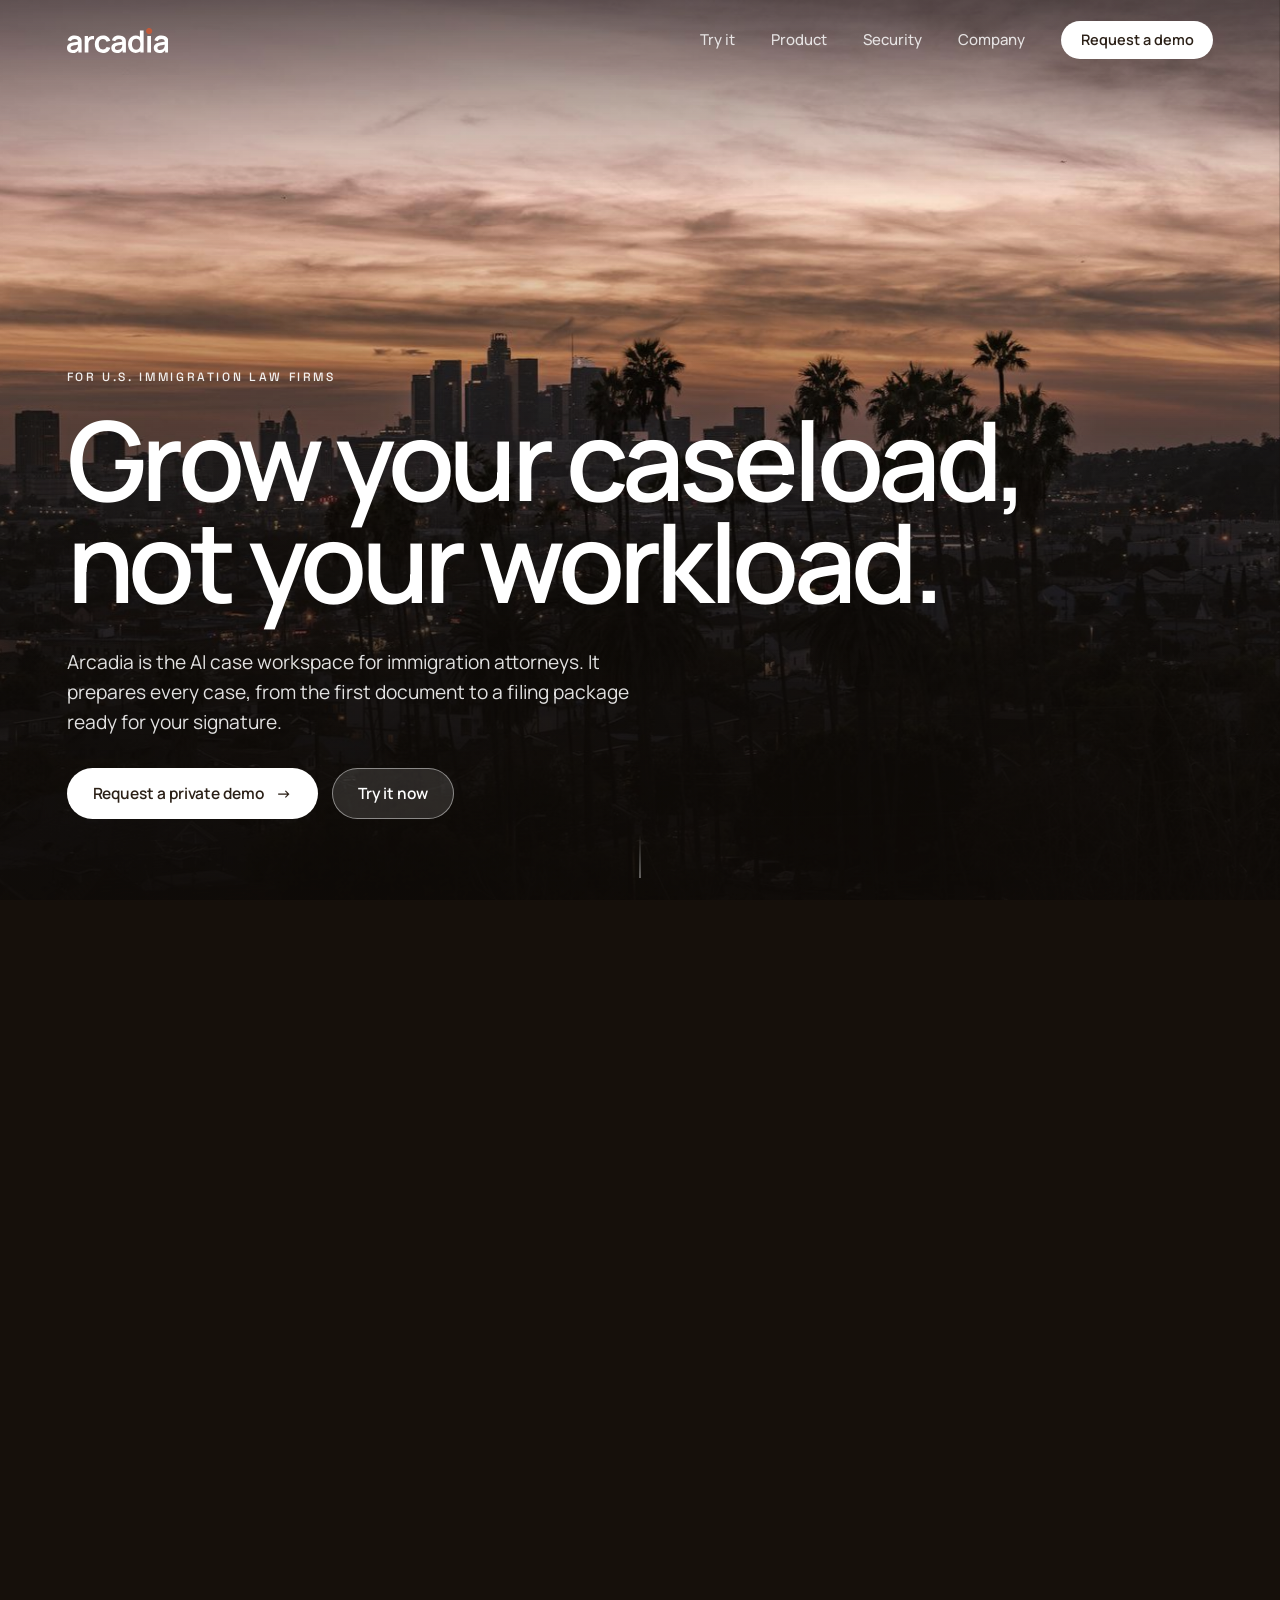
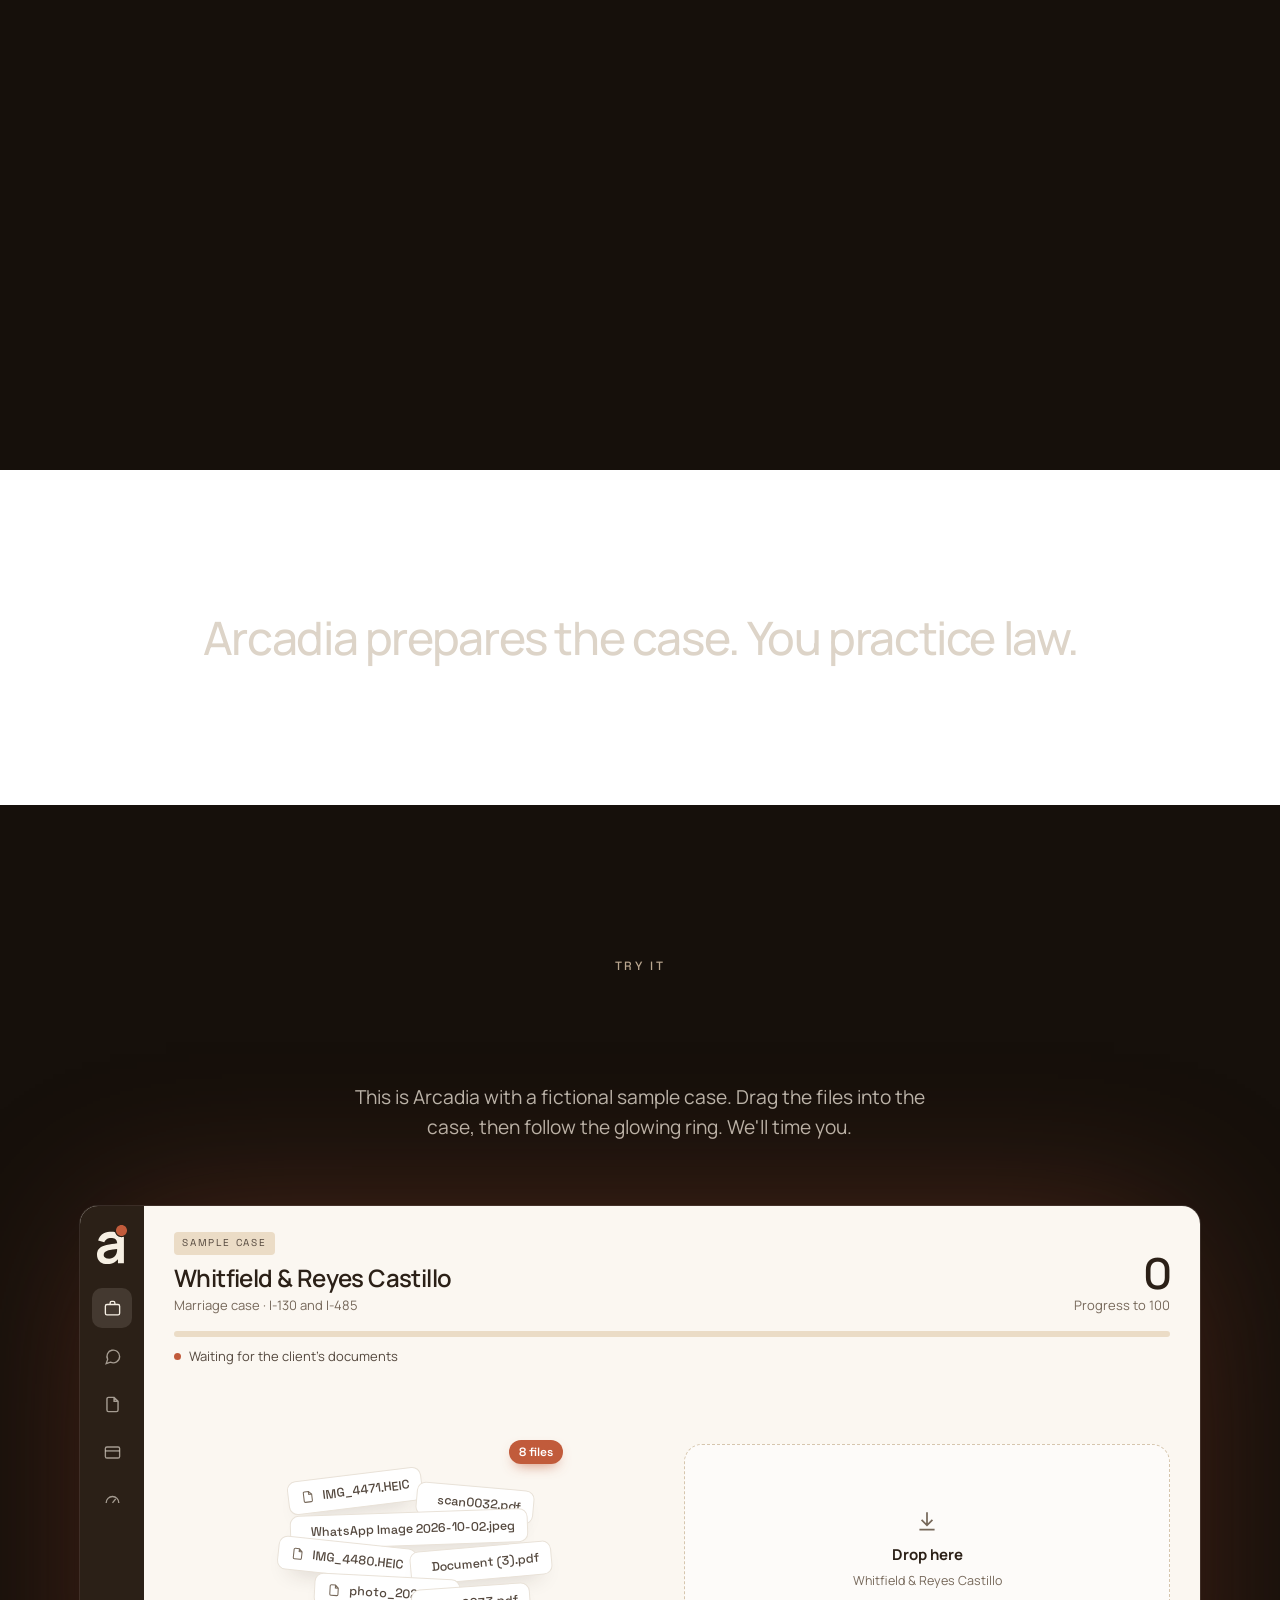
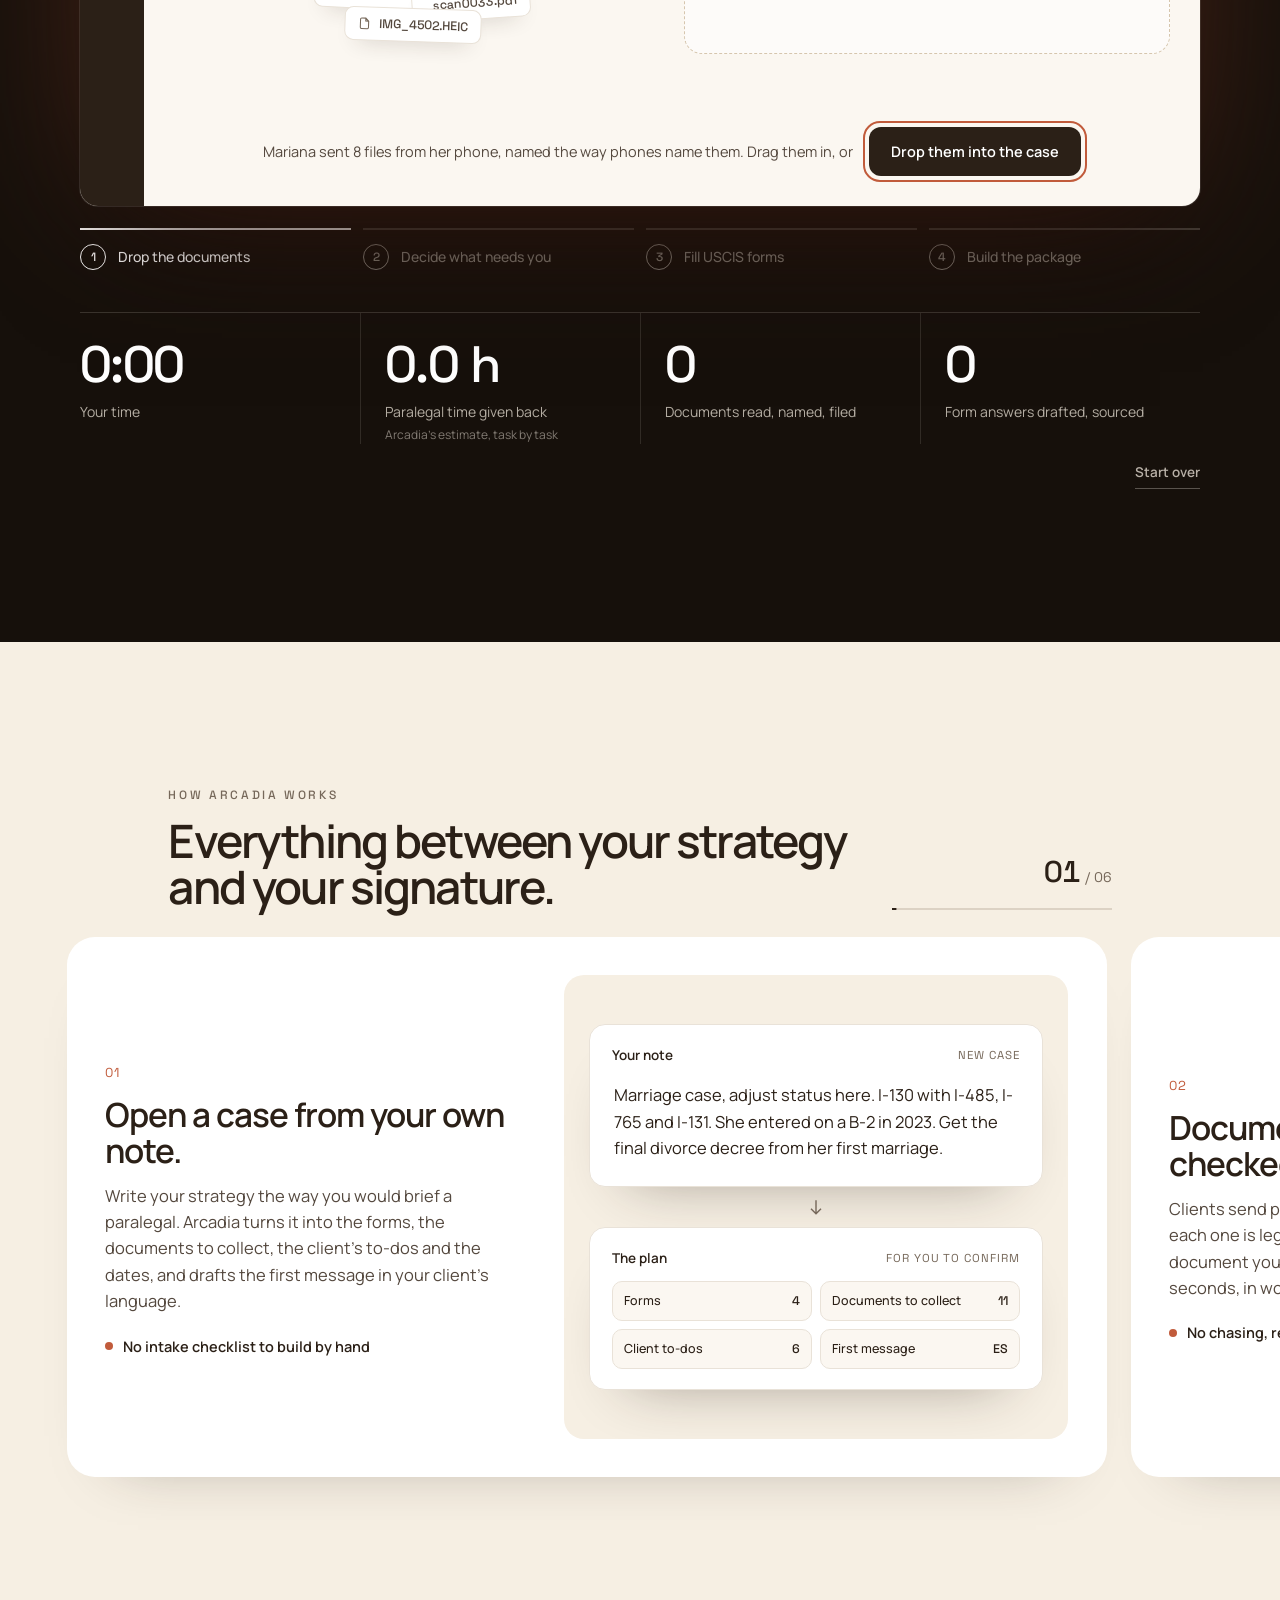
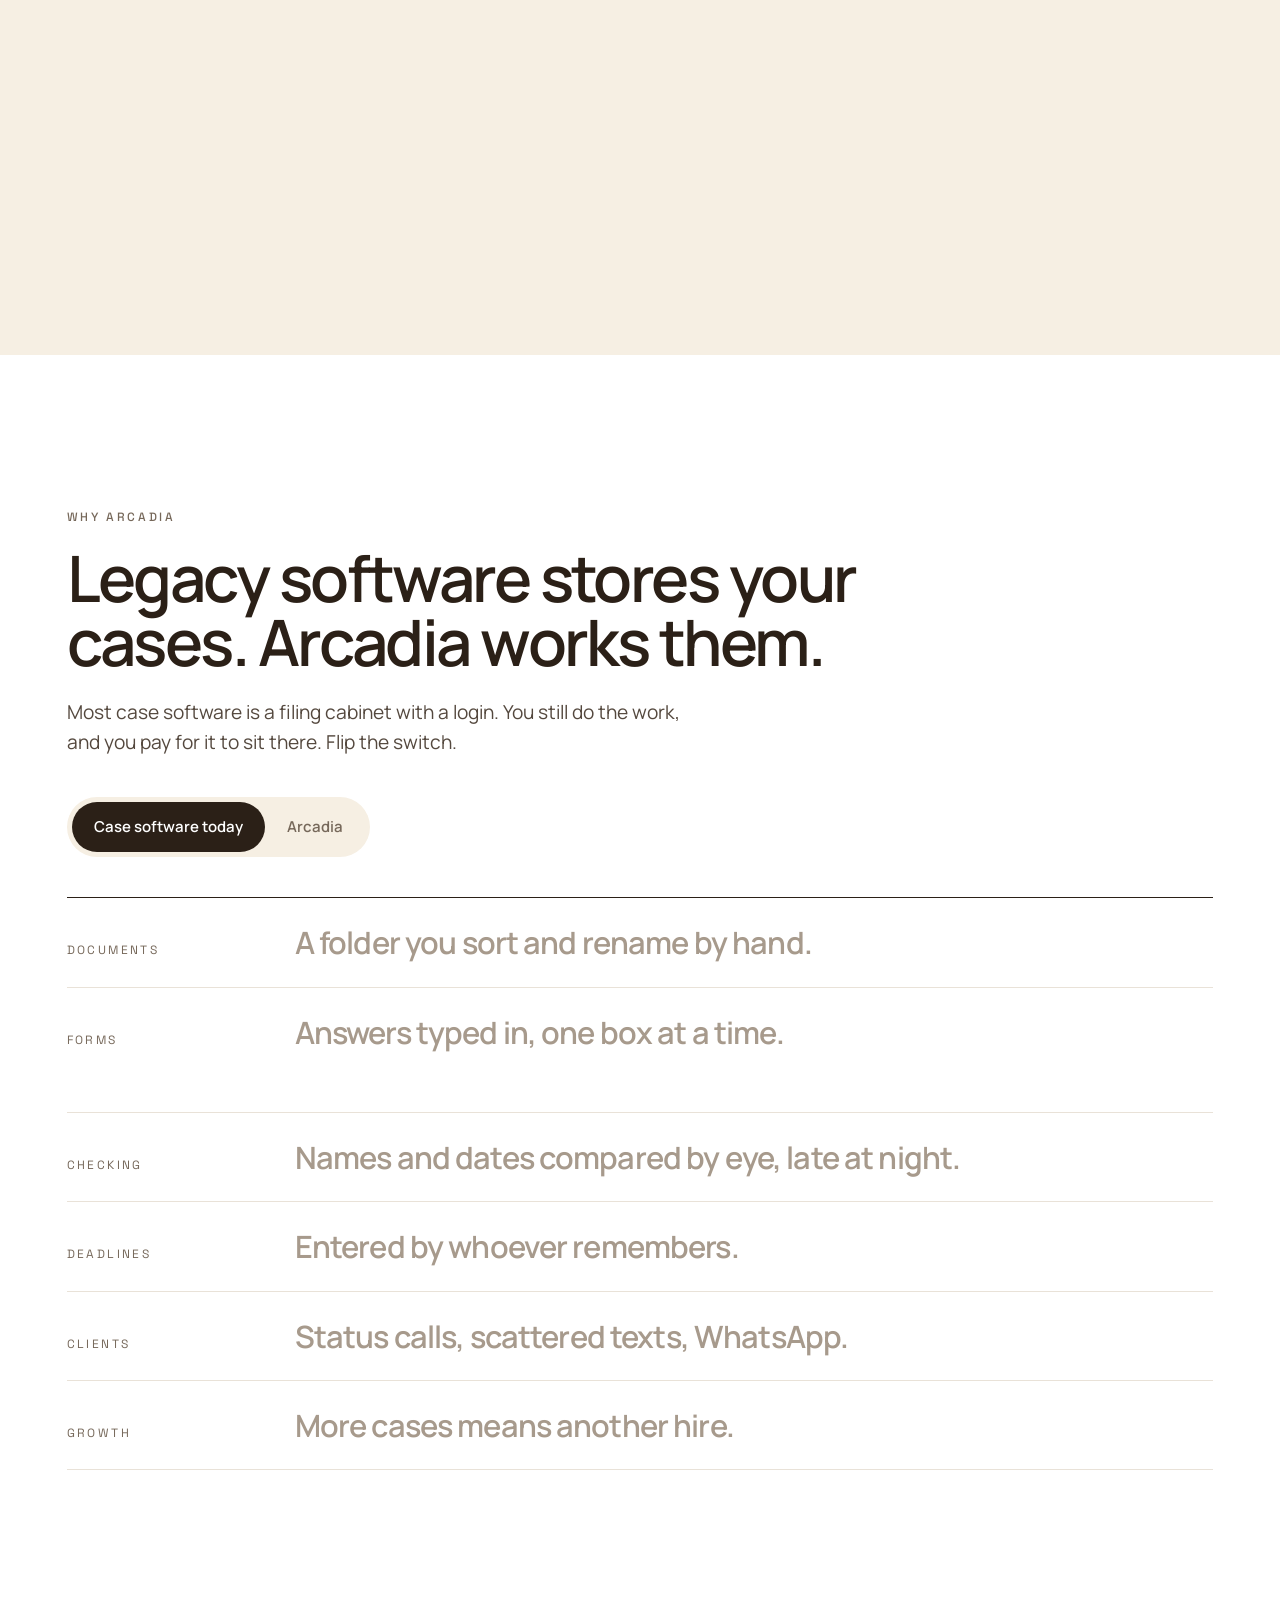
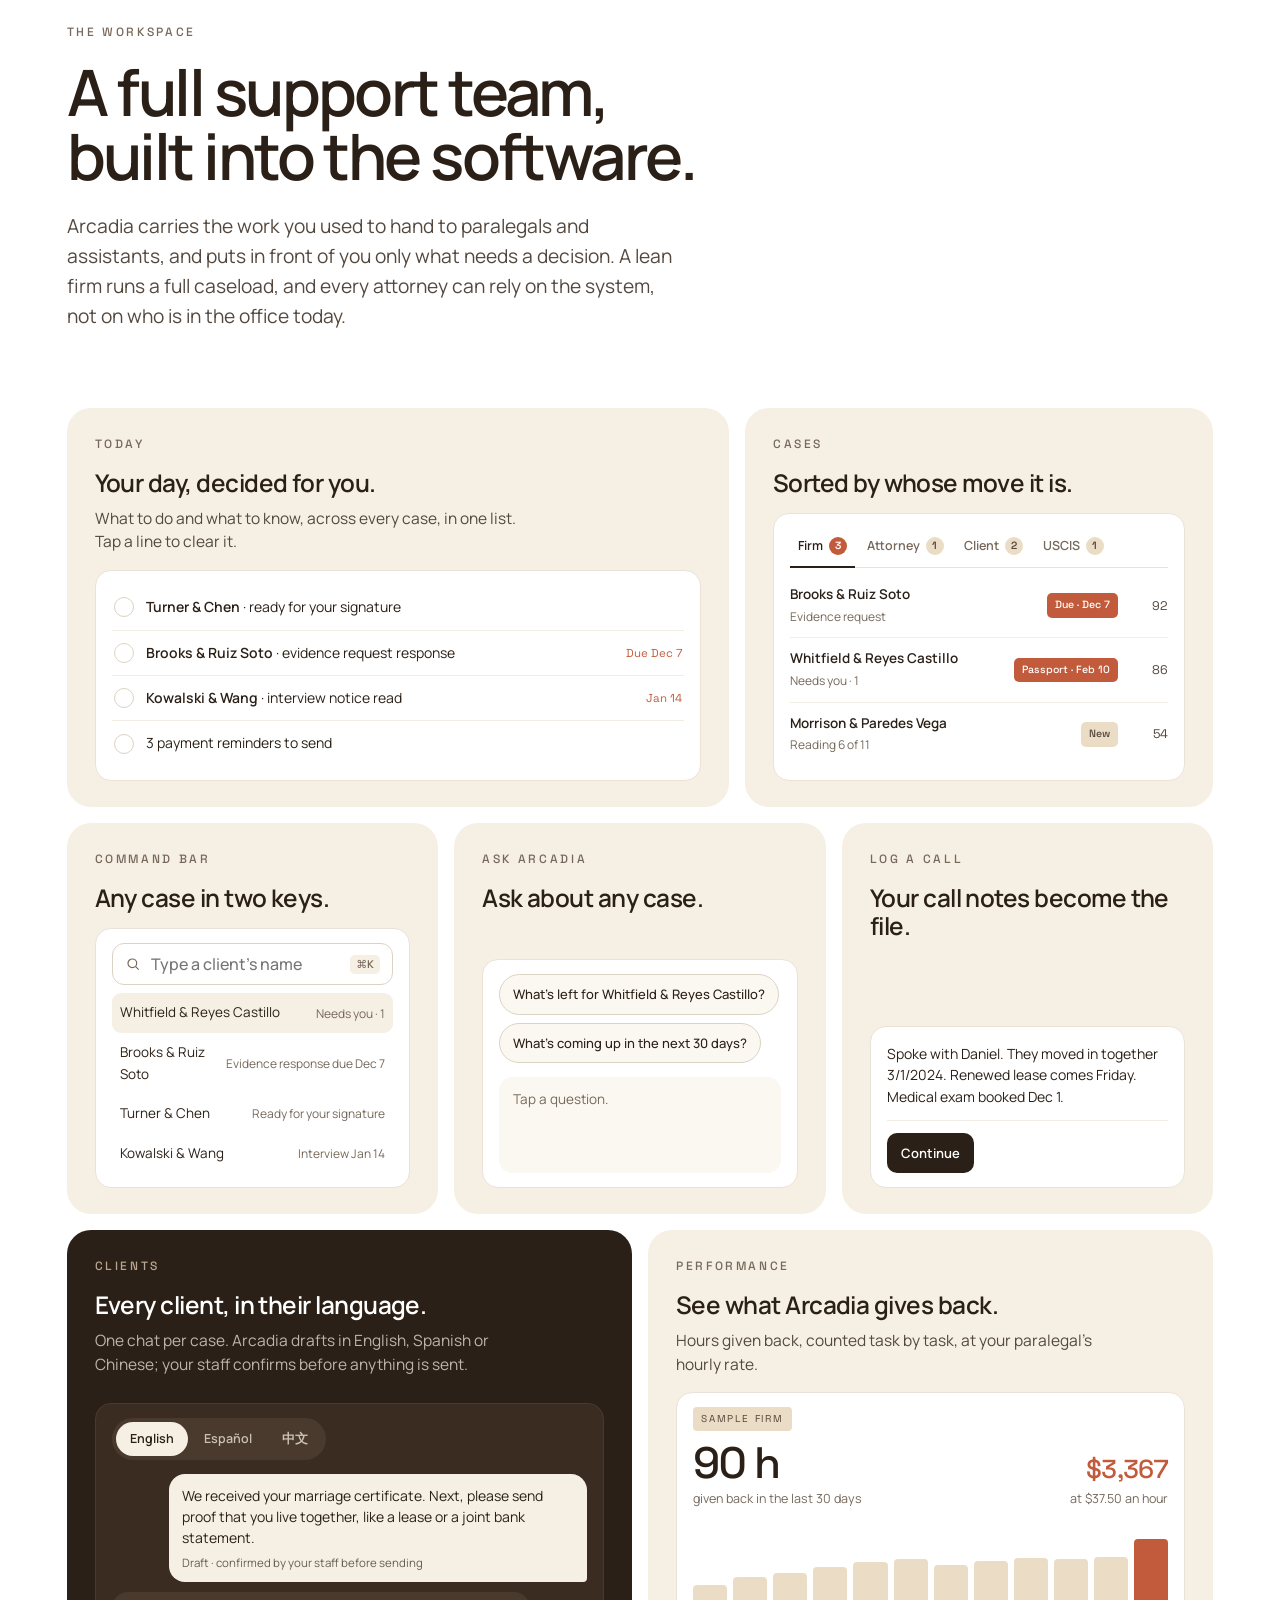
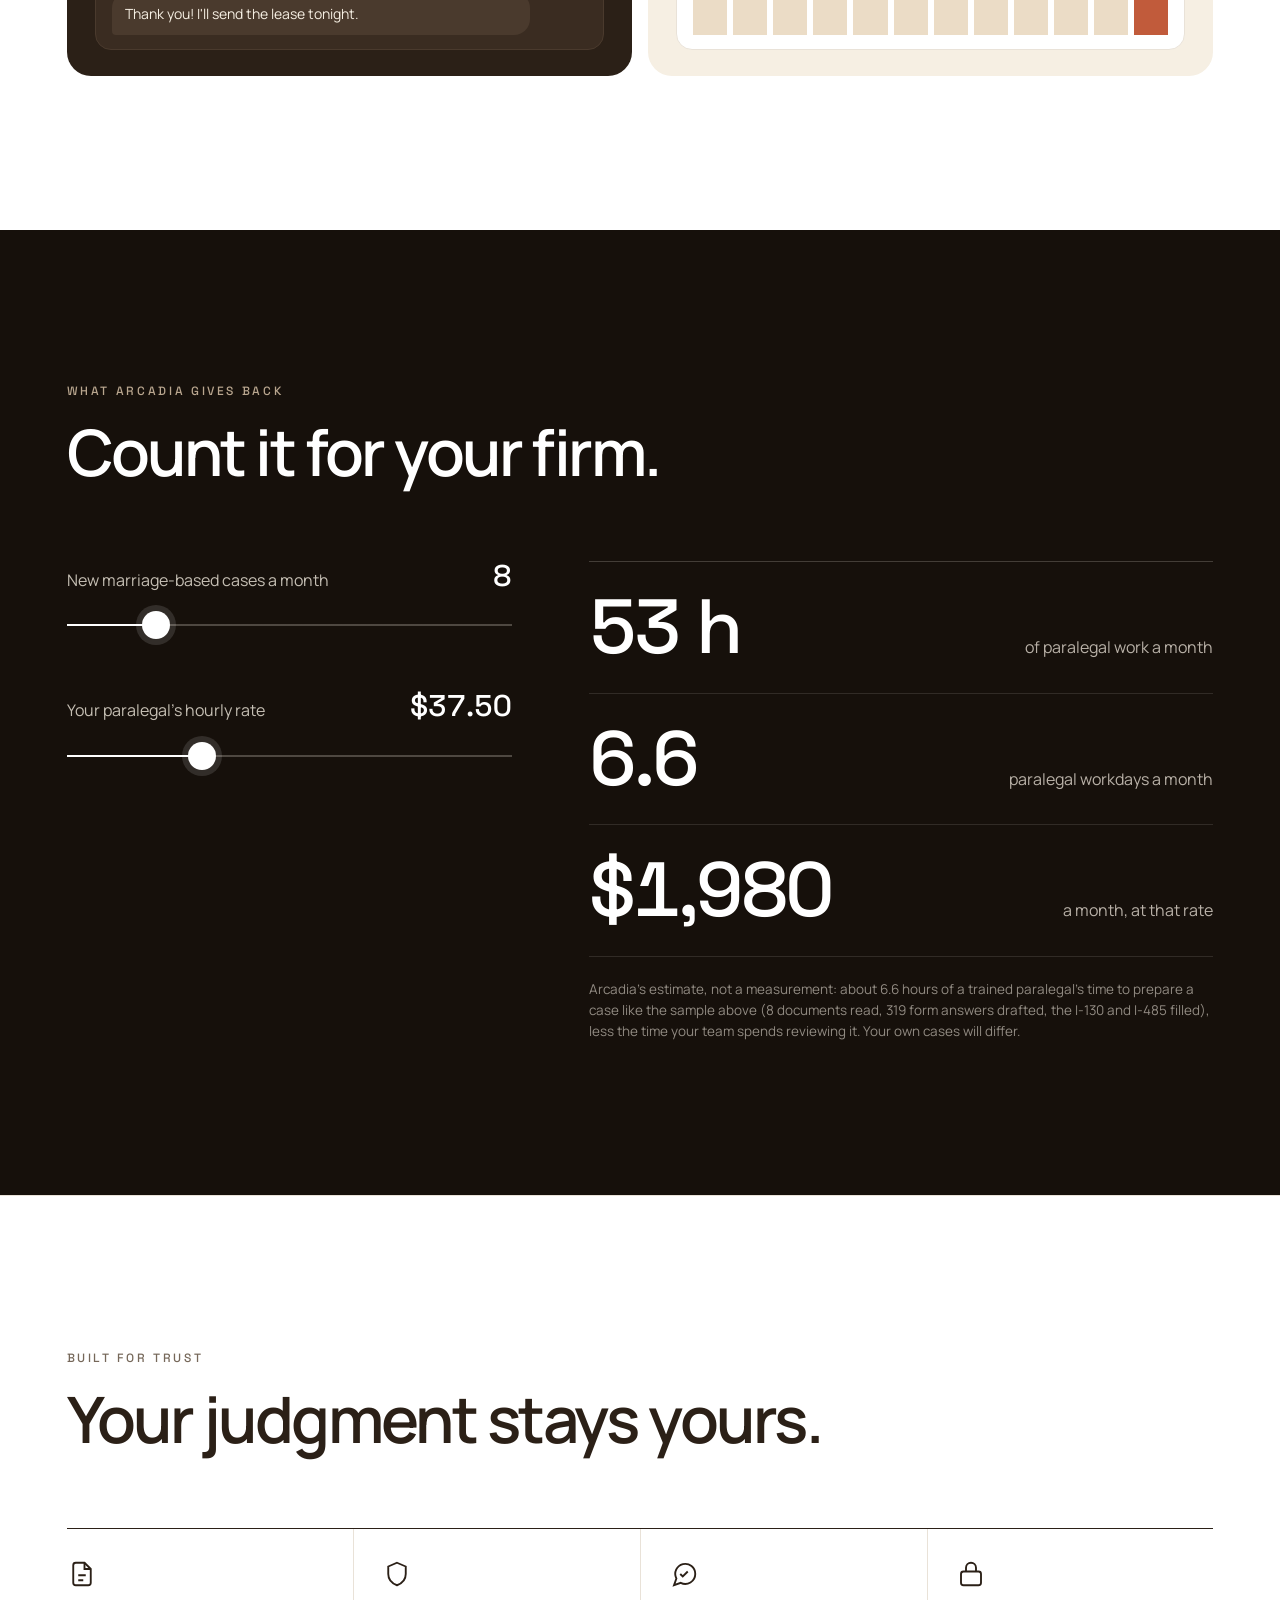
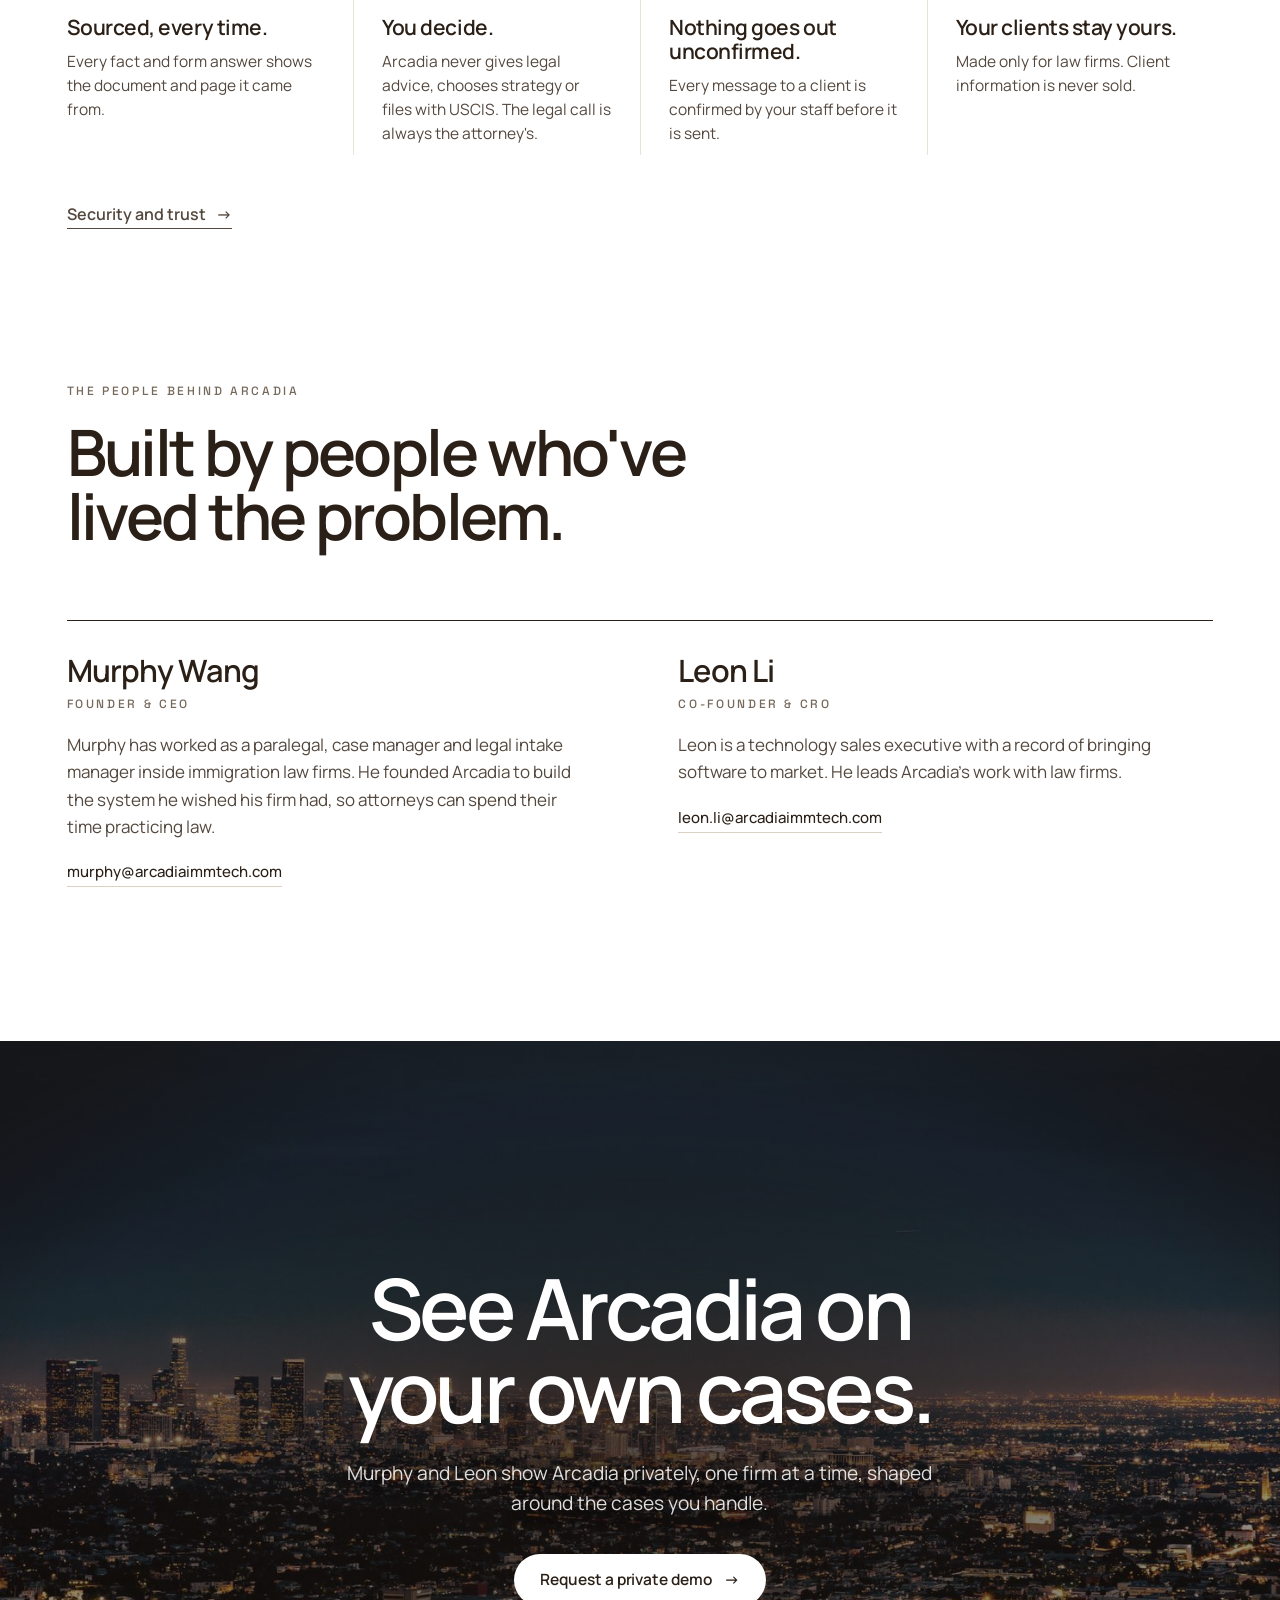
<file: index.html>
<!doctype html>
<html lang="en" class="no-js">
<head>
  <meta charset="utf-8">
  <title>Arcadia · The AI case workspace for immigration law firms</title>
  <meta name="description" content="Arcadia is the AI case workspace for U.S. immigration law firms. It prepares every case, from the first document to a filing package ready for the attorney's signature.">
  <meta name="viewport" content="width=device-width, initial-scale=1, viewport-fit=cover">
  <meta name="theme-color" content="#16100b">
  <meta name="format-detection" content="telephone=no">
  <link rel="icon" href="assets/favicon.png" type="image/png" sizes="64x64">
  <link rel="icon" href="assets/favicon.svg" type="image/svg+xml">
  <link rel="apple-touch-icon" href="assets/apple-touch-icon.png">
  <link rel="preload" href="assets/fonts/Manrope-Variable.ttf" as="font" type="font/ttf" crossorigin>
  <link rel="preload" href="assets/img/photo/la-dusk-2400.jpg" as="image" imagesrcset="assets/img/photo/la-dusk-960.jpg 960w, assets/img/photo/la-dusk-1600.jpg 1600w, assets/img/photo/la-dusk-2400.jpg 2400w" imagesizes="100vw">
  <link rel="stylesheet" href="assets/styles.css">
  <link rel="stylesheet" href="assets/home.css">
  <script>document.documentElement.className = "js";</script>
  <meta property="og:title" content="Arcadia · The AI case workspace for immigration law firms">
  <meta property="og:description" content="Grow your caseload, not your workload.">
  <meta property="og:type" content="website">
  <meta property="og:url" content="https://arcadiaimmtech.com/">
  <meta property="og:image" content="https://arcadiaimmtech.com/assets/og.jpg">
  <meta name="twitter:card" content="summary_large_image">
</head>
<body data-hero="dark" data-page="index">
  <a class="skip" href="#main">Skip to content</a>
  <svg width="0" height="0" style="position:absolute" aria-hidden="true">
    <symbol id="i-file" viewBox="0 0 24 24"><path fill="none" stroke="currentColor" stroke-width="1.8" d="M14 3H7a2 2 0 0 0-2 2v14a2 2 0 0 0 2 2h10a2 2 0 0 0 2-2V8zM14 3v5h5"/></symbol>
    <symbol id="i-doc" viewBox="0 0 24 24"><path fill="none" stroke="currentColor" stroke-width="1.8" d="M14 3H7a2 2 0 0 0-2 2v14a2 2 0 0 0 2 2h10a2 2 0 0 0 2-2V8zM14 3v5h5M9 13h6M9 17h4"/></symbol>
  </svg>

  <header class="site">
    <div class="wrap bar">
      <a class="brand" href="index.html" aria-label="Arcadia, home"><svg viewBox="0 0 405.59 100" aria-hidden="true"><use href="assets/brand/sprite.svg#wordmark"/></svg></a>
      <a class="btn cta-m" href="demo.html">Request a demo</a>
      <nav class="main" id="site-nav" aria-label="Main">
        <a href="#try">Try it</a>
        <a href="product.html">Product</a>
        <a href="security.html">Security</a>
        <a href="company.html">Company</a>
        <a class="btn" href="demo.html">Request a demo</a>
      </nav>
      <button class="menu" type="button" aria-controls="site-nav" aria-expanded="false"><span class="sr-only">Menu</span><i></i><i></i></button>
    </div>
  </header>

  <main id="main">

    <!-- The opening: the city at dusk stays in place while the product rises over it. -->
    <section class="intro" id="intro" aria-labelledby="hero-title">
      <div class="pin">
        <div class="intro-photo"><img src="assets/img/photo/la-dusk-2400.jpg" srcset="assets/img/photo/la-dusk-960.jpg 960w, assets/img/photo/la-dusk-1600.jpg 1600w, assets/img/photo/la-dusk-2400.jpg 2400w" sizes="100vw" alt="" width="2400" height="1440" fetchpriority="high"></div>
        <div class="intro-shade"></div>
        <div class="intro-dim"></div>
        <div class="intro-copy">
          <div class="wrap">
            <p class="label up">For U.S. immigration law firms</p>
            <h1 class="up u2" id="hero-title">Grow your caseload,<br class="br-d"> not your workload.</h1>
            <p class="sub up u3">Arcadia is the AI case workspace for immigration attorneys. It prepares every case, from the first document to a filing package ready for your signature.</p>
            <div class="actions up u3">
              <a class="btn btn-light" href="demo.html">Request a private demo <span class="arr" aria-hidden="true">&rarr;</span></a>
              <a class="btn btn-glass" href="#try">Try it now</a>
            </div>
          </div>
        </div>
        <div class="intro-product" aria-hidden="true">
          <div class="win"><img src="assets/img/product/workspace.jpg" alt="" width="1800" height="1125" decoding="async"></div>
          <p class="intro-cap"><b>Every case, prepared before you open it.</b><span>Arcadia, with a fictional sample case</span></p>
        </div>
        <span class="scrollcue" aria-hidden="true"></span>
      </div>
    </section>

    <section class="statement" aria-label="What Arcadia does">
      <div class="wrap">
        <p class="words">Arcadia prepares the case. You practice law.</p>
      </div>
    </section>

    <!-- Try it: a working miniature with a fictional sample case, timed. -->
    <section class="stage-sec" id="try" aria-labelledby="try-title">
      <div class="wrap">
        <div class="stage-head">
          <p class="label rv">Try it</p>
          <h2 class="rv d1" id="try-title">Prepare a case in four clicks.</h2>
          <p class="lede rv d2">This is Arcadia with a fictional sample case. Drag the files into the case, then follow the glowing ring. We'll time you.</p>
        </div>

        <div class="app app2 rv" id="taste" role="region" aria-label="A working miniature of Arcadia with a fictional sample case">
          <div class="rail" aria-hidden="true">
            <span class="mono"><svg viewBox="0 0 76.69 100"><use href="assets/brand/sprite.svg#monogram"/></svg></span>
            <span class="on"><svg viewBox="0 0 24 24" fill="none" stroke="currentColor" stroke-width="1.7"><rect x="3" y="7" width="18" height="13" rx="2"/><path d="M9 7V5a2 2 0 0 1 2-2h2a2 2 0 0 1 2 2v2"/></svg></span>
            <span><svg viewBox="0 0 24 24" fill="none" stroke="currentColor" stroke-width="1.7"><path d="M21 12a8 8 0 0 1-11.6 7.1L4 21l1.9-5.4A8 8 0 1 1 21 12z"/></svg></span>
            <span><svg viewBox="0 0 24 24"><use href="#i-file"/></svg></span>
            <span><svg viewBox="0 0 24 24" fill="none" stroke="currentColor" stroke-width="1.7"><rect x="3" y="5" width="18" height="14" rx="2"/><path d="M3 10h18"/></svg></span>
            <span><svg viewBox="0 0 24 24" fill="none" stroke="currentColor" stroke-width="1.7"><path d="M4 15a8 8 0 1 1 16 0"/><path d="M12 15l4-5"/></svg></span>
          </div>

          <div class="am">
            <div class="ah">
              <div><span class="chip-tag">Sample case</span><h3 class="sr-only">The sample case</h3><h4>Whitfield &amp; Reyes Castillo</h4><small>Marriage case · I-130 and I-485</small></div>
              <div class="score"><b id="pct">0</b><small>Progress to 100</small></div>
            </div>
            <div class="meter"><i id="meter"></i></div>
            <div class="status" aria-live="polite"><span class="d"></span><span id="status">Waiting for the client's documents</span></div>

            <div class="stage">
              <div class="pane on" data-pane="drop">
                <div class="drop2">
                  <div class="pile" id="pile" tabindex="0" role="button" aria-label="Eight files from the client's phone. Drag them into the case, or press Enter.">
                    <span class="file" style="--x:-62px;--y:-58px;--r:-7deg"><svg><use href="#i-file"/></svg>IMG_4471.HEIC</span>
                    <span class="file" style="--x:58px;--y:-46px;--r:5deg"><svg><use href="#i-file"/></svg>scan0032.pdf</span>
                    <span class="file" style="--x:-8px;--y:-20px;--r:-2deg"><svg><use href="#i-file"/></svg>WhatsApp Image 2026-10-02.jpeg</span>
                    <span class="file" style="--x:-70px;--y:10px;--r:6deg"><svg><use href="#i-file"/></svg>IMG_4480.HEIC</span>
                    <span class="file" style="--x:64px;--y:14px;--r:-5deg"><svg><use href="#i-file"/></svg>Document (3).pdf</span>
                    <span class="file" style="--x:-30px;--y:44px;--r:3deg"><svg><use href="#i-file"/></svg>photo_2026.jpg</span>
                    <span class="file" style="--x:54px;--y:54px;--r:-4deg"><svg><use href="#i-file"/></svg>scan0033.pdf</span>
                    <span class="file" style="--x:-4px;--y:76px;--r:2deg"><svg><use href="#i-file"/></svg>IMG_4502.HEIC</span>
                    <span class="pile-n">8 files</span>
                  </div>
                  <div class="target" id="target">
                    <svg viewBox="0 0 24 24" fill="none" stroke="currentColor" stroke-width="1.6" aria-hidden="true"><path d="M12 4v11M7 11l5 5 5-5M5 20h14"/></svg>
                    <b>Drop here</b>
                    <small>Whitfield &amp; Reyes Castillo</small>
                  </div>
                  <p class="drop-hint">Mariana sent 8 files from her phone, named the way phones name them. Drag them in, or <button class="hot" type="button" data-act="drop">Drop them into the case</button></p>
                </div>
              </div>
              <div class="pane" data-pane="read">
                <div class="reads">
                  <div class="rr"><span class="ic"><svg><use href="#i-doc"/></svg></span><div><b>Passport · Mariana Reyes Castillo</b><small>was IMG_4471.HEIC · 2 pages</small></div><span class="st"></span></div>
                  <div class="rr"><span class="ic"><svg><use href="#i-doc"/></svg></span><div><b>Birth certificate</b><small>was scan0032.pdf · 1 page</small></div><span class="st"></span></div>
                  <div class="rr"><span class="ic"><svg><use href="#i-doc"/></svg></span><div><b>Marriage certificate</b><small>was WhatsApp Image 2026-10-02.jpeg</small></div><span class="st"></span></div>
                  <div class="rr"><span class="ic"><svg><use href="#i-doc"/></svg></span><div><b>Form I-94 · arrival record</b><small>was IMG_4480.HEIC · 1 page</small></div><span class="st"></span></div>
                  <div class="rr"><span class="ic"><svg><use href="#i-doc"/></svg></span><div><b>Divorce judgment</b><small>was Document (3).pdf · 2 pages</small></div><span class="st"></span></div>
                  <div class="rr"><span class="ic"><svg><use href="#i-doc"/></svg></span><div><b>Joint lease</b><small>was photo_2026.jpg · 1 page</small></div><span class="st"></span></div>
                  <div class="rr"><span class="ic"><svg><use href="#i-doc"/></svg></span><div><b>Joint bank statement</b><small>was scan0033.pdf · 3 pages</small></div><span class="st"></span></div>
                  <div class="rr"><span class="ic"><svg><use href="#i-doc"/></svg></span><div><b>Passport photos</b><small>was IMG_4502.HEIC · 2 photos</small></div><span class="st"></span></div>
                </div>
                <div class="rsum" id="rsum"><span class="d"></span>Every name, date and address compared across 8 documents. One thing needs you.</div>
              </div>

              <div class="pane" data-pane="review">
                <div class="review">
                  <div class="doc">
                    <div class="dh"><span id="docName">Divorce judgment</span><small id="docPage">page 2 of 2</small></div>
                    <div class="sheet" id="sheetDiv" aria-hidden="true">
                      <div class="ttl">JUDGMENT OF DISSOLUTION</div>
                      <i style="width:70%"></i><i style="width:52%"></i><i style="width:64%"></i>
                      <div class="hl"><span>Date entered</span><span>08/02/2025</span></div>
                      <i style="width:76%"></i><i style="width:44%"></i><i style="width:68%"></i><i style="width:58%"></i><i style="width:36%"></i>
                      <span class="wm">SAMPLE – NOT A REAL DOCUMENT</span>
                    </div>
                    <div class="sheet" id="sheetMar" aria-hidden="true" hidden>
                      <div class="ttl">CERTIFICATE OF MARRIAGE</div>
                      <i style="width:60%"></i><i style="width:74%"></i>
                      <div class="hl"><span>Date of marriage</span><span>06/14/2025</span></div>
                      <i style="width:48%"></i><i style="width:70%"></i><i style="width:62%"></i><i style="width:40%"></i><i style="width:66%"></i><i style="width:52%"></i>
                      <span class="wm">SAMPLE – NOT A REAL DOCUMENT</span>
                    </div>
                  </div>
                  <div class="need" id="need">
                    <span class="label" style="font-size:10.5px">Needs you · 1</span>
                    <div class="nt"><span class="d"></span><b>Prior marriage ends after the marriage date</b></div>
                    <p>The divorce judgment (p.2) shows the prior marriage ending on Aug 2, 2025, after the marriage date of Jun 14, 2025 on the marriage certificate (p.1).</p>
                    <div class="srcs">
                      <button class="src on" type="button" data-src="div" aria-pressed="true"><svg><use href="#i-file"/></svg>Divorce judgment · p.2</button>
                      <button class="src" type="button" data-src="mar" aria-pressed="false"><svg><use href="#i-file"/></svg>Marriage certificate · p.1</button>
                    </div>
                    <div class="acts">
                      <button class="hot" type="button" data-act="ok">Mark OK</button>
                      <button class="sec-btn" type="button" data-act="ask">Ask the client</button>
                    </div>
                    <div class="ask">
                      <div class="to"><span>To Mariana · in Spanish</span><span class="chip-tag">Draft translation</span></div>
                      <div class="bub" lang="es">Hola Mariana: ¿nos puede enviar la sentencia de divorcio final, con la fecha en que se registró? Gracias.<small lang="en">Hi Mariana: could you send the final divorce decree, with the date it was entered? Thank you.</small></div>
                      <div class="bub them hide" id="reply"><span lang="es">Aquí está la sentencia final.</span><small>Here is the final decree.</small><div class="att"><span class="ok"></span>Final divorce decree · 3 pages · legible, complete, the right document</div></div>
                      <button class="hot" type="button" data-act="send" style="align-self:flex-start">Confirm and send</button>
                    </div>
                    <div class="rec"><span class="ok"></span><span id="recText">Marked OK by you · attorney reviewed · just now</span></div>
                  </div>
                </div>
              </div>

              <div class="pane" data-pane="forms">
                <div class="fhead">
                  <p>On USCIS's own PDF forms, current edition. Signature boxes stay empty for ink.</p>
                  <button class="hot" type="button" data-act="fill" id="fillBtn">Fill USCIS forms</button>
                </div>
                <div class="forms">
                  <div class="form" id="f130">
                    <div class="fh"><b>Form I-130</b><span><span id="c130">0</span> answers</span></div>
                    <div class="fr"><small>Beneficiary · family name</small><span class="v" data-v="REYES CASTILLO"></span><span class="src">Passport · p.1</span></div>
                    <div class="fr"><small>Beneficiary · given name</small><span class="v" data-v="MARIANA ISABEL"></span><span class="src">Passport · p.1</span></div>
                    <div class="fr"><small>Date of marriage</small><span class="v" data-v="06/14/2025"></span><span class="src">Marriage cert. · p.1</span></div>
                    <div class="fr"><small>Petitioner · family name</small><span class="v" data-v="WHITFIELD"></span><span class="src">U.S. passport · p.1</span></div>
                  </div>
                  <div class="form" id="f485">
                    <div class="fh"><b>Form I-485</b><span><span id="c485">0</span> answers</span></div>
                    <div class="fr"><small>Family name</small><span class="v" data-v="REYES CASTILLO"></span><span class="src">Passport · p.1</span></div>
                    <div class="fr"><small>Date of birth</small><span class="v" data-v="04/18/1995"></span><span class="src">Birth cert. · p.1</span></div>
                    <div class="fr"><small>Date of last arrival</small><span class="v" data-v="09/04/2023"></span><span class="src">Form I-94 · p.1</span></div>
                    <div class="fr"><small>Status at last arrival</small><span class="v" data-v="B-2 VISITOR"></span><span class="src">Form I-94 · p.1</span></div>
                  </div>
                </div>
                <div class="ready" id="ready"><span class="ok"></span>Ready for your review and signature<small>319 answers, each one click from its page</small></div>
              </div>

              <div class="pane" data-pane="package">
                <div class="pkgwrap" id="pkgwrap">
                  <div class="pkg">
                    <div class="stack" aria-hidden="true">
                      <div class="sh" style="--k:0"><b>Cover letter</b><i style="width:80%"></i><i style="width:64%"></i><i style="width:72%"></i><span class="tb">1</span></div>
                      <div class="sh" style="--k:1"><b>Form G-28</b><i style="width:70%"></i><i style="width:54%"></i><span class="tb">2</span></div>
                      <div class="sh" style="--k:2"><b>Filing fees</b><i style="width:60%"></i><i style="width:40%"></i><span class="tb">3</span></div>
                      <div class="sh" style="--k:3"><b>Form I-130</b><i style="width:76%"></i><i style="width:58%"></i><span class="tb">4</span></div>
                      <div class="sh" style="--k:4"><b>Form I-485</b><i style="width:72%"></i><i style="width:66%"></i><span class="tb">5</span></div>
                      <div class="sh" style="--k:5"><b>Evidence · tabs A to H</b><i style="width:68%"></i><i style="width:50%"></i><span class="tb">6</span></div>
                    </div>
                    <div>
                      <ul class="plist" id="plist">
                        <li><span class="n">01</span><span>Cover letter</span><small>drafted</small></li>
                        <li><span class="n">02</span><span>Form G-28</span><small>from the firm</small></li>
                        <li><span class="n">03</span><span>Filing fees</span><small>counted</small></li>
                        <li><span class="n">04</span><span>Form I-130</span><small>160 answers</small></li>
                        <li><span class="n">05</span><span>Form I-485</span><small>159 answers</small></li>
                        <li><span class="n">06</span><span>Evidence, tabbed A to H</span><small>8 documents</small></li>
                      </ul>
                      <div class="pbadges" id="pbadges">
                        <span class="pb"><span class="ok"></span>6 places to sign, marked</span>
                        <span class="pb"><span class="ok"></span>In USCIS's order</span>
                        <span class="pb"><span class="ok"></span>Tracked until the receipt</span>
                      </div>
                    </div>
                  </div>
                  <div class="pkg-go" id="pkgGo"><button class="hot" type="button" data-act="build">Build the filing package</button></div>
                </div>
              </div>
            </div>
          </div>

          <div class="done-o" id="doneO">
            <div class="done-c">
              <div class="big-ok" aria-hidden="true"></div>
              <h3>Ready for your signature.</h3>
              <p>Your time: <b id="doneT">11 seconds</b>. A paralegal's: about <b id="doneH">6.6</b> hours.</p>
              <p class="fine">Arcadia's estimate, task by task. Sample case, fictional people.</p>
              <div class="row">
                <a class="btn btn-dark" href="demo.html">See it on your cases <span class="arr" aria-hidden="true">&rarr;</span></a>
                <button class="btn btn-line" type="button" data-act="again">Start over</button>
              </div>
            </div>
          </div>
        </div>

        <ol class="steps" id="steps" aria-label="The four clicks">
          <li class="on"><span class="n">1</span>Drop the documents</li>
          <li><span class="n">2</span>Decide what needs you</li>
          <li><span class="n">3</span>Fill USCIS forms</li>
          <li><span class="n">4</span>Build the package</li>
        </ol>

        <div class="specs" aria-label="The sample case so far">
          <div><b id="tm">0:00</b><span>Your time</span></div>
          <div><b><span id="hrs">0.0</span> h</b><span>Paralegal time given back<em>Arcadia's estimate, task by task</em></span></div>
          <div><b id="tDocs">0</b><span>Documents read, named, filed</span></div>
          <div><b id="tAns">0</b><span>Form answers drafted, sourced</span></div>
        </div>
        <div class="again"><button type="button" data-act="again">Start over</button></div>
      </div>
    </section>

    <!-- How Arcadia works: six panels that move sideways as the page scrolls. -->
    <section class="story" id="how" aria-labelledby="how-title">
      <div class="story-pin">
        <div class="wrap story-head">
          <div>
            <p class="label">How Arcadia works</p>
            <h2 id="how-title">Everything between your strategy and your signature.</h2>
          </div>
          <div class="story-count" aria-hidden="true"><b id="storyN">01</b> / 06<div class="story-bar"><i id="storyBar"></i></div></div>
        </div>
        <div class="story-track" id="storyTrack">
          <article class="panel">
            <div><span class="n">01</span><h3>Open a case from your own note.</h3><p>Write your strategy the way you would brief a paralegal. Arcadia turns it into the forms, the documents to collect, the client's to-dos and the dates, and drafts the first message in your client's language.</p><span class="gain">No intake checklist to build by hand</span></div>
            <div class="vis" aria-hidden="true">
              <div style="width:100%">
                <div class="card">
                  <div class="ct">Your note<small>NEW CASE</small></div>
                  <p class="note-hand">Marriage case, adjust status here. I-130 with I-485, I-765 and I-131. She entered on a B-2 in 2023. Get the final divorce decree from her first marriage.</p>
                </div>
                <div class="arrow-d"><svg width="20" height="20" viewBox="0 0 24 24" fill="none" stroke="currentColor" stroke-width="1.7"><path d="M12 4v16M6 14l6 6 6-6"/></svg></div>
                <div class="card">
                  <div class="ct">The plan<small>FOR YOU TO CONFIRM</small></div>
                  <div class="grid2">
                    <span class="pill">Forms<b>4</b></span>
                    <span class="pill">Documents to collect<b>11</b></span>
                    <span class="pill">Client to-dos<b>6</b></span>
                    <span class="pill">First message<b>ES</b></span>
                  </div>
                </div>
              </div>
            </div>
          </article>
          <article class="panel">
            <div><span class="n">02</span><h3>Documents arrive named, checked and filed.</h3><p>Clients send photos from their phone. Arcadia checks each one is legible, complete, current and the document you asked for. A blurry page goes back in seconds, in words your firm set in advance.</p><span class="gain">No chasing, renaming or re-uploading</span></div>
            <div class="vis" aria-hidden="true">
              <div class="row2">
                <div class="phone">
                  <div style="font-size:12px;color:var(--ink-3);margin-bottom:10px">Chat with your firm</div>
                  <div class="photo-ph"></div>
                  <div style="font-size:12px;color:var(--ink-3);margin-top:8px;text-align:right">IMG_2291.jpg · sent</div>
                </div>
                <div class="card" style="flex:1">
                  <div class="ct">Upload check<small>IN SECONDS</small></div>
                  <div class="vline"><span class="ok"></span><span class="k">Legible</span><span class="v">Yes</span></div>
                  <div class="vline"><span class="ok"></span><span class="k">Complete</span><span class="v">All pages</span></div>
                  <div class="vline"><span class="ok"></span><span class="k">Document</span><span class="v">Birth certificate</span></div>
                  <div class="vline"><span class="ok"></span><span class="k">Person</span><span class="v">Mariana Reyes Castillo</span></div>
                  <div class="vline"><span class="ok"></span><span class="k">Filed to</span><span class="v">Whitfield &amp; Reyes Castillo</span></div>
                </div>
              </div>
            </div>
          </article>
          <article class="panel">
            <div><span class="n">03</span><h3>Every page read. Every fact cross-checked.</h3><p>Names, dates and addresses are compared across every document by tested code. When two papers disagree, it comes to you as one line with both pages a click away, before USCIS sees it.</p><span class="gain">The mismatch found on day one, not at the interview</span></div>
            <div class="vis" aria-hidden="true">
              <div class="card">
                <div class="ct">Cross-check<small>8 DOCUMENTS</small></div>
                <table class="cmp">
                  <tr><th>Fact</th><th>Passport</th><th>Marriage cert.</th><th>Questionnaire</th></tr>
                  <tr><td>Date of birth</td><td>04/18/1995</td><td>04/18/1995</td><td>04/18/1995</td></tr>
                  <tr><td>Place of birth</td><td>Guadalajara</td><td>Guadalajara</td><td>Guadalajara</td></tr>
                  <tr class="diff"><td>Family name</td><td>REYES CASTILLO</td><td class="bad">REYES CASTILO</td><td>REYES CASTILLO</td></tr>
                  <tr><td>Address</td><td>—</td><td>412 Alder St</td><td>412 Alder St</td></tr>
                </table>
                <div class="vline" style="margin-top:8px"><span class="x"></span><span>Name spelled differently on the marriage certificate (p.1). Confirm with the attorney.</span></div>
              </div>
            </div>
          </article>
          <article class="panel">
            <div><span class="n">04</span><h3>USCIS forms, drafted and sourced.</h3><p>The I-130 and I-485 are filled on USCIS's own PDF forms, current edition, from the documents, the questionnaire and your call notes. Only settled answers go in; signatures stay yours, in ink.</p><span class="gain">Hundreds of boxes you no longer type</span></div>
            <div class="vis" aria-hidden="true">
              <div class="card">
                <div class="ct">Form I-485<small>USCIS EDITION · DRAFT FOR REVIEW</small></div>
                <div class="vline"><span class="k">Family name</span><span class="v">REYES CASTILLO</span><span class="src">Passport · p.1</span></div>
                <div class="vline"><span class="k">Date of birth</span><span class="v">04/18/1995</span><span class="src">Birth cert. · p.1</span></div>
                <div class="vline"><span class="k">Last arrival</span><span class="v">09/04/2023</span><span class="src">Form I-94 · p.1</span></div>
                <div class="vline"><span class="k">Visa number</span><span class="v">from your call</span><span class="src">Call notes · Nov 4</span></div>
                <div class="vline"><span class="k">Signature</span><span class="v" style="color:var(--ink-3)">left empty for ink</span></div>
              </div>
            </div>
          </article>
          <article class="panel">
            <div><span class="n">05</span><h3>A package ready to sign and mail.</h3><p>Cover letter, G-28, fees, forms in USCIS's order and tabbed evidence, assembled for you. Arcadia marks every place to sign and checks each signed page came back.</p><span class="gain">Days, not weeks, to a complete filing</span></div>
            <div class="vis" aria-hidden="true">
              <div class="card">
                <div class="ct">Filing package<small>IN USCIS'S ORDER</small></div>
                <div class="vline"><span class="ok"></span><span>Cover letter</span></div>
                <div class="vline"><span class="ok"></span><span>Form G-28 and filing fees</span></div>
                <div class="vline"><span class="ok"></span><span>Forms I-130, I-485, I-765, I-131</span></div>
                <div class="vline"><span class="ok"></span><span>Evidence, tabbed A to H</span></div>
                <div class="vline"><span class="x"></span><span>2 signed pages to check back in</span><span class="src">Signature map</span></div>
              </div>
            </div>
          </article>
          <article class="panel">
            <div><span class="n">06</span><h3>Watched after filing.</h3><p>The parcel is tracked until the receipt notice. Every notice is read, every date goes on Today with your firm's lead time, and the next step is put in front of you when it's due.</p><span class="gain">No deadline living in someone's head</span></div>
            <div class="vis" aria-hidden="true">
              <div class="card">
                <div class="ct">After filing<small>WATCHED FOR YOU</small></div>
                <ul class="track">
                  <li class="done">Mailed<small>Nov 12</small></li>
                  <li class="done">Delivered to USCIS<small>Nov 14</small></li>
                  <li class="done">Receipt notices read<small>Nov 26</small></li>
                  <li class="now">Biometrics appointment, on Today<small>Dec 18</small></li>
                  <li>Interview notice<small>watched</small></li>
                </ul>
              </div>
            </div>
          </article>
        </div>
      </div>
    </section>

    <!-- Why Arcadia: flip legacy software to Arcadia. -->
    <section class="why2" id="why" aria-labelledby="why-title">
      <div class="wrap">
        <p class="label rv">Why Arcadia</p>
        <h2 class="rv d1" id="why-title">Legacy software stores your cases. Arcadia works them.</h2>
        <p class="lede rv d2">Most case software is a filing cabinet with a login. You still do the work, and you pay for it to sit there. Flip the switch.</p>
        <div class="switch rv d2" id="switch" role="group" aria-label="Compare">
          <span class="knob" aria-hidden="true"></span>
          <button type="button" data-side="old" aria-pressed="true">Case software today</button>
          <button type="button" data-side="new" aria-pressed="false">Arcadia</button>
        </div>
        <div class="flip" id="flip" data-side="old" aria-live="polite">
          <div class="frow" style="--i:0"><span class="t">Documents</span><div class="fv"><span class="old">A folder you sort and rename by hand.</span><span class="new">Every file read, named and filed to the right case.</span></div></div>
          <div class="frow" style="--i:1"><span class="t">Forms</span><div class="fv"><span class="old">Answers typed in, one box at a time.</span><span class="new">The I-130 and I-485 drafted on USCIS's own forms, every answer sourced.</span></div></div>
          <div class="frow" style="--i:2"><span class="t">Checking</span><div class="fv"><span class="old">Names and dates compared by eye, late at night.</span><span class="new">Every name, date and address compared by tested code.</span></div></div>
          <div class="frow" style="--i:3"><span class="t">Deadlines</span><div class="fv"><span class="old">Entered by whoever remembers.</span><span class="new">Read from every notice and put on Today.</span></div></div>
          <div class="frow" style="--i:4"><span class="t">Clients</span><div class="fv"><span class="old">Status calls, scattered texts, WhatsApp.</span><span class="new">One chat per case, in English, Spanish or Chinese.</span></div></div>
          <div class="frow" style="--i:5"><span class="t">Growth</span><div class="fv"><span class="old">More cases means another hire.</span><span class="new">More cases with the team you have.</span></div></div>
        </div>
      </div>
    </section>

    <!-- The workspace: tiles that respond -->
    <section class="ws" id="workspace" style="padding-top:0" aria-labelledby="ws-title">
      <div class="wrap">
        <div class="ws-head">
          <p class="label rv">The workspace</p>
          <h2 class="rv d1" id="ws-title">A full support team,<br class="br-d"> built into the software.</h2>
          <p class="lede rv d2">Arcadia carries the work you used to hand to paralegals and assistants, and puts in front of you only what needs a decision. A lean firm runs a full caseload, and every attorney can rely on the system, not on who is in the office today.</p>
        </div>

        <div class="bento">
          <article class="tile w7 rv">
            <p class="label">Today</p>
            <h3>Your day, decided for you.</h3>
            <p class="d">What to do and what to know, across every case, in one list. Tap a line to clear it.</p>
            <div class="mini" id="today">
              <button class="todo" type="button" aria-pressed="false"><span class="cb"></span><span class="t"><b>Turner &amp; Chen</b> · ready for your signature</span></button>
              <button class="todo" type="button" aria-pressed="false"><span class="cb"></span><span class="t"><b>Brooks &amp; Ruiz Soto</b> · evidence request response</span><span class="w">Due Dec 7</span></button>
              <button class="todo" type="button" aria-pressed="false"><span class="cb"></span><span class="t"><b>Kowalski &amp; Wang</b> · interview notice read</span><span class="w">Jan 14</span></button>
              <button class="todo" type="button" aria-pressed="false"><span class="cb"></span><span class="t">3 payment reminders to send</span></button>
            </div>
          </article>

          <article class="tile w5 rv d1">
            <p class="label">Cases</p>
            <h3>Sorted by whose move it is.</h3>
            <div class="mini">
              <div class="tabs" id="ctabs" role="tablist">
                <button class="on" type="button" role="tab" aria-selected="true" data-l="0">Firm <span class="ct">3</span></button>
                <button type="button" role="tab" aria-selected="false" data-l="1">Attorney <span class="ct">1</span></button>
                <button type="button" role="tab" aria-selected="false" data-l="2">Client <span class="ct">2</span></button>
                <button type="button" role="tab" aria-selected="false" data-l="3">USCIS <span class="ct">1</span></button>
              </div>
              <div class="clist on">
                <div class="crow"><div><b>Brooks &amp; Ruiz Soto</b><small>Evidence request</small></div><span class="due">Due · Dec 7</span><span class="p">92</span></div>
                <div class="crow"><div><b>Whitfield &amp; Reyes Castillo</b><small>Needs you · 1</small></div><span class="due">Passport · Feb 10</span><span class="p">86</span></div>
                <div class="crow"><div><b>Morrison &amp; Paredes Vega</b><small>Reading 6 of 11</small></div><span class="due calm">New</span><span class="p">54</span></div>
              </div>
              <div class="clist">
                <div class="crow"><div><b>Turner &amp; Chen</b><small>Ready for your signature</small></div><span class="due calm">Today</span><span class="p">100</span></div>
              </div>
              <div class="clist">
                <div class="crow"><div><b>Novak &amp; Ibarra</b><small>2 documents requested</small></div><span class="due calm">Asked Nov 6</span><span class="p">62</span></div>
                <div class="crow"><div><b>Haddad &amp; Moreno</b><small>Questionnaire sent</small></div><span class="due calm">Asked Nov 9</span><span class="p">40</span></div>
              </div>
              <div class="clist">
                <div class="crow"><div><b>Kowalski &amp; Wang</b><small>Interview scheduled</small></div><span class="due calm">Jan 14</span><span class="p">100</span></div>
              </div>
            </div>
          </article>

          <article class="tile rv">
            <p class="label">Command bar</p>
            <h3>Any case in two keys.</h3>
            <div class="mini">
              <label class="kbar"><svg viewBox="0 0 24 24" fill="none" stroke="currentColor" stroke-width="1.8" aria-hidden="true"><circle cx="11" cy="11" r="6.5"/><path d="M16 16l4.5 4.5"/></svg><span class="sr-only">Find a case</span><input id="kin" type="text" placeholder="Type a client's name" autocomplete="off" spellcheck="false" aria-controls="kres"><kbd>⌘K</kbd></label>
              <ul class="kres" id="kres" role="listbox" aria-label="Matching cases"></ul>
            </div>
          </article>

          <article class="tile rv d1">
            <p class="label">Ask Arcadia</p>
            <h3>Ask about any case.</h3>
            <div class="mini q" id="askq">
              <button class="qb" type="button" data-a="0">What's left for Whitfield &amp; Reyes Castillo?</button>
              <button class="qb" type="button" data-a="1">What's coming up in the next 30 days?</button>
              <div class="ans" id="ans" aria-live="polite"><span class="muted">Tap a question.</span></div>
            </div>
          </article>

          <article class="tile rv d2">
            <p class="label">Log a call</p>
            <h3>Your call notes become the file.</h3>
            <div class="mini" id="call">
              <p class="callnote">Spoke with Daniel. They moved in together 3/1/2024. Renewed lease comes Friday. Medical exam booked Dec 1.</p>
              <button class="cbtn" type="button">Continue</button>
              <div class="callout" aria-live="polite">
                <span class="pill"><span class="tg2">Form</span>I-130 · address since 03/01/2024</span>
                <span class="pill"><span class="tg2">To-do</span>Collect the renewed lease<b>Fri</b></span>
                <span class="pill"><span class="tg2">Date</span>Medical exam<b>Dec 1</b></span>
              </div>
            </div>
          </article>

          <article class="tile w6 ink rv">
            <p class="label">Clients</p>
            <h3>Every client, in their language.</h3>
            <p class="d">One chat per case. Arcadia drafts in English, Spanish or Chinese; your staff confirms before anything is sent.</p>
            <div class="mini">
              <div class="seg" id="lang"><button class="on" type="button" aria-pressed="true" data-g="en">English</button><button type="button" aria-pressed="false" data-g="es">Español</button><button type="button" aria-pressed="false" data-g="zh">中文</button></div>
              <div class="chat" aria-live="polite">
                <div class="m f" id="langMsg">We received your marriage certificate. Next, please send proof that you live together, like a lease or a joint bank statement.<small>Draft · confirmed by your staff before sending</small></div>
                <div class="m">Thank you! I'll send the lease tonight.</div>
              </div>
            </div>
          </article>

          <article class="tile w6 rv d1">
            <p class="label">Performance</p>
            <h3>See what Arcadia gives back.</h3>
            <p class="d">Hours given back, counted task by task, at your paralegal's hourly rate.</p>
            <div class="mini" id="perf">
              <div class="perf">
                <div><span class="chip-tag">Sample firm</span><br><b style="display:inline-block;margin-top:10px"><span id="perfH">90</span> h</b><small>given back in the last 30 days</small></div>
                <div class="m2"><b>$3,367</b><small>at $37.50 an hour</small></div>
              </div>
              <div class="bars" id="bars" aria-hidden="true"><i data-h="42"></i><i data-h="48"></i><i data-h="52"></i><i data-h="57"></i><i data-h="61"></i><i data-h="63"></i><i data-h="58"></i><i data-h="62"></i><i data-h="64"></i><i data-h="63"></i><i data-h="65"></i><i data-h="80"></i></div>
            </div>
          </article>
        </div>
      </div>
    </section>

    <!-- Count it for your firm -->
    <section class="calc" id="back" aria-labelledby="calc-title">
      <div class="wrap">
        <p class="label rv">What Arcadia gives back</p>
        <h2 class="rv d1" id="calc-title">Count it for your firm.</h2>
        <div class="calc-grid">
          <div class="rv">
            <div class="ctl">
              <div class="ctl-top"><label for="cCases">New marriage-based cases a month</label><output id="cCasesOut" for="cCases">8</output></div>
              <input id="cCases" type="range" min="1" max="40" step="1" value="8">
            </div>
            <div class="ctl">
              <div class="ctl-top"><label for="cRate">Your paralegal's hourly rate</label><output id="cRateOut" for="cRate">$37.50</output></div>
              <input id="cRate" type="range" min="20" max="80" step="2.5" value="37.5">
            </div>
          </div>
          <div class="rv d1" aria-live="polite">
            <div class="outs">
              <div class="out first"><b><span id="oHours">53</span> h</b><span>of paralegal work a month</span></div>
              <div class="out"><b id="oDays">6.6</b><span>paralegal workdays a month</span></div>
              <div class="out"><b id="oMoney">$1,980</b><span>a month, at that rate</span></div>
            </div>
            <p class="fine">Arcadia's estimate, not a measurement: about 6.6 hours of a trained paralegal's time to prepare a case like the sample above (8 documents read, 319 form answers drafted, the I-130 and I-485 filled), less the time your team spends reviewing it. Your own cases will differ.</p>
          </div>
        </div>
      </div>
    </section>

    <!-- Built for trust -->
    <section class="sec line" id="trust" aria-labelledby="trust-title">
      <div class="wrap">
        <p class="label rv">Built for trust</p>
        <h2 class="rv d1" id="trust-title" style="margin:20px 0 clamp(48px,6vw,80px)">Your judgment stays yours.</h2>
        <div class="quad">
          <div class="rv"><svg viewBox="0 0 24 24" fill="none" stroke="currentColor" stroke-width="1.5" aria-hidden="true"><path d="M14 3H7a2 2 0 0 0-2 2v14a2 2 0 0 0 2 2h10a2 2 0 0 0 2-2V8z"/><path d="M14 3v5h5M9 13h6M9 17h4"/></svg><h3>Sourced, every time.</h3><p>Every fact and form answer shows the document and page it came from.</p></div>
          <div class="rv d1"><svg viewBox="0 0 24 24" fill="none" stroke="currentColor" stroke-width="1.5" aria-hidden="true"><path d="M12 3l7 3v6c0 4.5-3 7.5-7 9-4-1.5-7-4.5-7-9V6z"/></svg><h3>You decide.</h3><p>Arcadia never gives legal advice, chooses strategy or files with USCIS. The legal call is always the attorney's.</p></div>
          <div class="rv d2"><svg viewBox="0 0 24 24" fill="none" stroke="currentColor" stroke-width="1.5" aria-hidden="true"><path d="M21 12a8 8 0 0 1-11.6 7.1L4 21l1.9-5.4A8 8 0 1 1 21 12z"/><path d="M9 12l2 2 4-4"/></svg><h3>Nothing goes out unconfirmed.</h3><p>Every message to a client is confirmed by your staff before it is sent.</p></div>
          <div class="rv d3"><svg viewBox="0 0 24 24" fill="none" stroke="currentColor" stroke-width="1.5" aria-hidden="true"><rect x="4" y="10" width="16" height="11" rx="2"/><path d="M8 10V7a4 4 0 0 1 8 0v3"/></svg><h3>Your clients stay yours.</h3><p>Made only for law firms. Client information is never sold.</p></div>
        </div>
        <p style="margin-top:44px" class="rv"><a class="link" href="security.html">Security and trust <span aria-hidden="true">&rarr;</span></a></p>
      </div>
    </section>

    <!-- The founders -->
    <section class="sec" id="people" style="padding-top:0" aria-labelledby="people-title">
      <div class="wrap">
        <p class="label rv">The people behind Arcadia</p>
        <h2 class="rv d1" id="people-title" style="margin-top:20px">Built by people who've<br class="br-d"> lived the problem.</h2>
        <div class="people">
          <div class="person rv">
            <h3>Murphy Wang</h3>
            <p class="label role">Founder &amp; CEO</p>
            <p class="bio">Murphy has worked as a paralegal, case manager and legal intake manager inside immigration law firms. He founded Arcadia to build the system he wished his firm had, so attorneys can spend their time practicing law.</p>
            <a class="mail" href="mailto:murphy@arcadiaimmtech.com">murphy@arcadiaimmtech.com</a>
          </div>
          <div class="person rv d1">
            <h3>Leon Li</h3>
            <p class="label role">Co-founder &amp; CRO</p>
            <p class="bio">Leon is a technology sales executive with a record of bringing software to market. He leads Arcadia's work with law firms.</p>
            <a class="mail" href="mailto:leon.li@arcadiaimmtech.com">leon.li@arcadiaimmtech.com</a>
          </div>
        </div>
      </div>
    </section>

    <!-- The closing: a city at night -->
    <section class="closing" aria-labelledby="close-title">
      <div class="bg" data-drift><img src="assets/img/photo/la-night-1600.jpg" srcset="assets/img/photo/la-night-960.jpg 960w, assets/img/photo/la-night-1600.jpg 1600w, assets/img/photo/la-night-2400.jpg 2400w" sizes="100vw" alt="" width="1600" height="1067" loading="lazy" decoding="async"></div>
      <div class="wrap center">
        <h2 class="rv" id="close-title">See Arcadia on<br class="br-d"> your own cases.</h2>
        <p class="lede rv d1">Murphy and Leon show Arcadia privately, one firm at a time, shaped around the cases you handle.</p>
        <div class="row rv d2"><a class="btn btn-light" href="demo.html">Request a private demo <span class="arr" aria-hidden="true">&rarr;</span></a></div>
      </div>
    </section>

  </main>

  <footer class="site-foot">
    <div class="wrap">
      <div class="foot">
        <div><a class="brand-f" href="index.html" aria-label="Arcadia, home"><svg viewBox="0 0 405.59 100" aria-hidden="true"><use href="assets/brand/sprite.svg#wordmark"/></svg></a><p class="motto">The AI case workspace for immigration law firms.</p></div>
        <nav aria-label="Product"><h2>Product</h2><a href="index.html#try">Try it</a><a href="product.html">Overview</a><a href="index.html#how">How it works</a><a href="security.html">Security and trust</a></nav>
        <nav aria-label="Company"><h2>Company</h2><a href="company.html">About Arcadia</a><a href="company.html#founders">Founders</a><a href="demo.html#faq">Questions</a></nav>
        <nav aria-label="Contact"><h2>Contact</h2><a href="demo.html">Request a demo</a><a href="mailto:murphy@arcadiaimmtech.com">murphy@arcadiaimmtech.com</a><a href="mailto:leon.li@arcadiaimmtech.com">leon.li@arcadiaimmtech.com</a></nav>
      </div>
      <div class="legal">
        <p>Arcadia is not a law firm and does not provide legal advice. It works for licensed immigration attorneys, who make every legal decision.</p>
        <p>&copy; 2026 Arcadia Immigration Technology, Inc. &middot; <a href="privacy.html">Privacy</a></p>
      </div>
    </div>
  </footer>

  <script src="assets/site.js"></script>
  <script src="assets/home.js"></script>
</body>
</html>
</file>
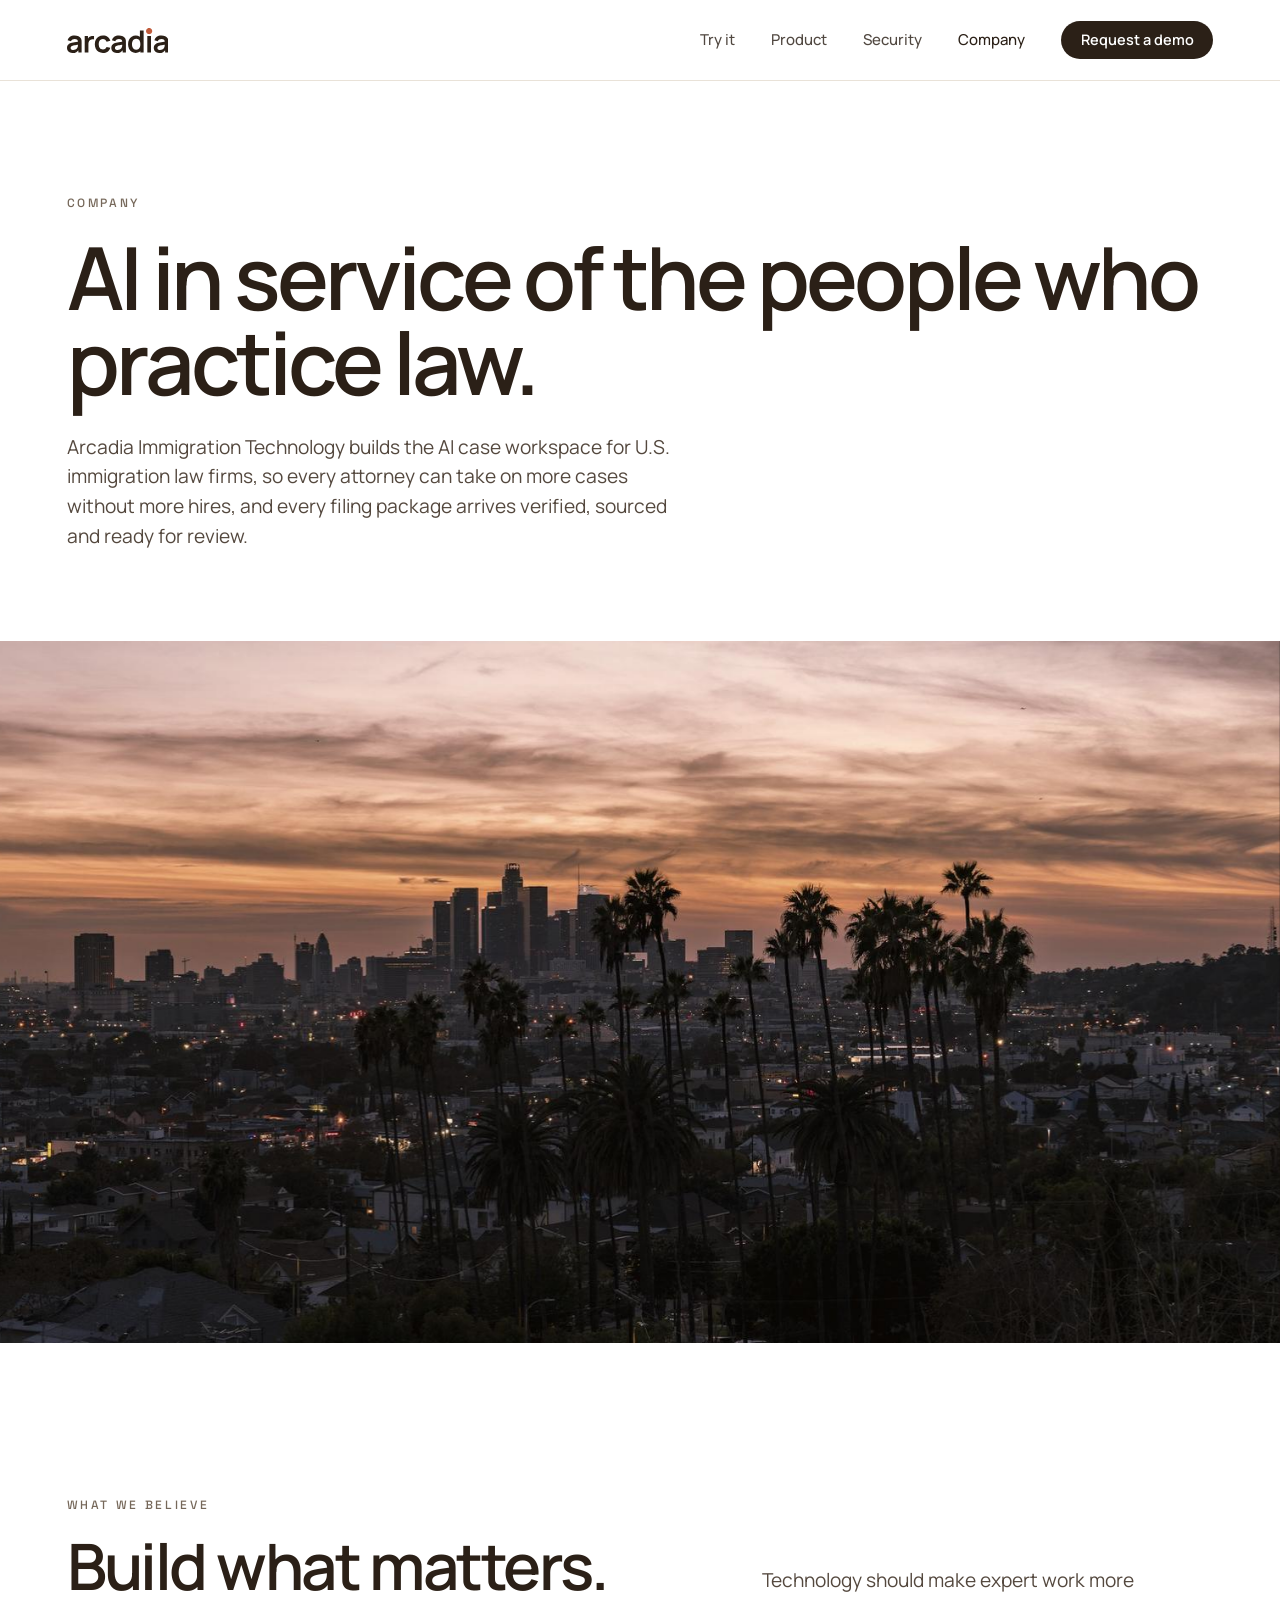
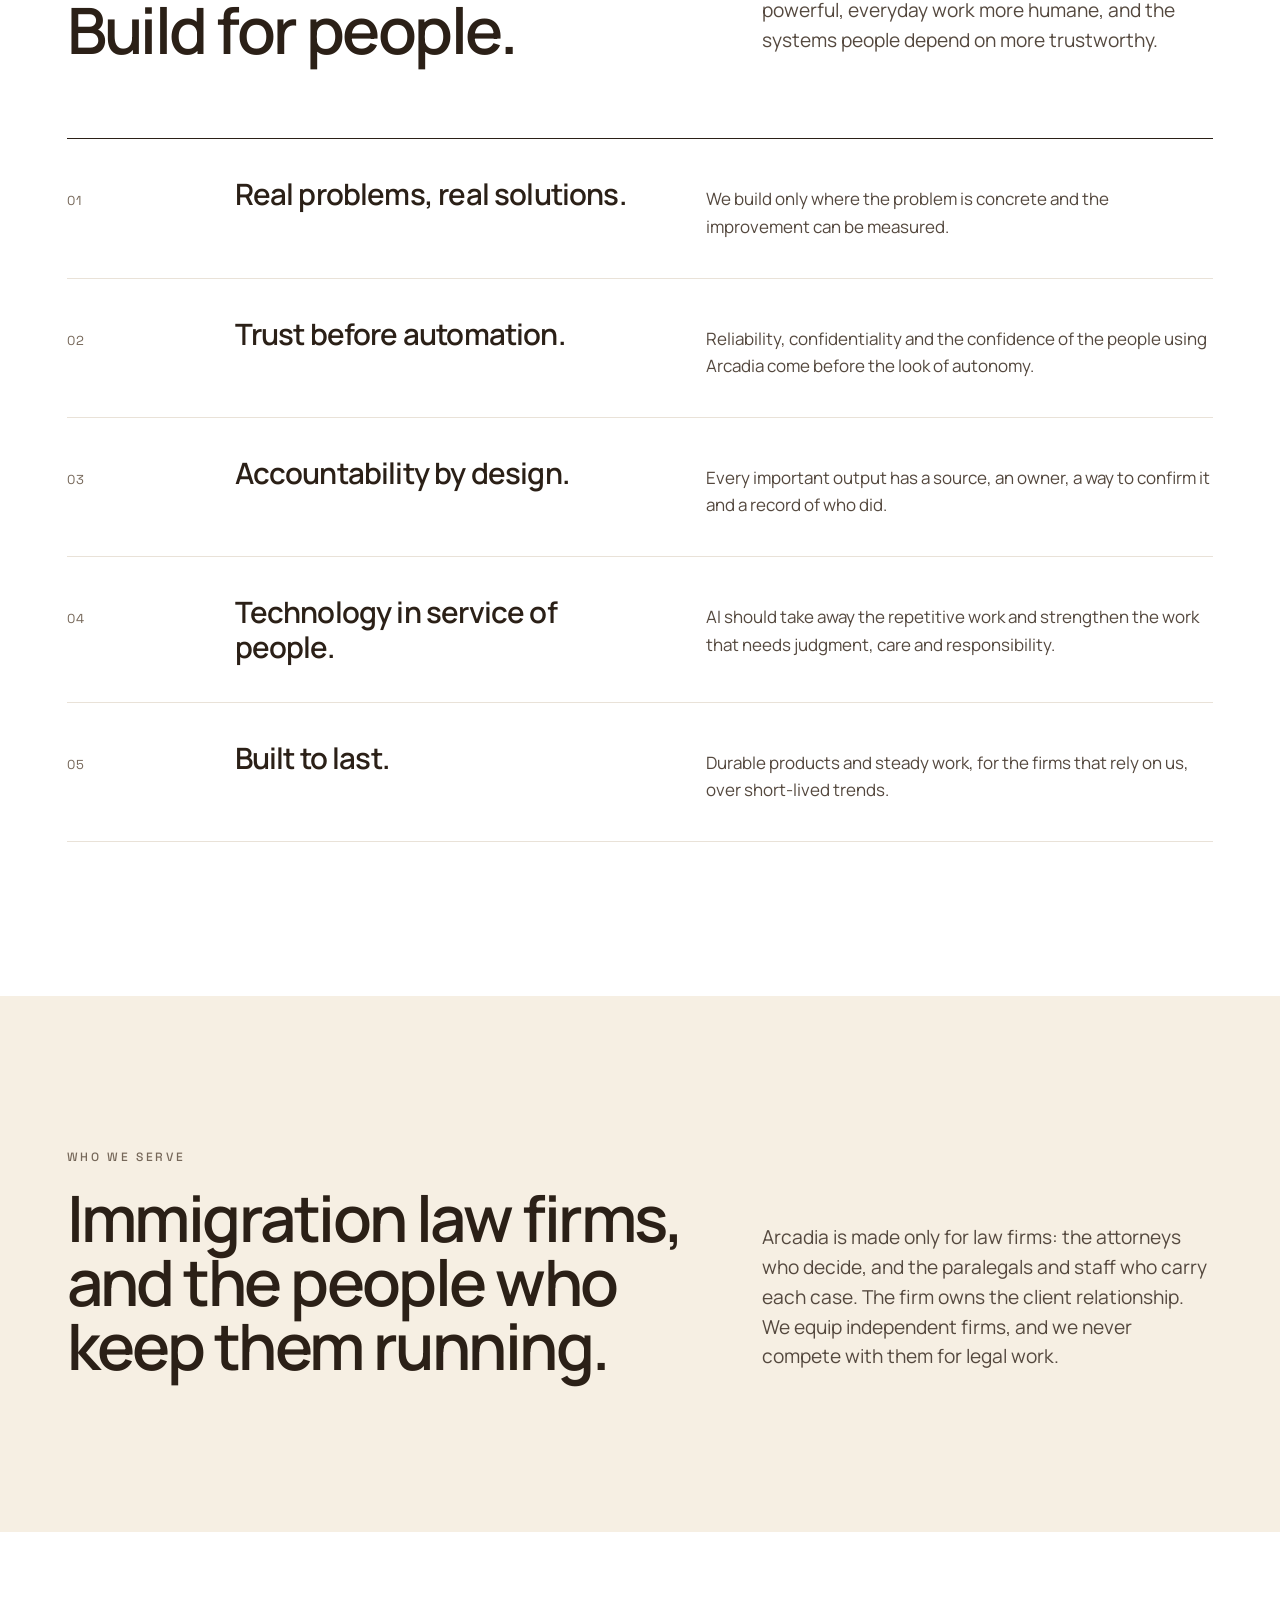
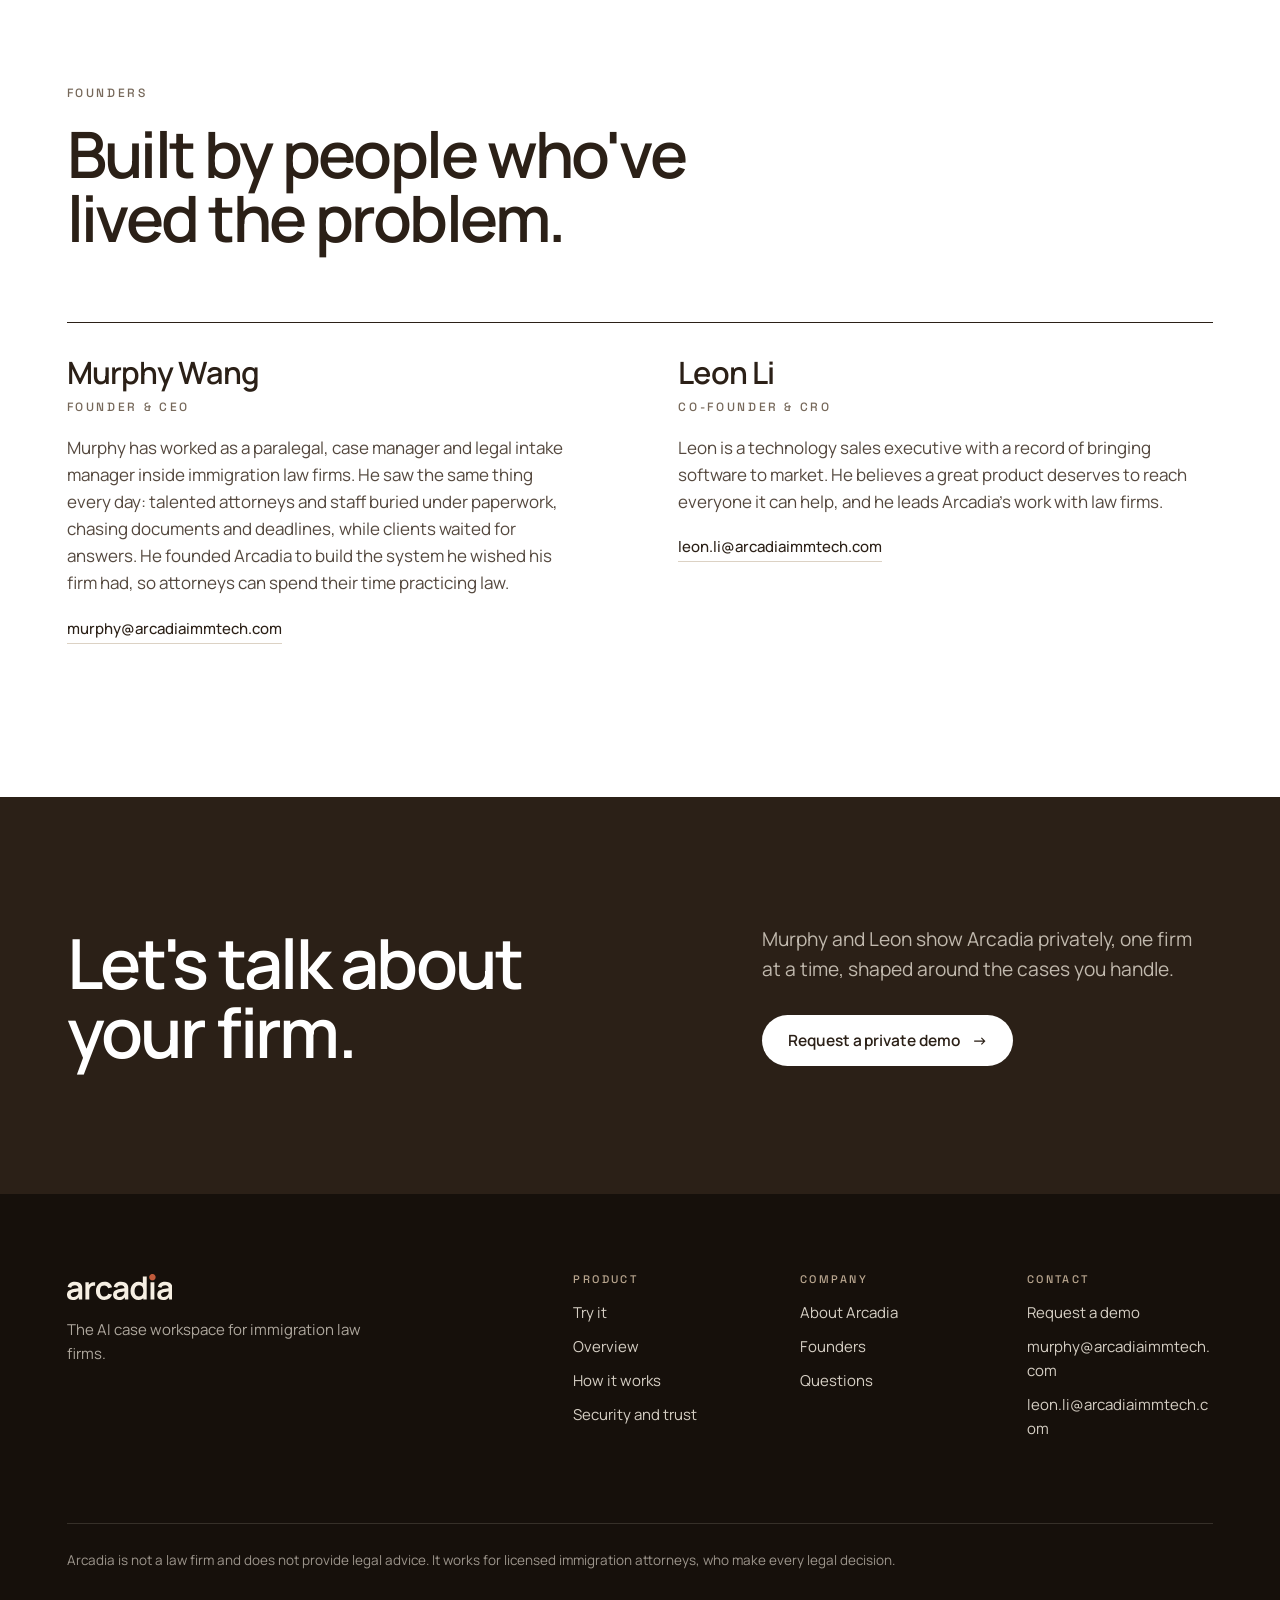
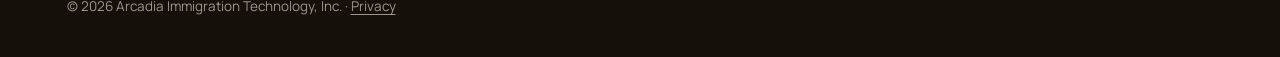
<file: company.html>
<!doctype html>
<html lang="en" class="no-js">
<head>
  <meta charset="utf-8">
  <title>Company · Arcadia</title>
  <meta name="description" content="Arcadia Immigration Technology builds the AI case workspace for U.S. immigration law firms. Founded by Murphy Wang and Leon Li.">
  <meta name="viewport" content="width=device-width, initial-scale=1, viewport-fit=cover">
  <meta name="theme-color" content="#ffffff">
  <meta name="format-detection" content="telephone=no">
  <link rel="icon" href="assets/favicon.png" type="image/png" sizes="64x64">
  <link rel="icon" href="assets/favicon.svg" type="image/svg+xml">
  <link rel="apple-touch-icon" href="assets/apple-touch-icon.png">
  <link rel="preload" href="assets/fonts/Manrope-Variable.ttf" as="font" type="font/ttf" crossorigin>
  <link rel="stylesheet" href="assets/styles.css">
  <script>document.documentElement.className = "js";</script>
  <meta property="og:title" content="Company · Arcadia">
  <meta property="og:description" content="AI in service of the people who practice law.">
  <meta property="og:type" content="website">
  <meta property="og:url" content="https://arcadiaimmtech.com/company.html">
  <meta property="og:image" content="https://arcadiaimmtech.com/assets/og.jpg">
  <meta name="twitter:card" content="summary_large_image">
</head>
<body data-page="company">
  <a class="skip" href="#main">Skip to content</a>

  <header class="site">
    <div class="wrap bar">
      <a class="brand" href="index.html" aria-label="Arcadia, home"><svg viewBox="0 0 405.59 100" aria-hidden="true"><use href="assets/brand/sprite.svg#wordmark"/></svg></a>
      <a class="btn cta-m" href="demo.html">Request a demo</a>
      <nav class="main" id="site-nav" aria-label="Main">
        <a href="index.html#try">Try it</a>
        <a href="product.html">Product</a>
        <a href="security.html">Security</a>
        <a href="company.html" aria-current="page">Company</a>
        <a class="btn" href="demo.html">Request a demo</a>
      </nav>
      <button class="menu" type="button" aria-controls="site-nav" aria-expanded="false"><span class="sr-only">Menu</span><i></i><i></i></button>
    </div>
  </header>

  <main id="main">
    <section class="page-hero" aria-labelledby="company-title">
      <div class="wrap">
        <p class="label up">Company</p>
        <h1 class="h1 up u2" id="company-title">AI in service of the people who practice law.</h1>
        <p class="lede up u3">Arcadia Immigration Technology builds the AI case workspace for U.S. immigration law firms, so every attorney can take on more cases without more hires, and every filing package arrives verified, sourced and ready for review.</p>
      </div>
    </section>

    <div class="band-photo" aria-hidden="true"><img data-drift src="assets/img/photo/la-dusk-2400.jpg" srcset="assets/img/photo/la-dusk-960.jpg 960w, assets/img/photo/la-dusk-1600.jpg 1600w, assets/img/photo/la-dusk-2400.jpg 2400w" sizes="100vw" alt="" width="2400" height="1440" loading="lazy" decoding="async"></div>

    <section class="sec" aria-labelledby="believe-title">
      <div class="wrap">
        <div class="sec-head">
          <div><p class="label rv">What we believe</p><h2 class="rv d1" id="believe-title">Build what matters.<br class="br-d"> Build for people.</h2></div>
          <p class="lede rv d2">Technology should make expert work more powerful, everyday work more humane, and the systems people depend on more trustworthy.</p>
        </div>
        <div class="rows">
          <div class="r rv"><span class="n">01</span><h3>Real problems, real solutions.</h3><p>We build only where the problem is concrete and the improvement can be measured.</p></div>
          <div class="r rv"><span class="n">02</span><h3>Trust before automation.</h3><p>Reliability, confidentiality and the confidence of the people using Arcadia come before the look of autonomy.</p></div>
          <div class="r rv"><span class="n">03</span><h3>Accountability by design.</h3><p>Every important output has a source, an owner, a way to confirm it and a record of who did.</p></div>
          <div class="r rv"><span class="n">04</span><h3>Technology in service of people.</h3><p>AI should take away the repetitive work and strengthen the work that needs judgment, care and responsibility.</p></div>
          <div class="r rv"><span class="n">05</span><h3>Built to last.</h3><p>Durable products and steady work, for the firms that rely on us, over short-lived trends.</p></div>
        </div>
      </div>
    </section>

    <section class="sec band-ivory" aria-labelledby="serve-title">
      <div class="wrap">
        <div class="sec-head" style="margin-bottom:0">
          <div><p class="label rv">Who we serve</p><h2 class="rv d1" id="serve-title">Immigration law firms, and the people who keep them running.</h2></div>
          <p class="lede rv d2">Arcadia is made only for law firms: the attorneys who decide, and the paralegals and staff who carry each case. The firm owns the client relationship. We equip independent firms, and we never compete with them for legal work.</p>
        </div>
      </div>
    </section>

    <section class="sec" id="founders" aria-labelledby="founders-title">
      <div class="wrap">
        <p class="label rv">Founders</p>
        <h2 class="rv d1" id="founders-title" style="margin-top:20px">Built by people who've<br class="br-d"> lived the problem.</h2>
        <div class="people">
          <div class="person rv">
            <h3>Murphy Wang</h3>
            <p class="label role">Founder &amp; CEO</p>
            <p class="bio">Murphy has worked as a paralegal, case manager and legal intake manager inside immigration law firms. He saw the same thing every day: talented attorneys and staff buried under paperwork, chasing documents and deadlines, while clients waited for answers. He founded Arcadia to build the system he wished his firm had, so attorneys can spend their time practicing law.</p>
            <a class="mail" href="mailto:murphy@arcadiaimmtech.com">murphy@arcadiaimmtech.com</a>
          </div>
          <div class="person rv d1">
            <h3>Leon Li</h3>
            <p class="label role">Co-founder &amp; CRO</p>
            <p class="bio">Leon is a technology sales executive with a record of bringing software to market. He believes a great product deserves to reach everyone it can help, and he leads Arcadia's work with law firms.</p>
            <a class="mail" href="mailto:leon.li@arcadiaimmtech.com">leon.li@arcadiaimmtech.com</a>
          </div>
        </div>
      </div>
    </section>

    <section class="cta-band" aria-labelledby="cta-title">
      <div class="wrap inner">
        <h2 id="cta-title" class="rv">Let's talk about<br class="br-d"> your firm.</h2>
        <div class="rv d1">
          <p class="lede">Murphy and Leon show Arcadia privately, one firm at a time, shaped around the cases you handle.</p>
          <a class="btn btn-light" href="demo.html">Request a private demo <span class="arr" aria-hidden="true">&rarr;</span></a>
        </div>
      </div>
    </section>
  </main>

  <footer class="site-foot">
    <div class="wrap">
      <div class="foot">
        <div><a class="brand-f" href="index.html" aria-label="Arcadia, home"><svg viewBox="0 0 405.59 100" aria-hidden="true"><use href="assets/brand/sprite.svg#wordmark"/></svg></a><p class="motto">The AI case workspace for immigration law firms.</p></div>
        <nav aria-label="Product"><h2>Product</h2><a href="index.html#try">Try it</a><a href="product.html">Overview</a><a href="index.html#how">How it works</a><a href="security.html">Security and trust</a></nav>
        <nav aria-label="Company"><h2>Company</h2><a href="company.html">About Arcadia</a><a href="company.html#founders">Founders</a><a href="demo.html#faq">Questions</a></nav>
        <nav aria-label="Contact"><h2>Contact</h2><a href="demo.html">Request a demo</a><a href="mailto:murphy@arcadiaimmtech.com">murphy@arcadiaimmtech.com</a><a href="mailto:leon.li@arcadiaimmtech.com">leon.li@arcadiaimmtech.com</a></nav>
      </div>
      <div class="legal">
        <p>Arcadia is not a law firm and does not provide legal advice. It works for licensed immigration attorneys, who make every legal decision.</p>
        <p>&copy; 2026 Arcadia Immigration Technology, Inc. &middot; <a href="privacy.html">Privacy</a></p>
      </div>
    </div>
  </footer>

  <script src="assets/site.js"></script>
</body>
</html>
</file>
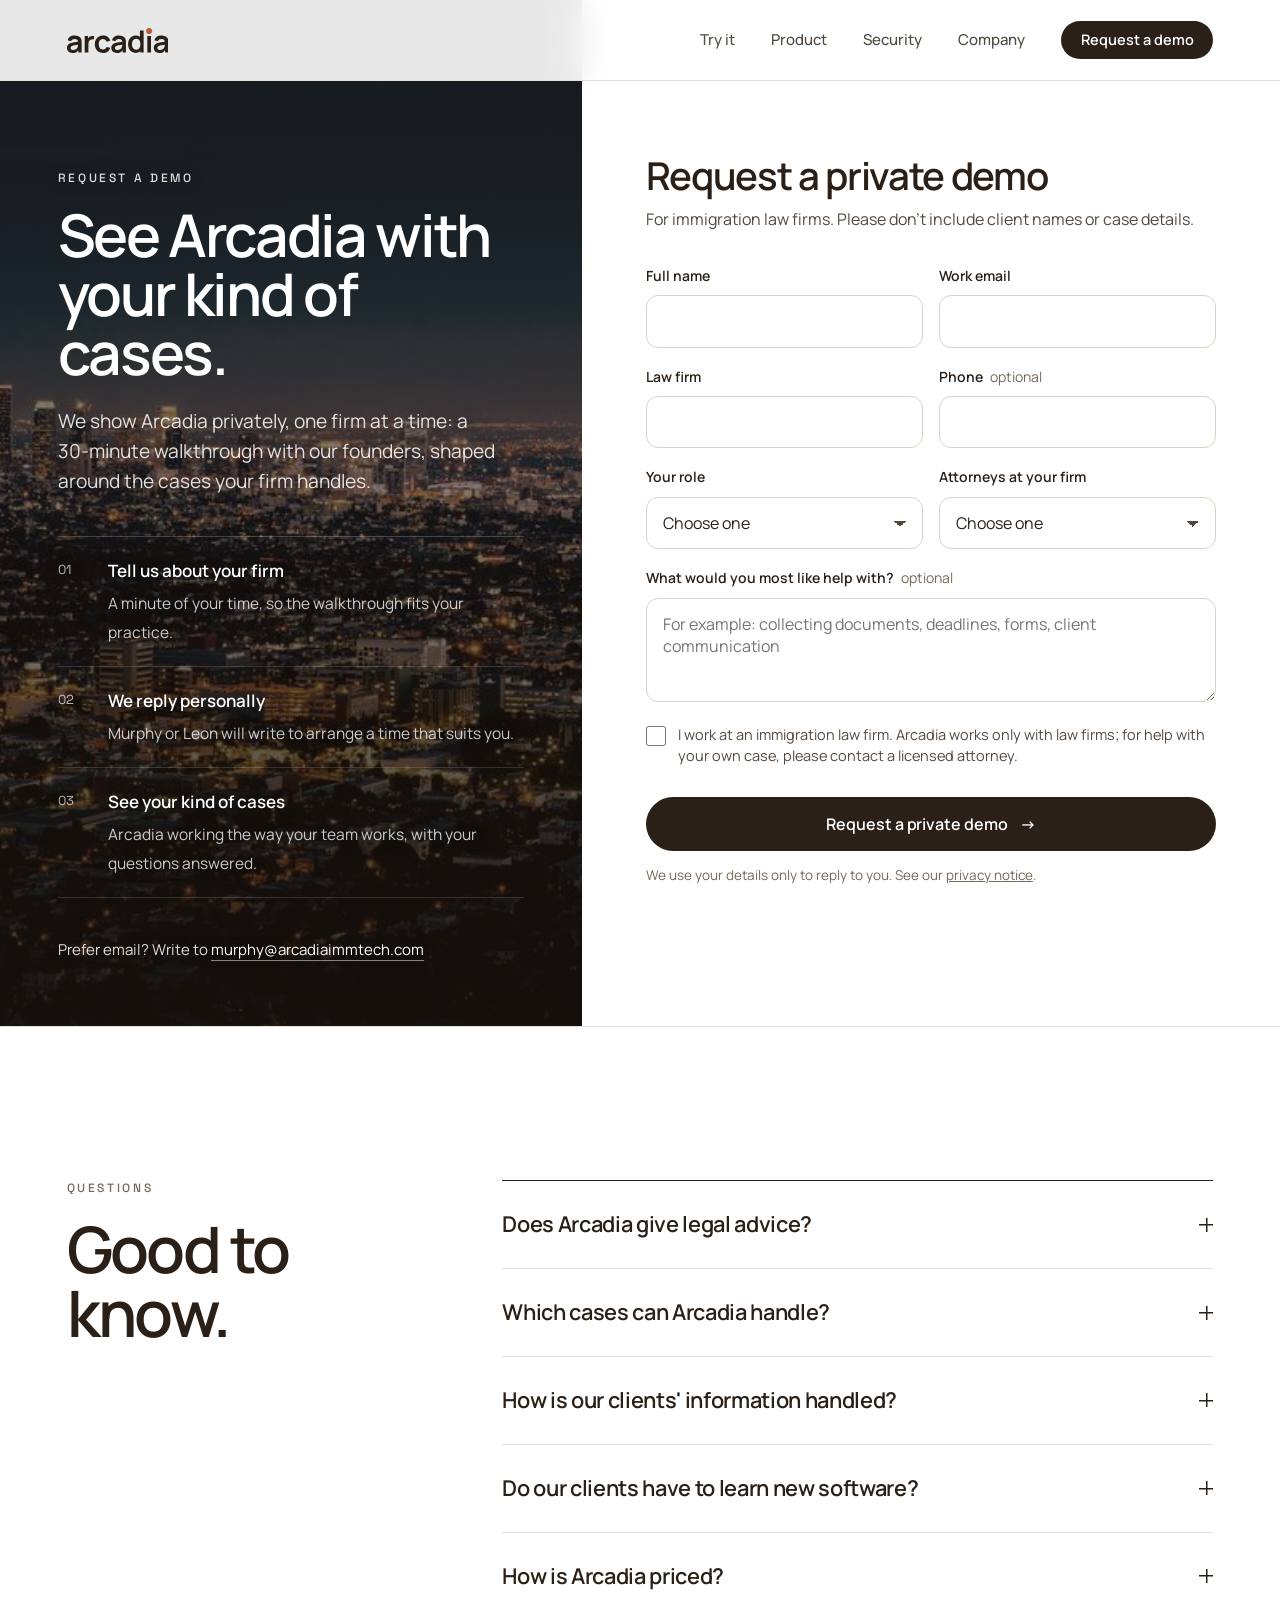
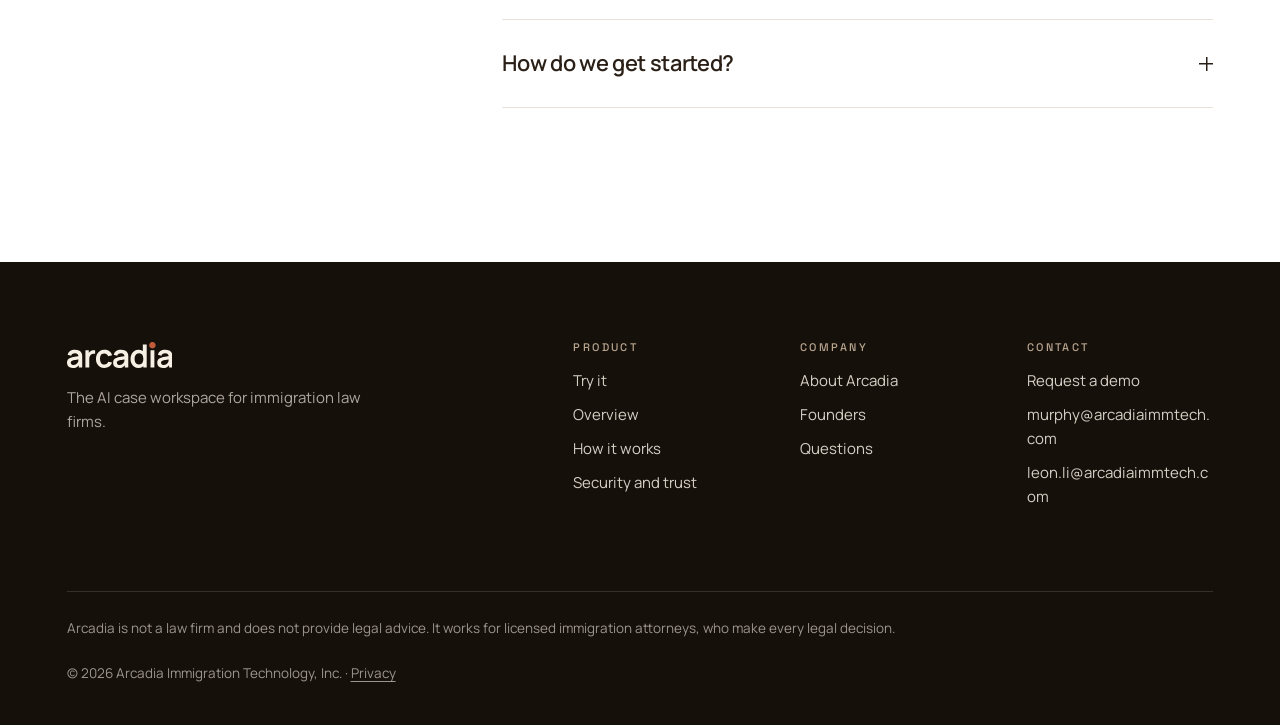
<file: demo.html>
<!doctype html>
<html lang="en" class="no-js">
<head>
  <meta charset="utf-8">
  <title>Request a demo · Arcadia</title>
  <meta name="description" content="See Arcadia with your kind of cases: a private walkthrough for immigration law firms with our founders.">
  <meta name="viewport" content="width=device-width, initial-scale=1, viewport-fit=cover">
  <meta name="theme-color" content="#ffffff">
  <meta name="format-detection" content="telephone=no">
  <link rel="icon" href="assets/favicon.png" type="image/png" sizes="64x64">
  <link rel="icon" href="assets/favicon.svg" type="image/svg+xml">
  <link rel="apple-touch-icon" href="assets/apple-touch-icon.png">
  <link rel="preload" href="assets/fonts/Manrope-Variable.ttf" as="font" type="font/ttf" crossorigin>
  <link rel="stylesheet" href="assets/styles.css">
  <script>document.documentElement.className = "js";</script>
  <meta property="og:title" content="Request a demo · Arcadia">
  <meta property="og:description" content="See Arcadia with your kind of cases.">
  <meta property="og:type" content="website">
  <meta property="og:url" content="https://arcadiaimmtech.com/demo.html">
  <meta property="og:image" content="https://arcadiaimmtech.com/assets/og.jpg">
  <meta name="twitter:card" content="summary_large_image">
</head>
<body data-page="demo">
  <a class="skip" href="#main">Skip to content</a>

  <header class="site">
    <div class="wrap bar">
      <a class="brand" href="index.html" aria-label="Arcadia, home"><svg viewBox="0 0 405.59 100" aria-hidden="true"><use href="assets/brand/sprite.svg#wordmark"/></svg></a>
      <nav class="main" id="site-nav" aria-label="Main">
        <a href="index.html#try">Try it</a>
        <a href="product.html">Product</a>
        <a href="security.html">Security</a>
        <a href="company.html">Company</a>
        <a class="btn" href="demo.html" aria-current="page">Request a demo</a>
      </nav>
      <button class="menu" type="button" aria-controls="site-nav" aria-expanded="false"><span class="sr-only">Menu</span><i></i><i></i></button>
    </div>
  </header>

  <main id="main">
    <section class="demo-split" aria-labelledby="demo-title">
      <div class="demo-side">
        <div class="bg" aria-hidden="true"><img src="assets/img/photo/la-night-1600.jpg" srcset="assets/img/photo/la-night-960.jpg 960w, assets/img/photo/la-night-1600.jpg 1600w, assets/img/photo/la-night-2400.jpg 2400w" sizes="(max-width: 960px) 100vw, 46vw" alt="" width="1600" height="1067" decoding="async"></div>
        <p class="label up">Request a demo</p>
        <h1 class="up u2" id="demo-title">See Arcadia with your kind of cases.</h1>
        <p class="lede up u3">We show Arcadia privately, one firm at a time: a <span class="nowrap">30-minute</span> walkthrough with our founders, shaped around the cases your firm handles.</p>
        <ol class="expect up u3" aria-label="What happens next">
          <li><span class="n">01</span><div><strong>Tell us about your firm</strong><span>A minute of your time, so the walkthrough fits your practice.</span></div></li>
          <li><span class="n">02</span><div><strong>We reply personally</strong><span>Murphy or Leon will write to arrange a time that suits you.</span></div></li>
          <li><span class="n">03</span><div><strong>See your kind of cases</strong><span>Arcadia working the way your team works, with your questions answered.</span></div></li>
        </ol>
        <p class="mailto up u4">Prefer email? Write to <a href="mailto:murphy@arcadiaimmtech.com?subject=Arcadia%20demo">murphy@arcadiaimmtech.com</a></p>
      </div>

      <div class="demo-form" id="demo">
        <div class="inner">
          <form class="inquiry-form" id="inquiry" novalidate>
            <h2>Request a private demo</h2>
            <p class="form-note">For immigration law firms. Please don't include client names or case details.</p>
            <div class="fields">
              <label class="field"><span>Full name</span><input name="name" type="text" autocomplete="name" required maxlength="120" enterkeyhint="next"></label>
              <label class="field"><span>Work email</span><input name="email" type="email" autocomplete="email" inputmode="email" required maxlength="160" pattern="[^@\s]+@[^@\s]+\.[^@\s]+" enterkeyhint="next"></label>
              <label class="field"><span>Law firm</span><input name="firm" type="text" autocomplete="organization" required maxlength="160" enterkeyhint="next"></label>
              <label class="field"><span>Phone <em>optional</em></span><input name="phone" type="tel" autocomplete="tel" inputmode="tel" maxlength="40" enterkeyhint="next"></label>
              <label class="field"><span>Your role</span>
                <select name="role" required>
                  <option value="" disabled selected>Choose one</option>
                  <option>Attorney</option>
                  <option>Paralegal or legal assistant</option>
                  <option>Office or practice manager</option>
                  <option>Other</option>
                </select>
              </label>
              <label class="field"><span>Attorneys at your firm</span>
                <select name="size" required>
                  <option value="" disabled selected>Choose one</option>
                  <option>Just me</option>
                  <option>2 to 5</option>
                  <option>6 to 20</option>
                  <option>More than 20</option>
                </select>
              </label>
              <label class="field wide"><span>What would you most like help with? <em>optional</em></span><textarea name="message" rows="3" maxlength="2000" placeholder="For example: collecting documents, deadlines, forms, client communication"></textarea></label>
              <label class="check wide"><input name="lawFirm" type="checkbox" value="yes" required><span>I work at an immigration law firm. Arcadia works only with law firms; for help with your own case, please contact a licensed attorney.</span></label>
              <!-- Left empty by people; bots fill it in, and the request is then ignored. -->
              <label class="trap" aria-hidden="true">Website<input name="website" type="text" tabindex="-1" autocomplete="off"></label>
              <input type="hidden" name="started">
            </div>
            <p class="form-error" role="alert" hidden></p>
            <button class="btn btn-dark submit" type="submit">Request a private demo <span class="arr" aria-hidden="true">&rarr;</span></button>
            <p class="form-fine">We use your details only to reply to you. See our <a href="privacy.html">privacy notice</a>.</p>
          </form>
          <div class="form-done" hidden tabindex="-1">
            <span class="mark" aria-hidden="true"><svg viewBox="0 0 76.69 100"><use href="assets/brand/sprite.svg#monogram"/></svg></span>
            <h2>Thank you. We've received your request.</h2>
            <p>Murphy or Leon will reply personally to arrange your walkthrough.</p>
          </div>
        </div>
      </div>
    </section>

    <section class="sec line" id="faq" aria-labelledby="faq-title">
      <div class="wrap faq-wrap">
        <div>
          <p class="label rv">Questions</p>
          <h2 class="rv d1" id="faq-title" style="margin-top:20px">Good to know.</h2>
        </div>
        <div class="faq rv d1">
          <details>
            <summary>Does Arcadia give legal advice?</summary>
            <p>No. Arcadia is not a law firm. It organizes, checks, drafts and tracks for your firm, and brings every judgment call to your attorneys with the facts and their sources. Your attorneys make every legal decision.</p>
          </details>
          <details>
            <summary>Which cases can Arcadia handle?</summary>
            <p>Arcadia is built around USCIS's forms and the case work immigration firms do every day, and it keeps growing with them. In your demo we'll focus on the cases your firm handles most.</p>
          </details>
          <details>
            <summary>How is our clients' information handled?</summary>
            <p>Client information is used only to serve your firm's cases, under a written agreement with your firm. It's never sold and never used for advertising. Please don't send client documents or case details through this website or by email before we've agreed how to share them.</p>
          </details>
          <details>
            <summary>Do our clients have to learn new software?</summary>
            <p>Hardly. Clients see a simple view in English, Spanish or Chinese, with one task at a time and a group chat with your team. They only use it when your firm invites them.</p>
          </details>
          <details>
            <summary>How is Arcadia priced?</summary>
            <p>Flat and predictable, and never a share of your legal fees. We'll talk through what fits your firm in your demo.</p>
          </details>
          <details>
            <summary>How do we get started?</summary>
            <p>Request a private demo. We'll walk you through Arcadia with your kind of cases and talk about how it fits your team.</p>
          </details>
        </div>
      </div>
    </section>
  </main>

  <footer class="site-foot">
    <div class="wrap">
      <div class="foot">
        <div><a class="brand-f" href="index.html" aria-label="Arcadia, home"><svg viewBox="0 0 405.59 100" aria-hidden="true"><use href="assets/brand/sprite.svg#wordmark"/></svg></a><p class="motto">The AI case workspace for immigration law firms.</p></div>
        <nav aria-label="Product"><h2>Product</h2><a href="index.html#try">Try it</a><a href="product.html">Overview</a><a href="index.html#how">How it works</a><a href="security.html">Security and trust</a></nav>
        <nav aria-label="Company"><h2>Company</h2><a href="company.html">About Arcadia</a><a href="company.html#founders">Founders</a><a href="demo.html#faq">Questions</a></nav>
        <nav aria-label="Contact"><h2>Contact</h2><a href="demo.html">Request a demo</a><a href="mailto:murphy@arcadiaimmtech.com">murphy@arcadiaimmtech.com</a><a href="mailto:leon.li@arcadiaimmtech.com">leon.li@arcadiaimmtech.com</a></nav>
      </div>
      <div class="legal">
        <p>Arcadia is not a law firm and does not provide legal advice. It works for licensed immigration attorneys, who make every legal decision.</p>
        <p>&copy; 2026 Arcadia Immigration Technology, Inc. &middot; <a href="privacy.html">Privacy</a></p>
      </div>
    </div>
  </footer>

  <script src="assets/site.js"></script>
</body>
</html>
</file>
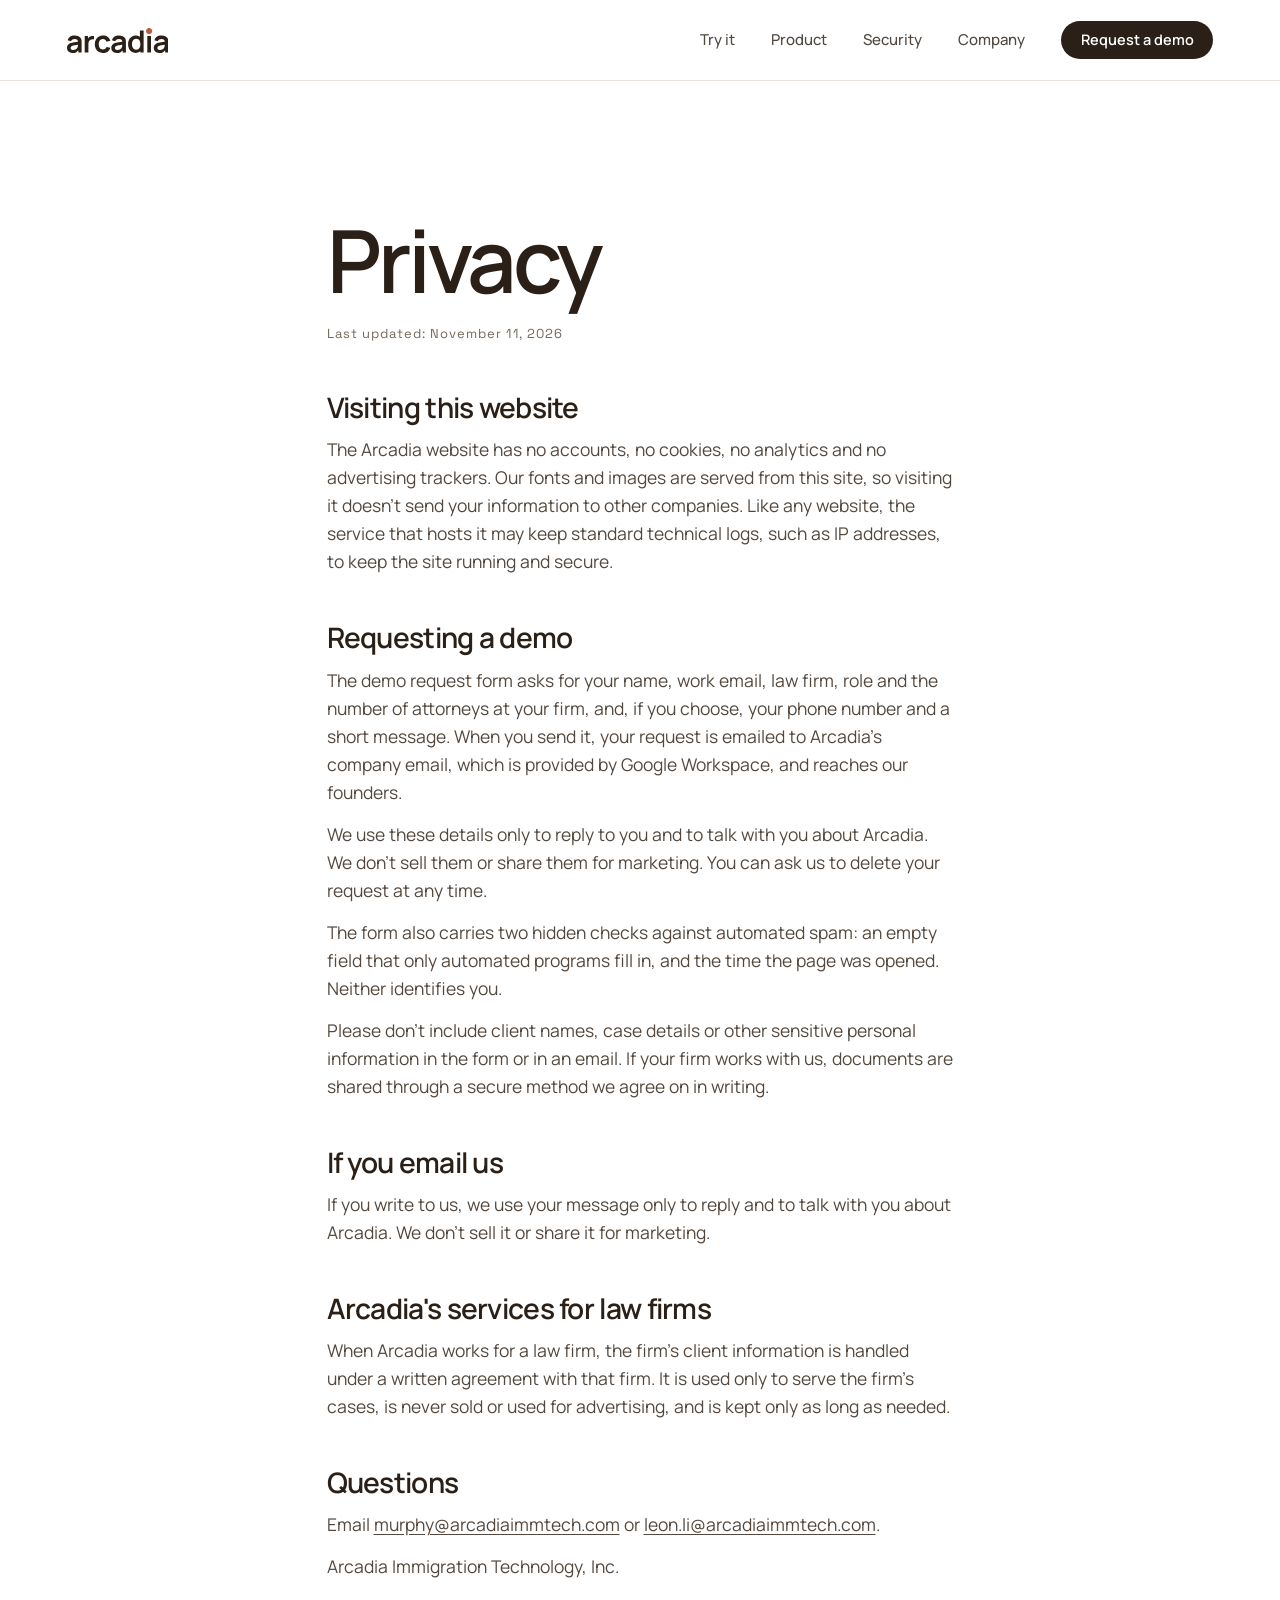
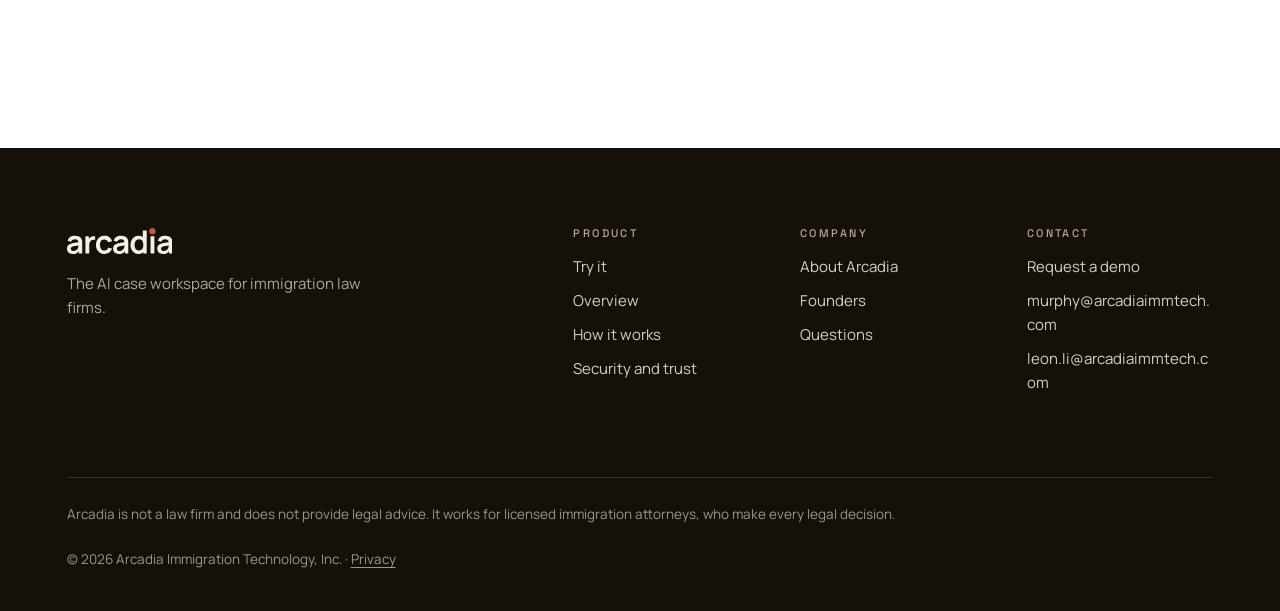
<file: privacy.html>
<!doctype html>
<html lang="en" class="no-js">
<head>
  <meta charset="utf-8">
  <title>Privacy · Arcadia</title>
  <meta name="description" content="How the Arcadia website handles your information.">
  <meta name="viewport" content="width=device-width, initial-scale=1, viewport-fit=cover">
  <meta name="theme-color" content="#ffffff">
  <meta name="format-detection" content="telephone=no">
  <link rel="icon" href="assets/favicon.png" type="image/png" sizes="64x64">
  <link rel="icon" href="assets/favicon.svg" type="image/svg+xml">
  <link rel="apple-touch-icon" href="assets/apple-touch-icon.png">
  <link rel="preload" href="assets/fonts/Manrope-Variable.ttf" as="font" type="font/ttf" crossorigin>
  <link rel="stylesheet" href="assets/styles.css">
  <script>document.documentElement.className = "js";</script>
  <meta property="og:title" content="Privacy · Arcadia">
  <meta property="og:description" content="How the Arcadia website handles your information.">
  <meta property="og:type" content="website">
  <meta property="og:url" content="https://arcadiaimmtech.com/privacy.html">
  <meta property="og:image" content="https://arcadiaimmtech.com/assets/og.jpg">
  <meta name="twitter:card" content="summary_large_image">
</head>
<body data-page="privacy">
  <a class="skip" href="#main">Skip to content</a>

  <header class="site">
    <div class="wrap bar">
      <a class="brand" href="index.html" aria-label="Arcadia, home"><svg viewBox="0 0 405.59 100" aria-hidden="true"><use href="assets/brand/sprite.svg#wordmark"/></svg></a>
      <a class="btn cta-m" href="demo.html">Request a demo</a>
      <nav class="main" id="site-nav" aria-label="Main">
        <a href="index.html#try">Try it</a>
        <a href="product.html">Product</a>
        <a href="security.html">Security</a>
        <a href="company.html">Company</a>
        <a class="btn" href="demo.html">Request a demo</a>
      </nav>
      <button class="menu" type="button" aria-controls="site-nav" aria-expanded="false"><span class="sr-only">Menu</span><i></i><i></i></button>
    </div>
  </header>

  <main id="main">
    <section class="page-hero" style="padding-bottom:var(--sec)">
      <div class="wrap prose">
        <h1 class="h1 up">Privacy</h1>
        <p class="updated up u2">Last updated: November 11, 2026</p>

        <h2>Visiting this website</h2>
        <p>The Arcadia website has no accounts, no cookies, no analytics and no advertising trackers. Our fonts and images are served from this site, so visiting it doesn't send your information to other companies. Like any website, the service that hosts it may keep standard technical logs, such as IP addresses, to keep the site running and secure.</p>

        <h2>Requesting a demo</h2>
        <p>The demo request form asks for your name, work email, law firm, role and the number of attorneys at your firm, and, if you choose, your phone number and a short message. When you send it, your request is emailed to Arcadia's company email, which is provided by Google Workspace, and reaches our founders.</p>
        <p>We use these details only to reply to you and to talk with you about Arcadia. We don't sell them or share them for marketing. You can ask us to delete your request at any time.</p>
        <p>The form also carries two hidden checks against automated spam: an empty field that only automated programs fill in, and the time the page was opened. Neither identifies you.</p>
        <p>Please don't include client names, case details or other sensitive personal information in the form or in an email. If your firm works with us, documents are shared through a secure method we agree on in writing.</p>

        <h2>If you email us</h2>
        <p>If you write to us, we use your message only to reply and to talk with you about Arcadia. We don't sell it or share it for marketing.</p>

        <h2>Arcadia's services for law firms</h2>
        <p>When Arcadia works for a law firm, the firm's client information is handled under a written agreement with that firm. It is used only to serve the firm's cases, is never sold or used for advertising, and is kept only as long as needed.</p>

        <h2>Questions</h2>
        <p>Email <a href="mailto:murphy@arcadiaimmtech.com">murphy@arcadiaimmtech.com</a> or <a href="mailto:leon.li@arcadiaimmtech.com">leon.li@arcadiaimmtech.com</a>.</p>
        <p>Arcadia Immigration Technology, Inc.</p>
      </div>
    </section>
  </main>

  <footer class="site-foot">
    <div class="wrap">
      <div class="foot">
        <div><a class="brand-f" href="index.html" aria-label="Arcadia, home"><svg viewBox="0 0 405.59 100" aria-hidden="true"><use href="assets/brand/sprite.svg#wordmark"/></svg></a><p class="motto">The AI case workspace for immigration law firms.</p></div>
        <nav aria-label="Product"><h2>Product</h2><a href="index.html#try">Try it</a><a href="product.html">Overview</a><a href="index.html#how">How it works</a><a href="security.html">Security and trust</a></nav>
        <nav aria-label="Company"><h2>Company</h2><a href="company.html">About Arcadia</a><a href="company.html#founders">Founders</a><a href="demo.html#faq">Questions</a></nav>
        <nav aria-label="Contact"><h2>Contact</h2><a href="demo.html">Request a demo</a><a href="mailto:murphy@arcadiaimmtech.com">murphy@arcadiaimmtech.com</a><a href="mailto:leon.li@arcadiaimmtech.com">leon.li@arcadiaimmtech.com</a></nav>
      </div>
      <div class="legal">
        <p>Arcadia is not a law firm and does not provide legal advice. It works for licensed immigration attorneys, who make every legal decision.</p>
        <p>&copy; 2026 Arcadia Immigration Technology, Inc. &middot; <a href="privacy.html">Privacy</a></p>
      </div>
    </div>
  </footer>

  <script src="assets/site.js"></script>
</body>
</html>
</file>
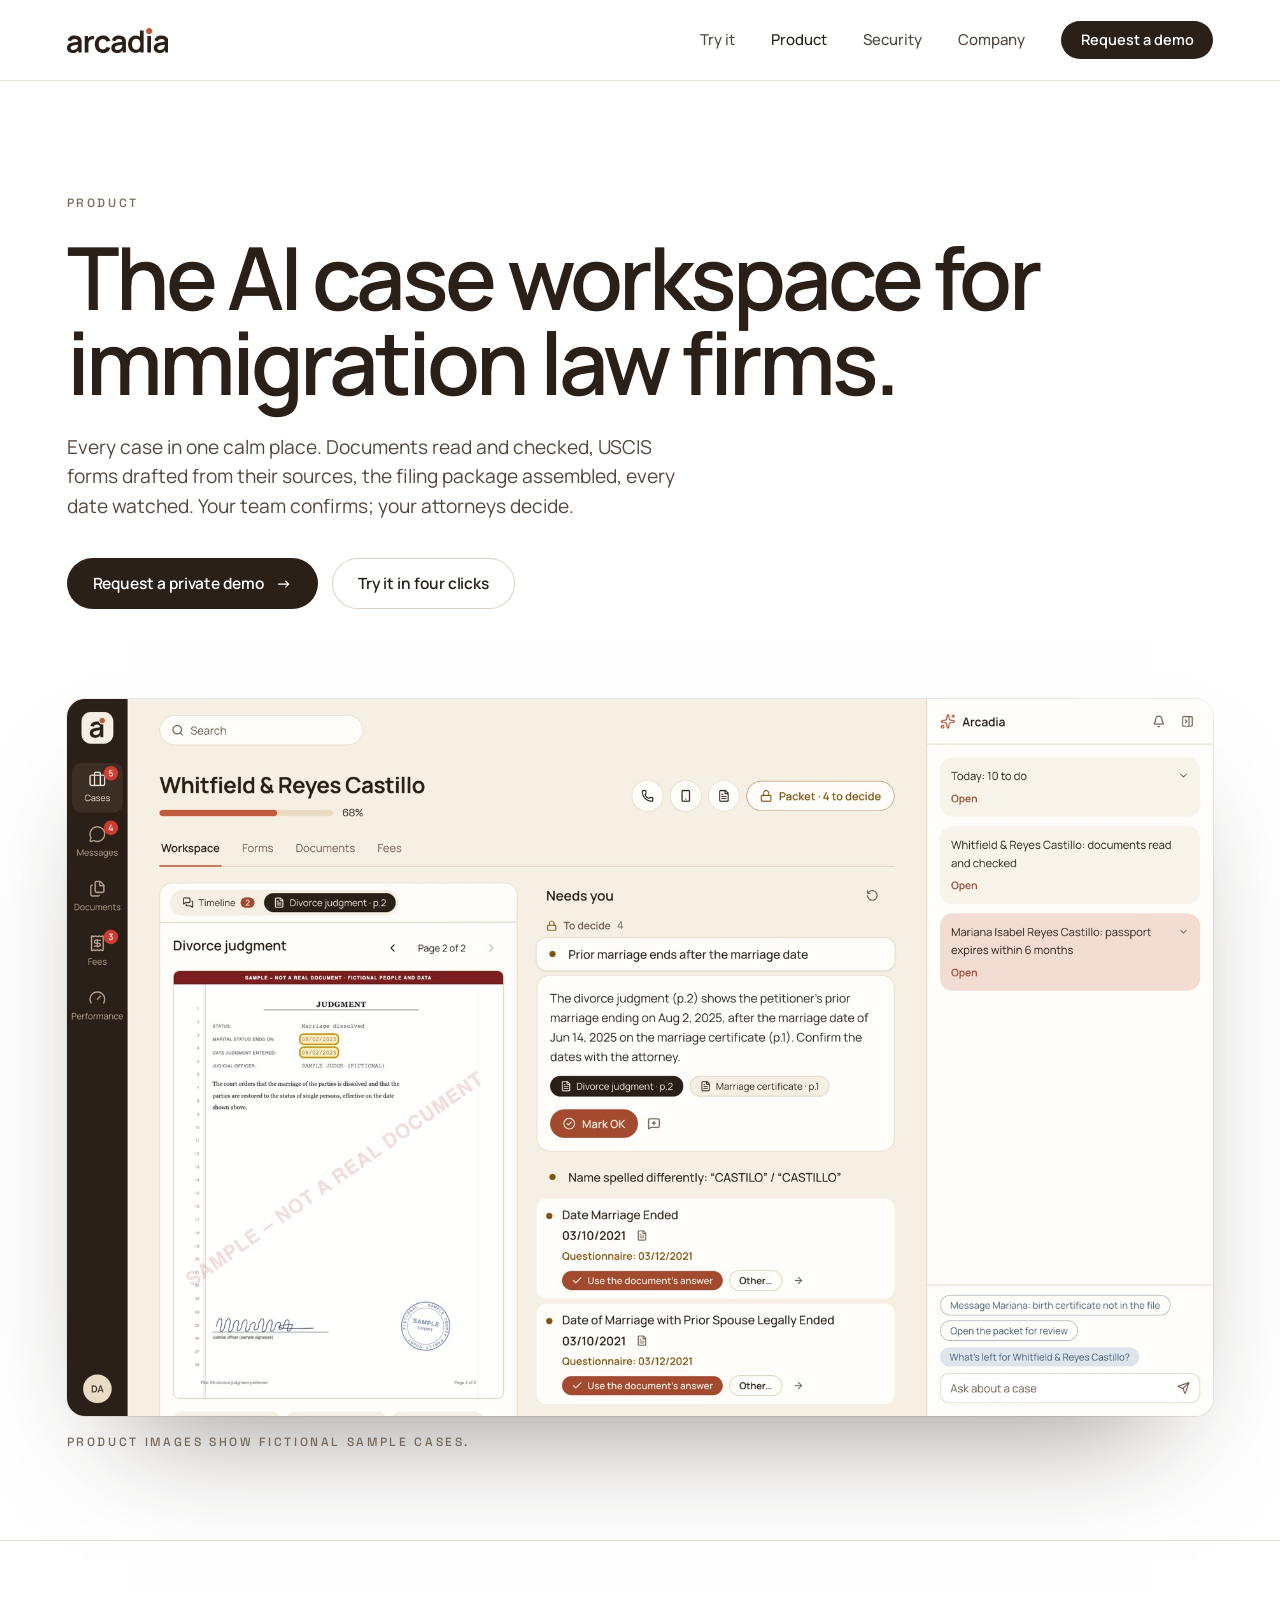
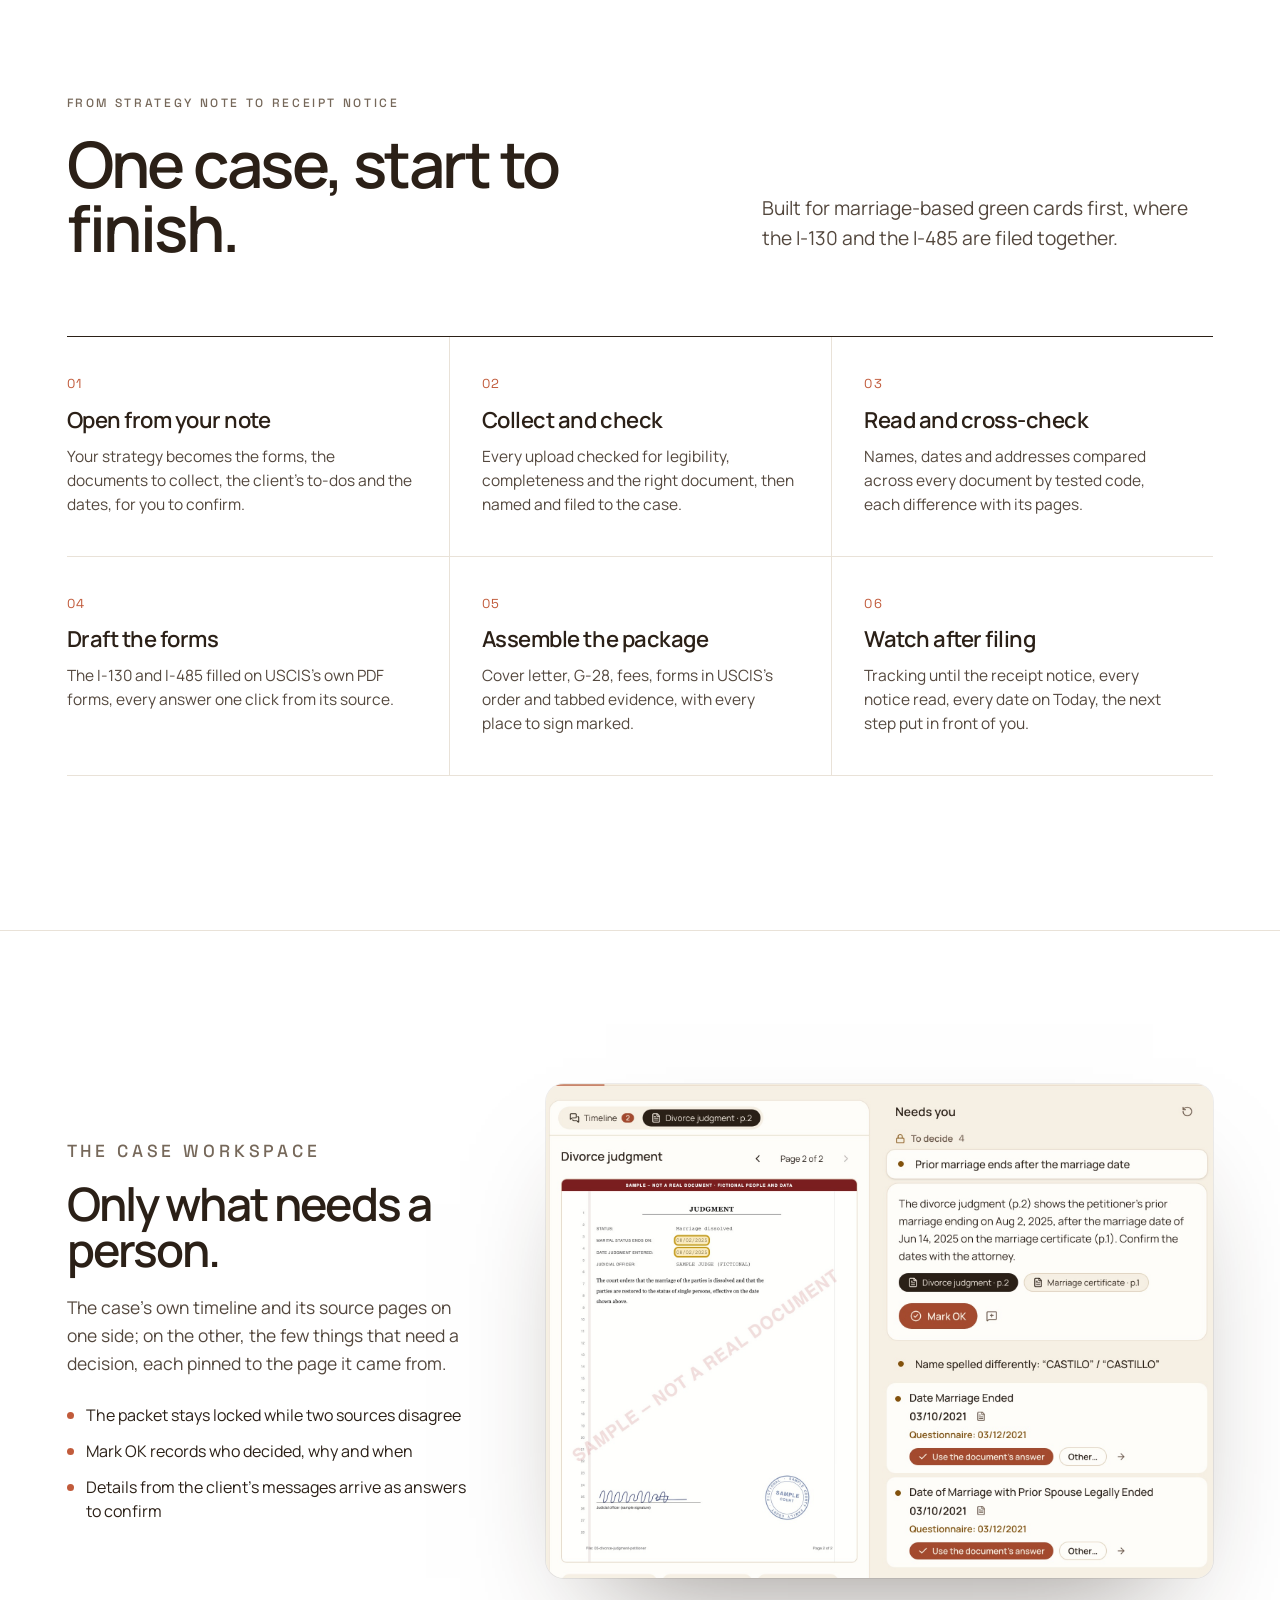
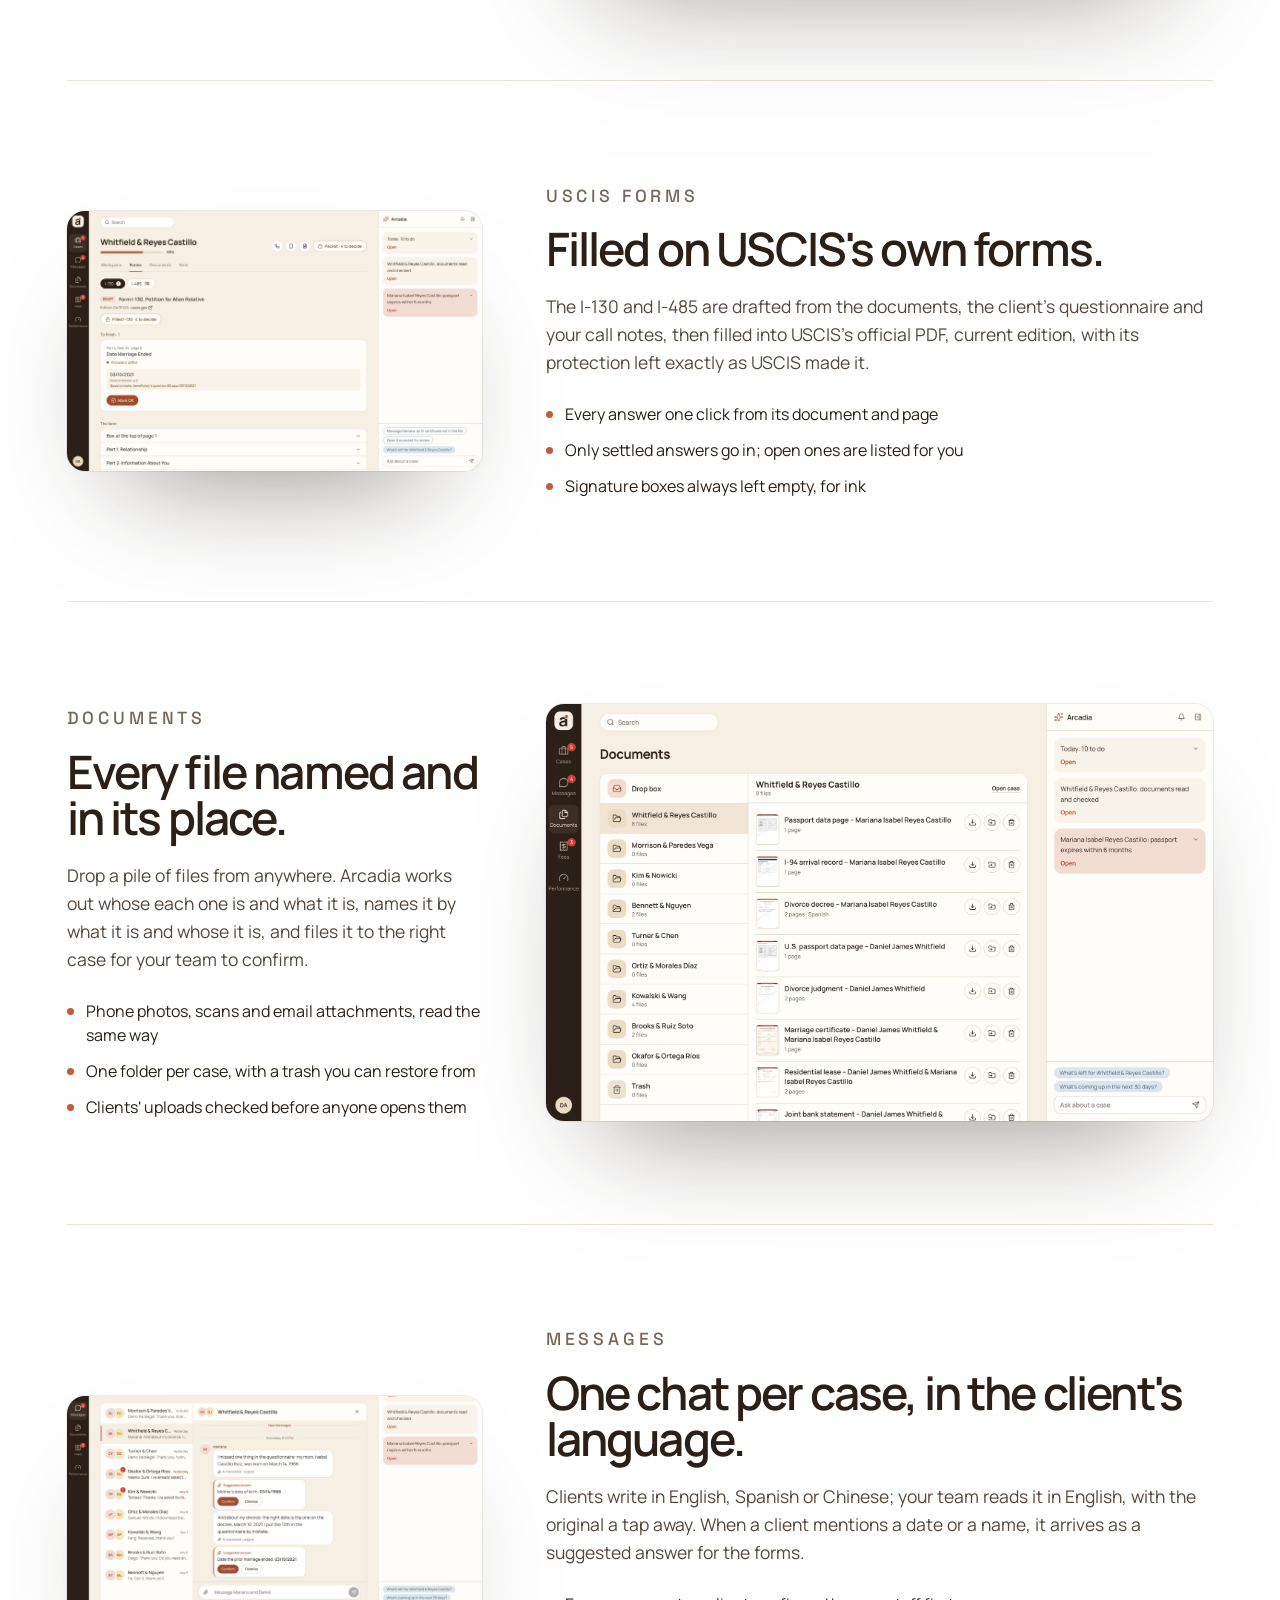
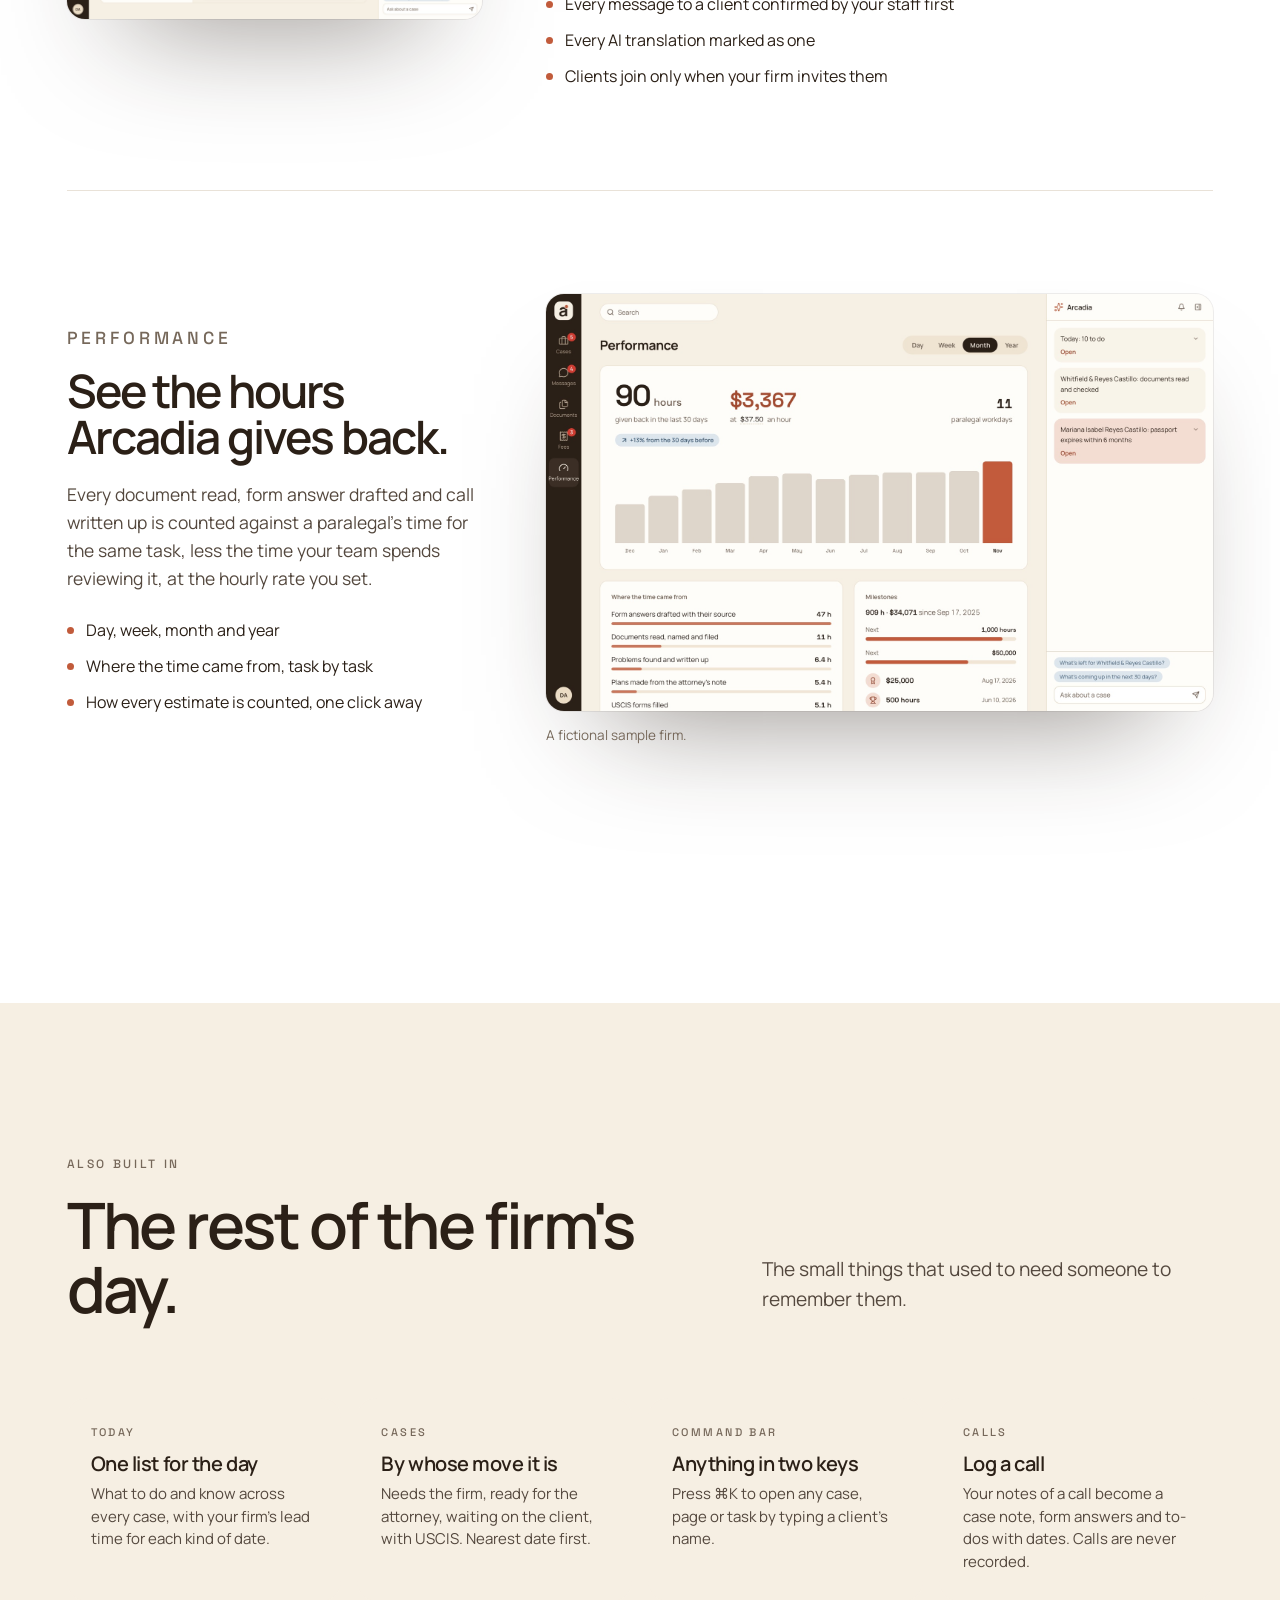
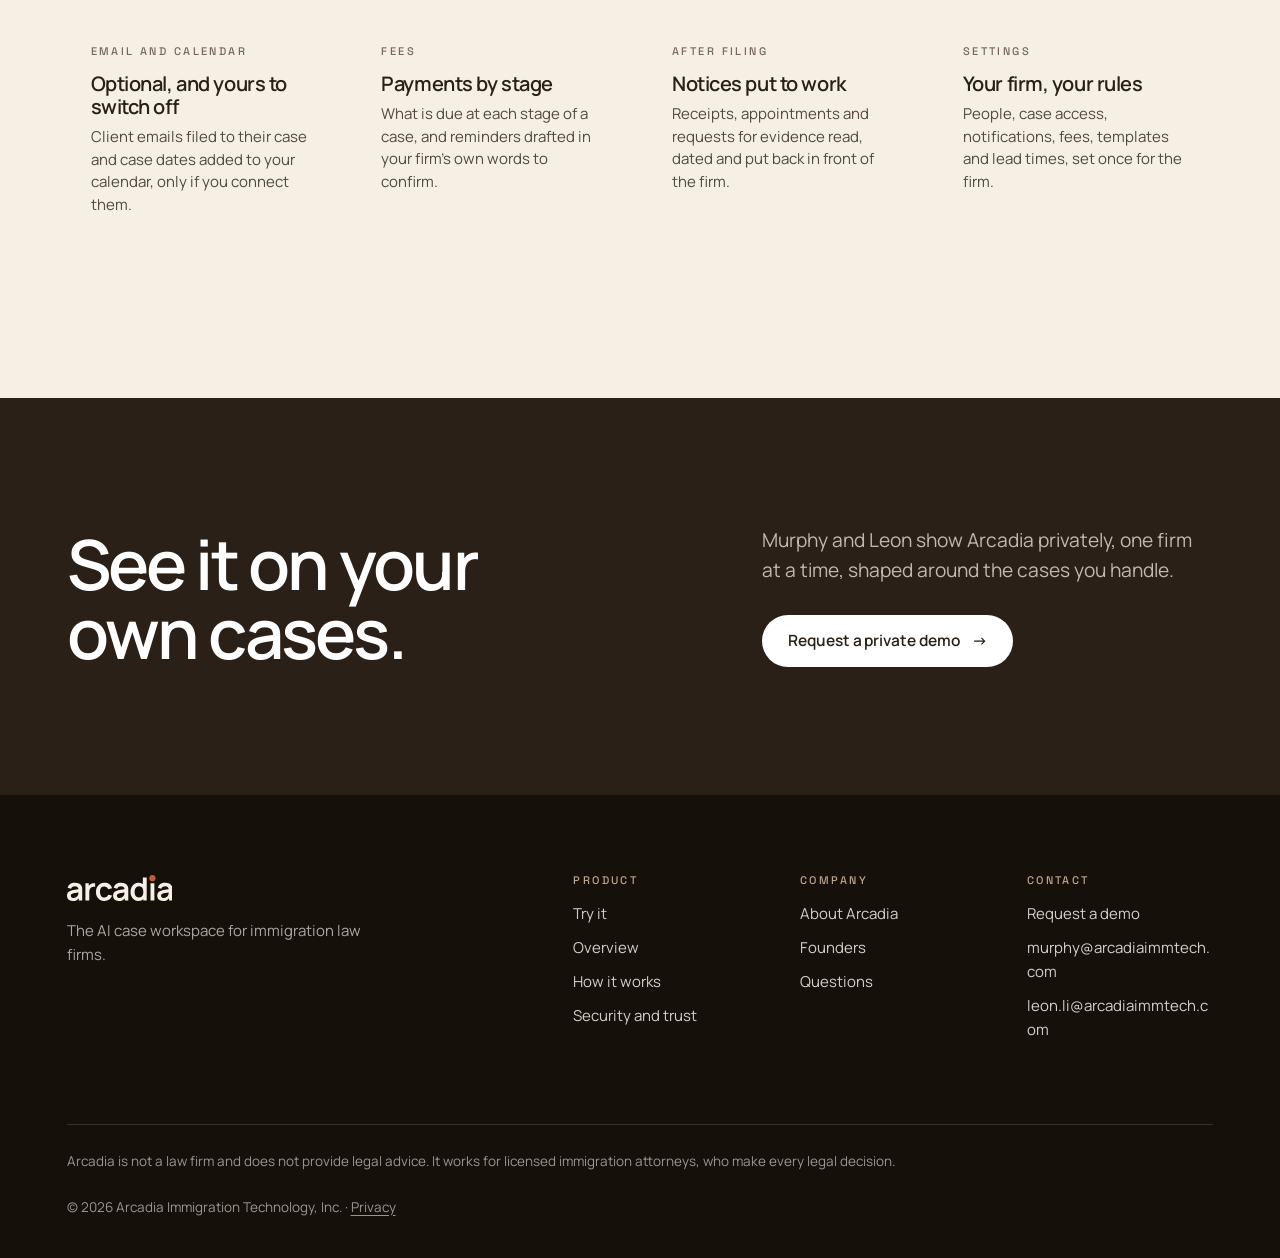
<file: product.html>
<!doctype html>
<html lang="en" class="no-js">
<head>
  <meta charset="utf-8">
  <title>Product · Arcadia</title>
  <meta name="description" content="The AI case workspace for U.S. immigration law firms: documents read and checked, USCIS forms drafted with their sources, the filing package assembled, and every date watched.">
  <meta name="viewport" content="width=device-width, initial-scale=1, viewport-fit=cover">
  <meta name="theme-color" content="#ffffff">
  <meta name="format-detection" content="telephone=no">
  <link rel="icon" href="assets/favicon.png" type="image/png" sizes="64x64">
  <link rel="icon" href="assets/favicon.svg" type="image/svg+xml">
  <link rel="apple-touch-icon" href="assets/apple-touch-icon.png">
  <link rel="preload" href="assets/fonts/Manrope-Variable.ttf" as="font" type="font/ttf" crossorigin>
  <link rel="stylesheet" href="assets/styles.css">
  <script>document.documentElement.className = "js";</script>
  <meta property="og:title" content="Arcadia · The AI case workspace for immigration law firms">
  <meta property="og:description" content="Grow your caseload, not your workload.">
  <meta property="og:type" content="website">
  <meta property="og:url" content="https://arcadiaimmtech.com/product.html">
  <meta property="og:image" content="https://arcadiaimmtech.com/assets/og.jpg">
  <meta name="twitter:card" content="summary_large_image">
</head>
<body data-page="product">
  <a class="skip" href="#main">Skip to content</a>

  <header class="site">
    <div class="wrap bar">
      <a class="brand" href="index.html" aria-label="Arcadia, home"><svg viewBox="0 0 405.59 100" aria-hidden="true"><use href="assets/brand/sprite.svg#wordmark"/></svg></a>
      <a class="btn cta-m" href="demo.html">Request a demo</a>
      <nav class="main" id="site-nav" aria-label="Main">
        <a href="index.html#try">Try it</a>
        <a href="product.html" aria-current="page">Product</a>
        <a href="security.html">Security</a>
        <a href="company.html">Company</a>
        <a class="btn" href="demo.html">Request a demo</a>
      </nav>
      <button class="menu" type="button" aria-controls="site-nav" aria-expanded="false"><span class="sr-only">Menu</span><i></i><i></i></button>
    </div>
  </header>

  <main id="main">
    <section class="page-hero" aria-labelledby="product-title">
      <div class="wrap">
        <p class="label up">Product</p>
        <h1 class="h1 up u2" id="product-title">The AI case workspace for immigration law firms.</h1>
        <p class="lede up u3">Every case in one calm place. Documents read and checked, USCIS forms drafted from their sources, the filing package assembled, every date watched. Your team confirms; your attorneys decide.</p>
        <div class="actions up u3">
          <a class="btn btn-dark" href="demo.html">Request a private demo <span class="arr" aria-hidden="true">&rarr;</span></a>
          <a class="btn btn-line" href="index.html#try">Try it in four clicks</a>
        </div>
      </div>
      <div class="wrap" style="margin-top:clamp(56px,7vw,96px)">
        <figure class="up u4">
          <div class="frame"><img src="assets/img/product/workspace.jpg" alt="Arcadia's case workspace for a fictional sample case: a source document on the left with the dates highlighted, and on the right what needs a person, each item linked to its page." width="1800" height="1125"></div>
          <figcaption class="label cap">Product images show fictional sample cases.</figcaption>
        </figure>
      </div>
    </section>

    <section class="sec line" aria-labelledby="six-title">
      <div class="wrap">
        <div class="sec-head">
          <div><p class="label rv">From strategy note to receipt notice</p><h2 class="rv d1" id="six-title">One case, start to finish.</h2></div>
          <p class="lede rv d2">Built for marriage-based green cards first, where the I-130 and the I-485 are filed together.</p>
        </div>
        <div class="six">
          <div class="rv"><span class="n">01</span><h3>Open from your note</h3><p>Your strategy becomes the forms, the documents to collect, the client's to-dos and the dates, for you to confirm.</p></div>
          <div class="rv d1"><span class="n">02</span><h3>Collect and check</h3><p>Every upload checked for legibility, completeness and the right document, then named and filed to the case.</p></div>
          <div class="rv d2"><span class="n">03</span><h3>Read and cross-check</h3><p>Names, dates and addresses compared across every document by tested code, each difference with its pages.</p></div>
          <div class="rv"><span class="n">04</span><h3>Draft the forms</h3><p>The I-130 and I-485 filled on USCIS's own PDF forms, every answer one click from its source.</p></div>
          <div class="rv d1"><span class="n">05</span><h3>Assemble the package</h3><p>Cover letter, G-28, fees, forms in USCIS's order and tabbed evidence, with every place to sign marked.</p></div>
          <div class="rv d2"><span class="n">06</span><h3>Watch after filing</h3><p>Tracking until the receipt notice, every notice read, every date on Today, the next step put in front of you.</p></div>
        </div>
      </div>
    </section>

    <section class="sec line" id="features" aria-label="What Arcadia does">
      <div class="wrap">
        <article class="feat">
          <div class="ft">
            <p class="label rv">The case workspace</p>
            <h2 class="rv d1">Only what needs a person.</h2>
            <p class="rv d2">The case's own timeline and its source pages on one side; on the other, the few things that need a decision, each pinned to the page it came from.</p>
            <ul class="ticks rv d2">
              <li>The packet stays locked while two sources disagree</li>
              <li>Mark OK records who decided, why and when</li>
              <li>Details from the client's messages arrive as answers to confirm</li>
            </ul>
          </div>
          <figure class="rv d1"><div class="frame"><img src="assets/img/product/workspace-detail.jpg" alt="Close up: a sample divorce judgment with its dates highlighted, beside what needs a person: the prior marriage dates, a spelling difference and two answers to confirm." width="1872" height="1384" loading="lazy" decoding="async"></div></figure>
        </article>

        <article class="feat flip">
          <div class="ft">
            <p class="label rv">USCIS forms</p>
            <h2 class="rv d1">Filled on USCIS's own forms.</h2>
            <p class="rv d2">The I-130 and I-485 are drafted from the documents, the client's questionnaire and your call notes, then filled into USCIS's official PDF, current edition, with its protection left exactly as USCIS made it.</p>
            <ul class="ticks rv d2">
              <li>Every answer one click from its document and page</li>
              <li>Only settled answers go in; open ones are listed for you</li>
              <li>Signature boxes always left empty, for ink</li>
            </ul>
          </div>
          <figure class="rv d1"><div class="frame"><img src="assets/img/product/forms.jpg" alt="The Forms tab for a sample case: the I-130 with one answer where the documents and the questionnaire differ." width="1800" height="1125" loading="lazy" decoding="async"></div></figure>
        </article>

        <article class="feat">
          <div class="ft">
            <p class="label rv">Documents</p>
            <h2 class="rv d1">Every file named and in its place.</h2>
            <p class="rv d2">Drop a pile of files from anywhere. Arcadia works out whose each one is and what it is, names it by what it is and whose it is, and files it to the right case for your team to confirm.</p>
            <ul class="ticks rv d2">
              <li>Phone photos, scans and email attachments, read the same way</li>
              <li>One folder per case, with a trash you can restore from</li>
              <li>Clients' uploads checked before anyone opens them</li>
            </ul>
          </div>
          <figure class="rv d1"><div class="frame"><img src="assets/img/product/documents.jpg" alt="Documents: one folder per sample case, each file named by what it is and whose it is." width="1800" height="1125" loading="lazy" decoding="async"></div></figure>
        </article>

        <article class="feat flip" id="clients">
          <div class="ft">
            <p class="label rv">Messages</p>
            <h2 class="rv d1">One chat per case, in the client's language.</h2>
            <p class="rv d2">Clients write in English, Spanish or Chinese; your team reads it in English, with the original a tap away. When a client mentions a date or a name, it arrives as a suggested answer for the forms.</p>
            <ul class="ticks rv d2">
              <li>Every message to a client confirmed by your staff first</li>
              <li>Every AI translation marked as one</li>
              <li>Clients join only when your firm invites them</li>
            </ul>
          </div>
          <figure class="rv d1"><div class="frame"><img src="assets/img/product/messages.jpg" alt="Messages: a sample case's group chat, the client's words translated, with two suggested form answers to confirm or dismiss." width="1800" height="965" loading="lazy" decoding="async"></div></figure>
        </article>

        <article class="feat">
          <div class="ft">
            <p class="label rv">Performance</p>
            <h2 class="rv d1">See the hours Arcadia gives back.</h2>
            <p class="rv d2">Every document read, form answer drafted and call written up is counted against a paralegal's time for the same task, less the time your team spends reviewing it, at the hourly rate you set.</p>
            <ul class="ticks rv d2">
              <li>Day, week, month and year</li>
              <li>Where the time came from, task by task</li>
              <li>How every estimate is counted, one click away</li>
            </ul>
          </div>
          <figure class="rv d1"><div class="frame"><img src="assets/img/product/performance.jpg" alt="Performance for a fictional sample firm: hours given back in the last 30 days, by month, and where the time came from." width="1800" height="1125" loading="lazy" decoding="async"></div><figcaption>A fictional sample firm.</figcaption></figure>
        </article>
      </div>
    </section>

    <section class="sec band-ivory" aria-labelledby="also-title">
      <div class="wrap">
        <div class="sec-head">
          <div><p class="label rv">Also built in</p><h2 class="rv d1" id="also-title">The rest of the firm's day.</h2></div>
          <p class="lede rv d2">The small things that used to need someone to remember them.</p>
        </div>
        <div class="cards">
          <div class="rv"><p class="label">Today</p><h3>One list for the day</h3><p>What to do and know across every case, with your firm's lead time for each kind of date.</p></div>
          <div class="rv d1"><p class="label">Cases</p><h3>By whose move it is</h3><p>Needs the firm, ready for the attorney, waiting on the client, with USCIS. Nearest date first.</p></div>
          <div class="rv d2"><p class="label">Command bar</p><h3>Anything in two keys</h3><p>Press ⌘K to open any case, page or task by typing a client's name.</p></div>
          <div class="rv d3"><p class="label">Calls</p><h3>Log a call</h3><p>Your notes of a call become a case note, form answers and to-dos with dates. Calls are never recorded.</p></div>
          <div class="rv"><p class="label">Email and calendar</p><h3>Optional, and yours to switch off</h3><p>Client emails filed to their case and case dates added to your calendar, only if you connect them.</p></div>
          <div class="rv d1"><p class="label">Fees</p><h3>Payments by stage</h3><p>What is due at each stage of a case, and reminders drafted in your firm's own words to confirm.</p></div>
          <div class="rv d2"><p class="label">After filing</p><h3>Notices put to work</h3><p>Receipts, appointments and requests for evidence read, dated and put back in front of the firm.</p></div>
          <div class="rv d3"><p class="label">Settings</p><h3>Your firm, your rules</h3><p>People, case access, notifications, fees, templates and lead times, set once for the firm.</p></div>
        </div>
      </div>
    </section>

    <section class="cta-band" aria-labelledby="cta-title">
      <div class="wrap inner">
        <h2 id="cta-title" class="rv">See it on your<br class="br-d"> own cases.</h2>
        <div class="rv d1">
          <p class="lede">Murphy and Leon show Arcadia privately, one firm at a time, shaped around the cases you handle.</p>
          <a class="btn btn-light" href="demo.html">Request a private demo <span class="arr" aria-hidden="true">&rarr;</span></a>
        </div>
      </div>
    </section>
  </main>

  <footer class="site-foot">
    <div class="wrap">
      <div class="foot">
        <div><a class="brand-f" href="index.html" aria-label="Arcadia, home"><svg viewBox="0 0 405.59 100" aria-hidden="true"><use href="assets/brand/sprite.svg#wordmark"/></svg></a><p class="motto">The AI case workspace for immigration law firms.</p></div>
        <nav aria-label="Product"><h2>Product</h2><a href="index.html#try">Try it</a><a href="product.html">Overview</a><a href="index.html#how">How it works</a><a href="security.html">Security and trust</a></nav>
        <nav aria-label="Company"><h2>Company</h2><a href="company.html">About Arcadia</a><a href="company.html#founders">Founders</a><a href="demo.html#faq">Questions</a></nav>
        <nav aria-label="Contact"><h2>Contact</h2><a href="demo.html">Request a demo</a><a href="mailto:murphy@arcadiaimmtech.com">murphy@arcadiaimmtech.com</a><a href="mailto:leon.li@arcadiaimmtech.com">leon.li@arcadiaimmtech.com</a></nav>
      </div>
      <div class="legal">
        <p>Arcadia is not a law firm and does not provide legal advice. It works for licensed immigration attorneys, who make every legal decision.</p>
        <p>&copy; 2026 Arcadia Immigration Technology, Inc. &middot; <a href="privacy.html">Privacy</a></p>
      </div>
    </div>
  </footer>

  <script src="assets/site.js"></script>
</body>
</html>
</file>
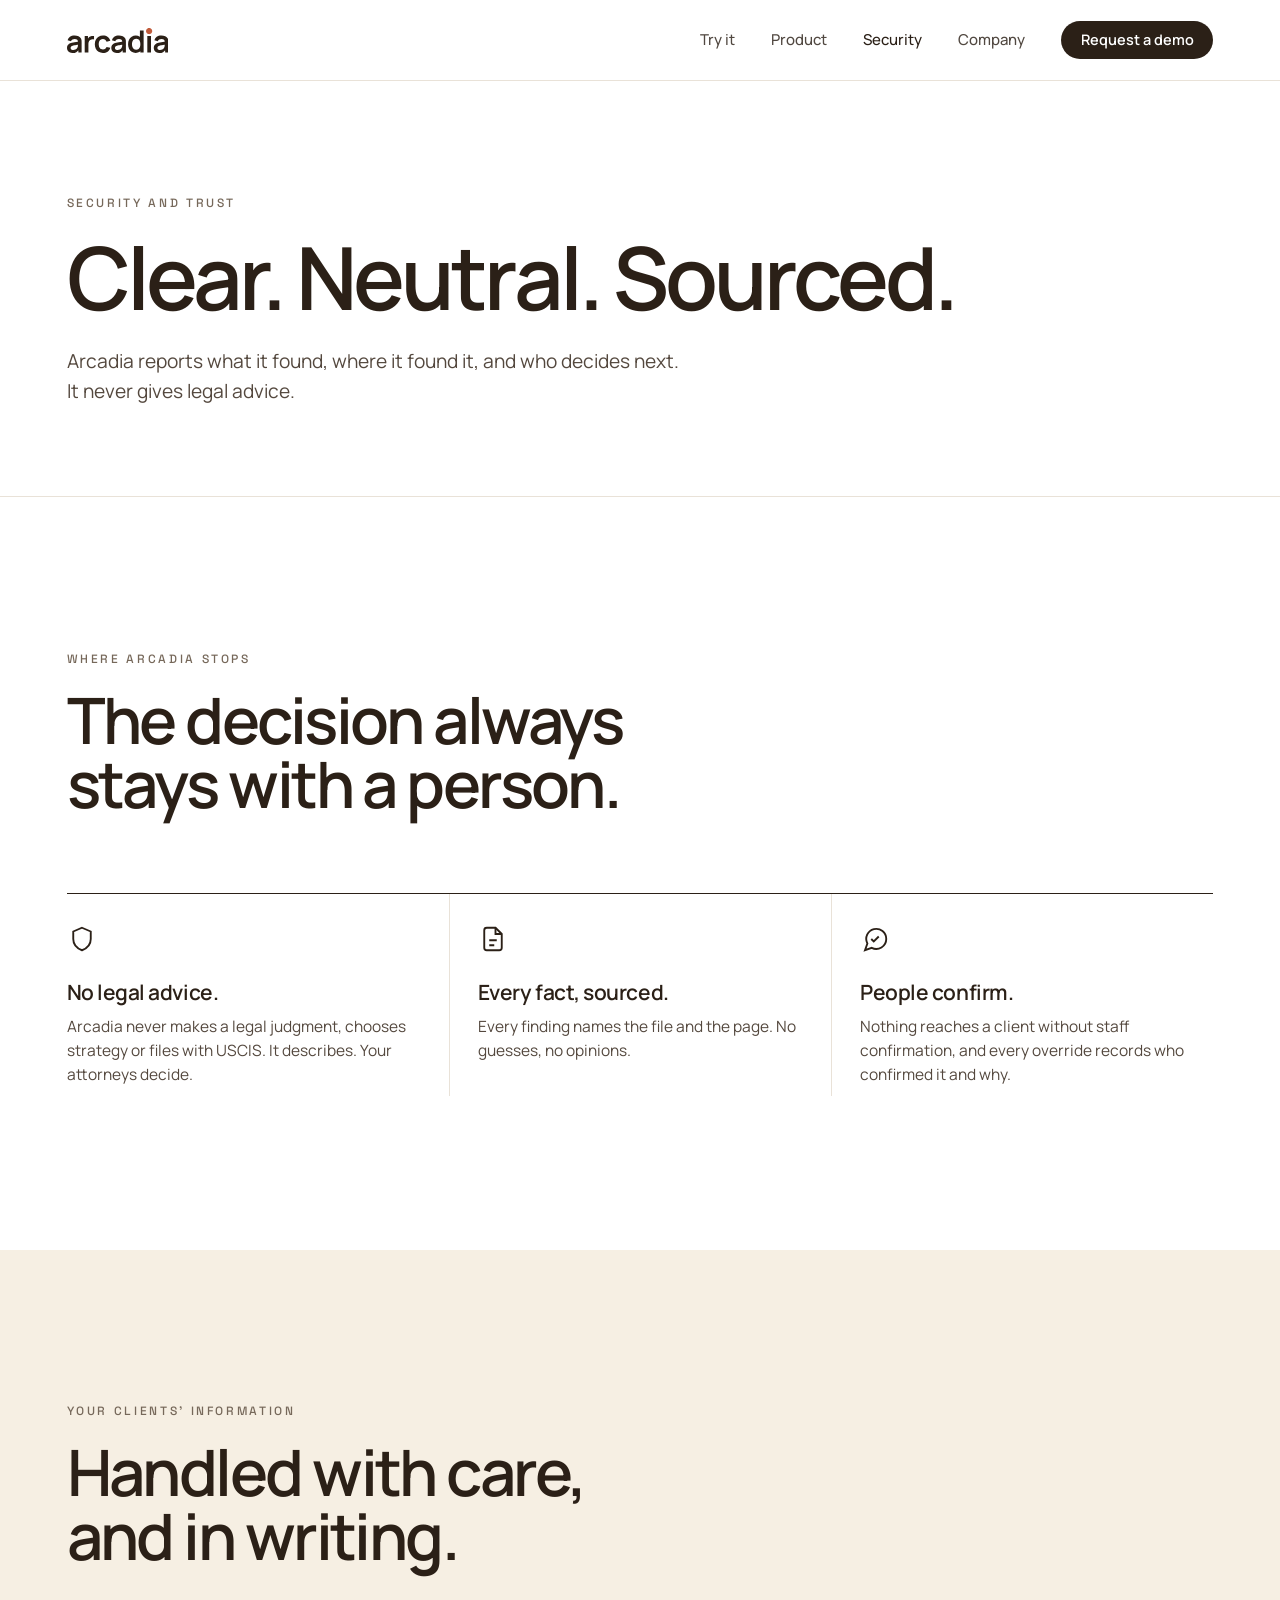
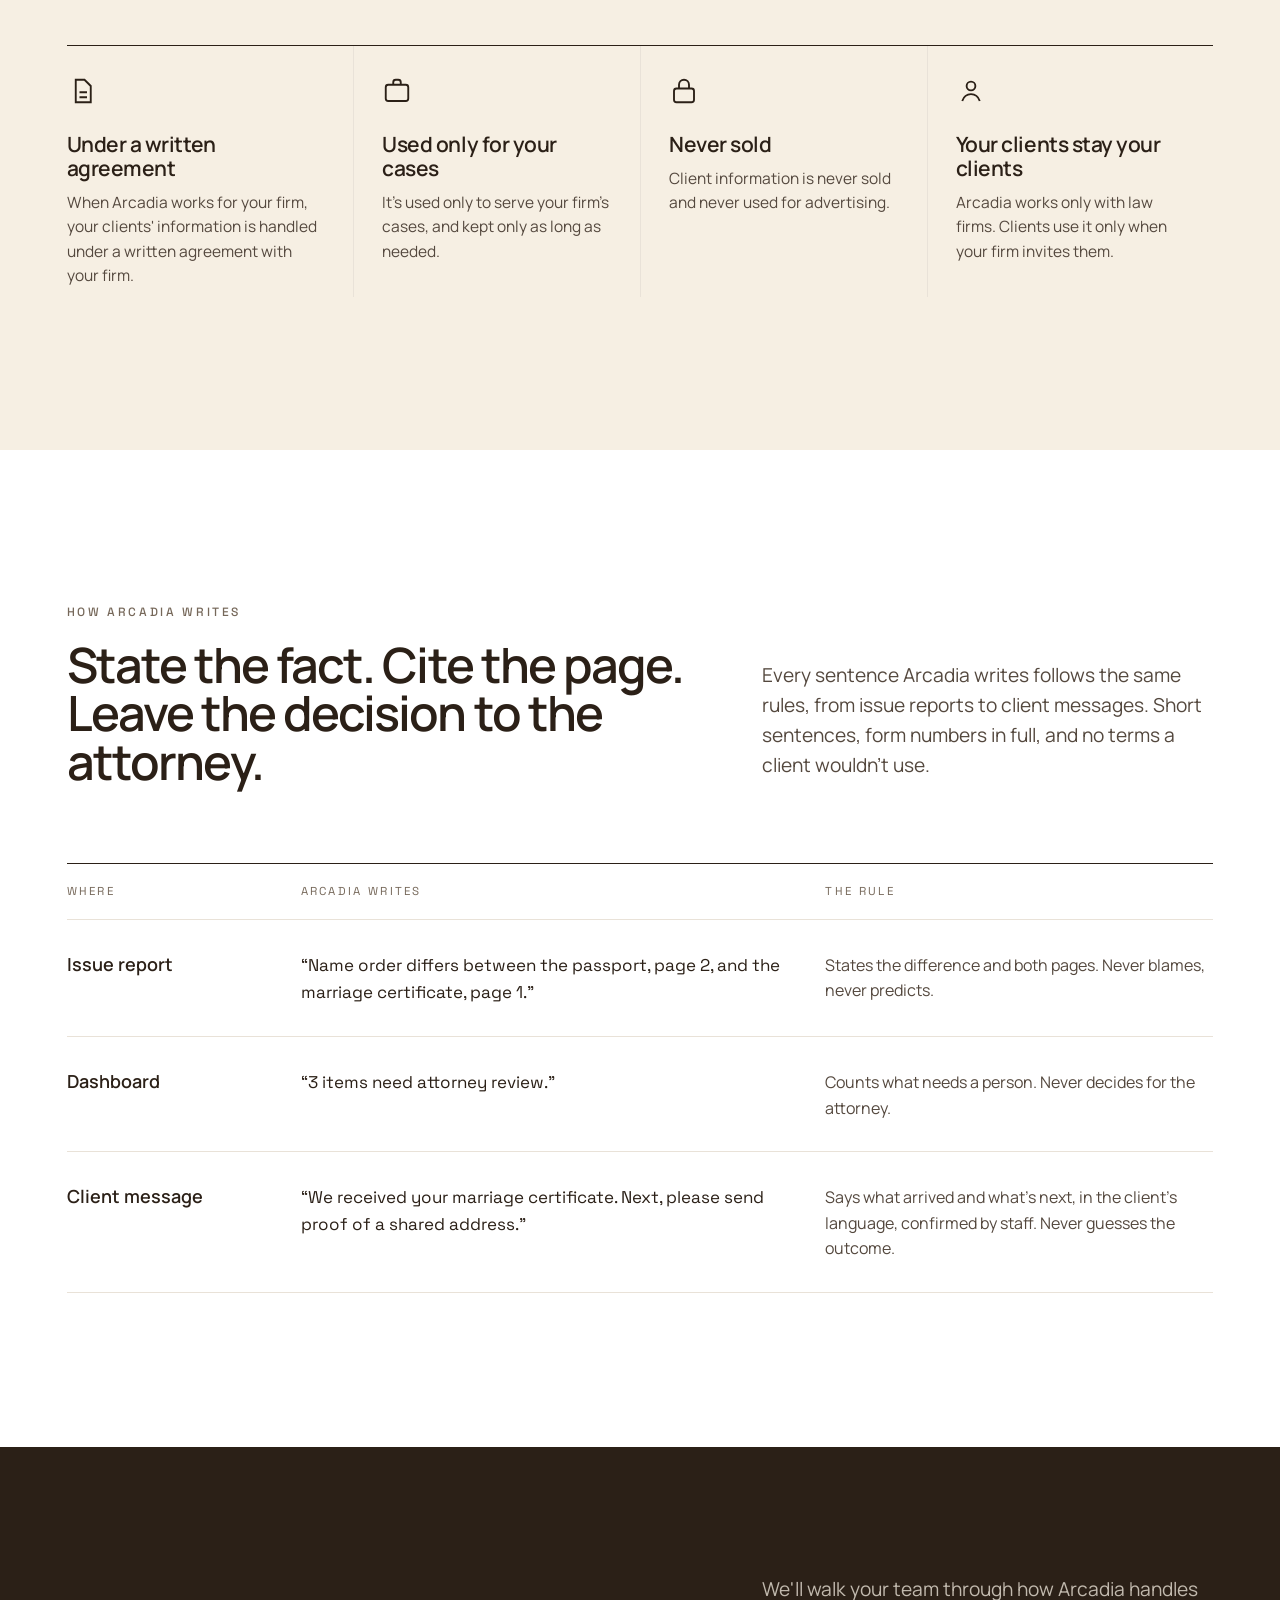
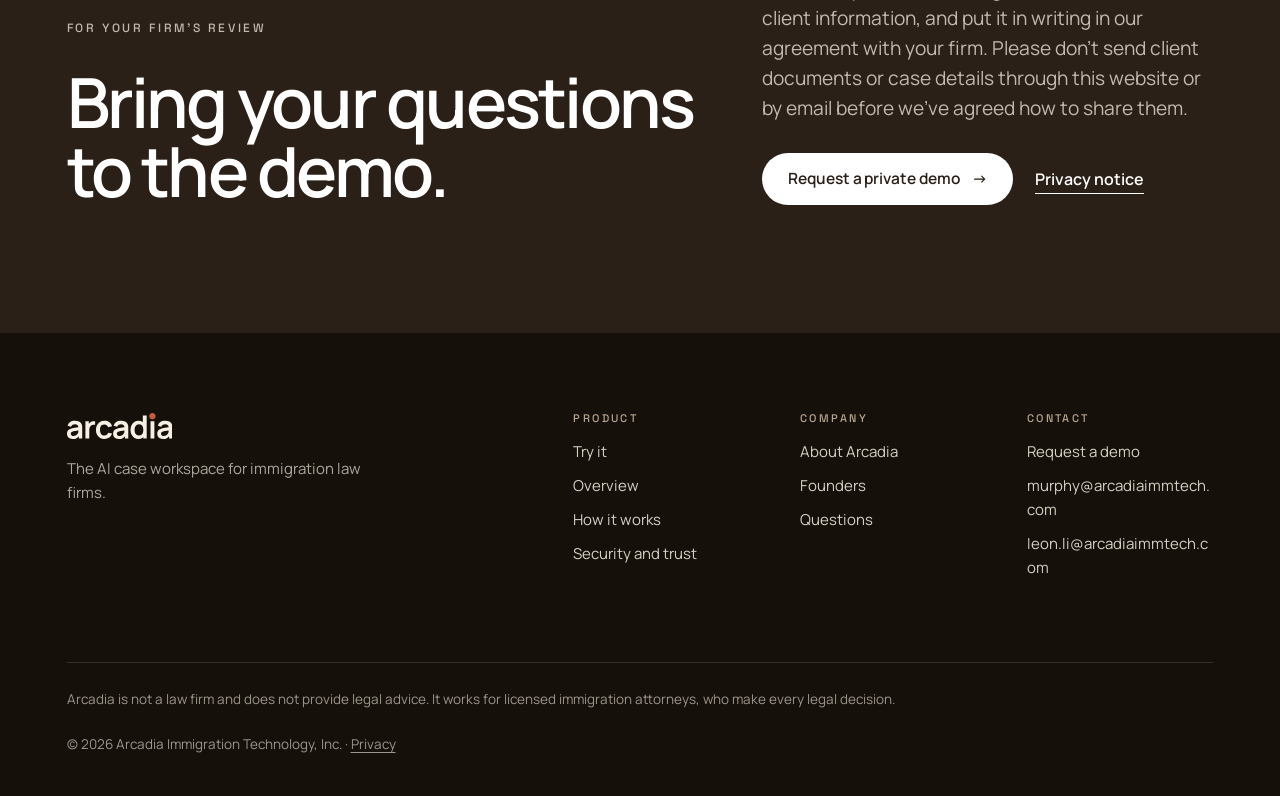
<file: security.html>
<!doctype html>
<html lang="en" class="no-js">
<head>
  <meta charset="utf-8">
  <title>Security and trust · Arcadia</title>
  <meta name="description" content="Where Arcadia stops, how your clients' information is handled, and how Arcadia writes: it reports what it found, where it found it, and who decides next. It never gives legal advice.">
  <meta name="viewport" content="width=device-width, initial-scale=1, viewport-fit=cover">
  <meta name="theme-color" content="#ffffff">
  <meta name="format-detection" content="telephone=no">
  <link rel="icon" href="assets/favicon.png" type="image/png" sizes="64x64">
  <link rel="icon" href="assets/favicon.svg" type="image/svg+xml">
  <link rel="apple-touch-icon" href="assets/apple-touch-icon.png">
  <link rel="preload" href="assets/fonts/Manrope-Variable.ttf" as="font" type="font/ttf" crossorigin>
  <link rel="stylesheet" href="assets/styles.css">
  <script>document.documentElement.className = "js";</script>
  <meta property="og:title" content="Security and trust · Arcadia">
  <meta property="og:description" content="Clear. Neutral. Sourced.">
  <meta property="og:type" content="website">
  <meta property="og:url" content="https://arcadiaimmtech.com/security.html">
  <meta property="og:image" content="https://arcadiaimmtech.com/assets/og.jpg">
  <meta name="twitter:card" content="summary_large_image">
</head>
<body data-page="security">
  <a class="skip" href="#main">Skip to content</a>

  <header class="site">
    <div class="wrap bar">
      <a class="brand" href="index.html" aria-label="Arcadia, home"><svg viewBox="0 0 405.59 100" aria-hidden="true"><use href="assets/brand/sprite.svg#wordmark"/></svg></a>
      <a class="btn cta-m" href="demo.html">Request a demo</a>
      <nav class="main" id="site-nav" aria-label="Main">
        <a href="index.html#try">Try it</a>
        <a href="product.html">Product</a>
        <a href="security.html" aria-current="page">Security</a>
        <a href="company.html">Company</a>
        <a class="btn" href="demo.html">Request a demo</a>
      </nav>
      <button class="menu" type="button" aria-controls="site-nav" aria-expanded="false"><span class="sr-only">Menu</span><i></i><i></i></button>
    </div>
  </header>

  <main id="main">
    <section class="page-hero" aria-labelledby="sec-title">
      <div class="wrap">
        <p class="label up">Security and trust</p>
        <h1 class="h1 up u2" id="sec-title">Clear. Neutral. Sourced.</h1>
        <p class="lede up u3">Arcadia reports what it found, where it found it, and who decides next. It never gives legal advice.</p>
      </div>
    </section>

    <section class="sec line" aria-labelledby="stops-title">
      <div class="wrap">
        <p class="label rv">Where Arcadia stops</p>
        <h2 class="rv d1" id="stops-title" style="margin:20px 0 clamp(48px,6vw,80px)">The decision always<br class="br-d"> stays with a person.</h2>
        <div class="quad three">
          <div class="rv"><svg viewBox="0 0 24 24" fill="none" stroke="currentColor" stroke-width="1.5" aria-hidden="true"><path d="M12 3l7 3v6c0 4.5-3 7.5-7 9-4-1.5-7-4.5-7-9V6z"/></svg><h3>No legal advice.</h3><p>Arcadia never makes a legal judgment, chooses strategy or files with USCIS. It describes. Your attorneys decide.</p></div>
          <div class="rv d1"><svg viewBox="0 0 24 24" fill="none" stroke="currentColor" stroke-width="1.5" aria-hidden="true"><path d="M14 3H7a2 2 0 0 0-2 2v14a2 2 0 0 0 2 2h10a2 2 0 0 0 2-2V8z"/><path d="M14 3v5h5M9 13h6M9 17h4"/></svg><h3>Every fact, sourced.</h3><p>Every finding names the file and the page. No guesses, no opinions.</p></div>
          <div class="rv d2"><svg viewBox="0 0 24 24" fill="none" stroke="currentColor" stroke-width="1.5" aria-hidden="true"><path d="M21 12a8 8 0 0 1-11.6 7.1L4 21l1.9-5.4A8 8 0 1 1 21 12z"/><path d="M9 12l2 2 4-4"/></svg><h3>People confirm.</h3><p>Nothing reaches a client without staff confirmation, and every override records who confirmed it and why.</p></div>
        </div>
      </div>
    </section>

    <section class="sec band-ivory" aria-labelledby="info-title">
      <div class="wrap">
        <p class="label rv">Your clients' information</p>
        <h2 class="rv d1" id="info-title" style="margin:20px 0 clamp(48px,6vw,80px)">Handled with care,<br class="br-d"> and in writing.</h2>
        <div class="quad">
          <div class="rv"><svg viewBox="0 0 24 24" fill="none" stroke="currentColor" stroke-width="1.5" aria-hidden="true"><path d="M7 3h7l5 5v13H7z"/><path d="M10 13h6M10 17h6"/></svg><h3>Under a written agreement</h3><p>When Arcadia works for your firm, your clients' information is handled under a written agreement with your firm.</p></div>
          <div class="rv d1"><svg viewBox="0 0 24 24" fill="none" stroke="currentColor" stroke-width="1.5" aria-hidden="true"><rect x="3" y="7" width="18" height="13" rx="2"/><path d="M9 7V5a2 2 0 0 1 2-2h2a2 2 0 0 1 2 2v2"/></svg><h3>Used only for your cases</h3><p>It's used only to serve your firm's cases, and kept only as long as needed.</p></div>
          <div class="rv d2"><svg viewBox="0 0 24 24" fill="none" stroke="currentColor" stroke-width="1.5" aria-hidden="true"><rect x="4" y="10" width="16" height="11" rx="2"/><path d="M8 10V7a4 4 0 0 1 8 0v3"/></svg><h3>Never sold</h3><p>Client information is never sold and never used for advertising.</p></div>
          <div class="rv d3"><svg viewBox="0 0 24 24" fill="none" stroke="currentColor" stroke-width="1.5" aria-hidden="true"><circle cx="12" cy="8" r="3.5"/><path d="M5 20c1.2-3.6 4-5.5 7-5.5s5.8 1.9 7 5.5"/></svg><h3>Your clients stay your clients</h3><p>Arcadia works only with law firms. Clients use it only when your firm invites them.</p></div>
        </div>
      </div>
    </section>

    <section class="sec" aria-labelledby="writes-title">
      <div class="wrap">
        <div class="sec-head">
          <div><p class="label rv">How Arcadia writes</p><h2 class="rv d1" id="writes-title" style="font-size:clamp(32px,3.8vw,56px)">State the fact. Cite the page. Leave the decision to the attorney.</h2></div>
          <p class="lede rv d2">Every sentence Arcadia writes follows the same rules, from issue reports to client messages. Short sentences, form numbers in full, and no terms a client wouldn't use.</p>
        </div>
        <div class="writes">
          <div class="w h"><span>Where</span><span>Arcadia writes</span><span>The rule</span></div>
          <div class="w rv"><span class="where">Issue report</span><q>Name order differs between the passport, page 2, and the marriage certificate, page 1.</q><p>States the difference and both pages. Never blames, never predicts.</p></div>
          <div class="w rv"><span class="where">Dashboard</span><q>3 items need attorney review.</q><p>Counts what needs a person. Never decides for the attorney.</p></div>
          <div class="w rv"><span class="where">Client message</span><q>We received your marriage certificate. Next, please send proof of a shared address.</q><p>Says what arrived and what's next, in the client's language, confirmed by staff. Never guesses the outcome.</p></div>
        </div>
      </div>
    </section>

    <section class="cta-band" aria-labelledby="cta-title">
      <div class="wrap inner">
        <div><p class="label rv">For your firm's review</p><h2 id="cta-title" class="rv d1" style="margin-top:20px">Bring your questions to the demo.</h2></div>
        <div class="rv d2">
          <p class="lede">We'll walk your team through how Arcadia handles client information, and put it in writing in our agreement with your firm. Please don't send client documents or case details through this website or by email before we've agreed how to share them.</p>
          <div style="display:flex;gap:22px;flex-wrap:wrap;align-items:center">
            <a class="btn btn-light" href="demo.html">Request a private demo <span class="arr" aria-hidden="true">&rarr;</span></a>
            <a class="link" href="privacy.html" style="color:#fff">Privacy notice</a>
          </div>
        </div>
      </div>
    </section>
  </main>

  <footer class="site-foot">
    <div class="wrap">
      <div class="foot">
        <div><a class="brand-f" href="index.html" aria-label="Arcadia, home"><svg viewBox="0 0 405.59 100" aria-hidden="true"><use href="assets/brand/sprite.svg#wordmark"/></svg></a><p class="motto">The AI case workspace for immigration law firms.</p></div>
        <nav aria-label="Product"><h2>Product</h2><a href="index.html#try">Try it</a><a href="product.html">Overview</a><a href="index.html#how">How it works</a><a href="security.html">Security and trust</a></nav>
        <nav aria-label="Company"><h2>Company</h2><a href="company.html">About Arcadia</a><a href="company.html#founders">Founders</a><a href="demo.html#faq">Questions</a></nav>
        <nav aria-label="Contact"><h2>Contact</h2><a href="demo.html">Request a demo</a><a href="mailto:murphy@arcadiaimmtech.com">murphy@arcadiaimmtech.com</a><a href="mailto:leon.li@arcadiaimmtech.com">leon.li@arcadiaimmtech.com</a></nav>
      </div>
      <div class="legal">
        <p>Arcadia is not a law firm and does not provide legal advice. It works for licensed immigration attorneys, who make every legal decision.</p>
        <p>&copy; 2026 Arcadia Immigration Technology, Inc. &middot; <a href="privacy.html">Privacy</a></p>
      </div>
    </div>
  </footer>

  <script src="assets/site.js"></script>
</body>
</html>
</file>
<file: assets/styles.css>
/* Arcadia website. Colors, type and logo follow the Brand Identity Packet; the logo files in assets/brand are the
   packet's own vector artwork (place them, never retype the wordmark).
   The look: white and spacious, very large type, full-screen city photography, the product shown working, and
   terracotta kept rare, like the dot: it marks the places a person must act. Fonts are served from this site. */

@font-face {
  font-family: "Manrope";
  src: url("fonts/Manrope-Variable.ttf") format("truetype");
  font-weight: 200 800;
  font-display: swap;
}
@font-face {
  font-family: "Space Grotesk";
  src: url("fonts/SpaceGrotesk-Variable.woff2") format("woff2");
  font-weight: 300 700;
  font-display: swap;
}

:root {
  --white: #ffffff;
  --ivory: #f6efe3;
  --paper: #fbf7f1;
  --sand: #ebdcc6;
  --line: #e9e2d8;
  --line-2: #dcd2c4;
  --ink: #2b2017;
  --ink-2: #54483e;   /* 8.6:1 on white */
  --ink-3: #76685a;   /* 5.4:1 on white */
  --terra: #c15b3b;
  --night: #16100b;
  --dot: #c15b3b;
  --sans: "Manrope", ui-sans-serif, system-ui, -apple-system, "Segoe UI", sans-serif;
  --grotesk: "Space Grotesk", ui-sans-serif, system-ui, sans-serif;
  --wrap: 1240px;
  --gut: clamp(20px, 5.2vw, 80px);
  --sec: clamp(104px, 12vw, 176px);
  --ease: cubic-bezier(0.2, 0.7, 0.1, 1);
  --head: 80px;
}

*, *::before, *::after { box-sizing: border-box; margin: 0; padding: 0; }
html { -webkit-text-size-adjust: 100%; }
body {
  background: var(--white);
  color: var(--ink);
  font-family: var(--sans);
  font-size: 18px;
  line-height: 1.6;
  -webkit-font-smoothing: antialiased;
  text-rendering: optimizeLegibility;
  overflow-x: hidden;
}
img, svg { display: block; max-width: 100%; }
a { color: inherit; text-decoration: none; }
button { font: inherit; color: inherit; background: none; border: 0; cursor: pointer; }
:focus-visible { outline: 2px solid var(--terra); outline-offset: 3px; border-radius: 4px; }
[hidden] { display: none !important; }
.sr-only { position: absolute; width: 1px; height: 1px; overflow: hidden; clip: rect(0 0 0 0); white-space: nowrap; }
.skip { position: absolute; left: 12px; top: -60px; z-index: 100; background: var(--ink); color: #fff; padding: 10px 16px; border-radius: 8px; }
.skip:focus { top: 12px; }
.wrap { max-width: calc(var(--wrap) + 2 * var(--gut)); margin: 0 auto; padding: 0 var(--gut); }

/* type */
.label { font-family: var(--grotesk); font-size: 12px; font-weight: 500; letter-spacing: 0.22em; text-transform: uppercase; color: var(--ink-3); line-height: 1.4; }
h1, h2, h3, h4 { font-weight: 600; color: var(--ink); }
.h1 { font-size: clamp(46px, 6.8vw, 100px); letter-spacing: -0.045em; line-height: 0.98; }
h2, .h2 { font-size: clamp(36px, 5vw, 72px); letter-spacing: -0.04em; line-height: 1; }
h3 { font-size: clamp(22px, 1.9vw, 28px); letter-spacing: -0.022em; line-height: 1.16; }
p { color: var(--ink-2); }
.lede { font-size: clamp(18px, 1.5vw, 22px); line-height: 1.55; max-width: 32em; color: var(--ink-2); }
.br-d { display: inline; }
.center { text-align: center; }
.center .lede { margin-left: auto; margin-right: auto; }
.nowrap { white-space: nowrap; }
@media (max-width: 720px) { .br-d { display: none; } }

/* buttons */
.btn { display: inline-flex; align-items: center; gap: 12px; font-weight: 600; font-size: 15.5px; letter-spacing: -0.005em; line-height: 1; padding: 18px 26px; border-radius: 999px; white-space: nowrap; transition: transform 0.3s var(--ease), background 0.3s, color 0.3s, box-shadow 0.3s; }
.btn:hover { transform: translateY(-1px); }
.btn .arr { transition: transform 0.3s var(--ease); }
.btn:hover .arr { transform: translateX(4px); }
.btn-dark { background: var(--ink); color: #fff; }
.btn-dark:hover { background: #3d2f23; }
.btn-light { background: #fff; color: var(--ink); }
.btn-line { background: #fff; color: var(--ink); box-shadow: inset 0 0 0 1px var(--line-2); }
.btn-line:hover { box-shadow: inset 0 0 0 1px var(--ink); }
.btn-glass { color: #fff; background: rgba(255, 255, 255, 0.12); box-shadow: inset 0 0 0 1px rgba(255, 255, 255, 0.45); -webkit-backdrop-filter: blur(10px); backdrop-filter: blur(10px); }
.btn-glass:hover { background: rgba(255, 255, 255, 0.2); }
.link { display: inline-flex; align-items: center; gap: 10px; font-weight: 600; font-size: 16px; line-height: 1; padding: 6px 0; border-bottom: 1.5px solid currentColor; white-space: nowrap; }

/* rising into view */
.js .rv { opacity: 0; transform: translateY(28px); transition: opacity 0.9s var(--ease), transform 0.9s var(--ease); }
.js .rv.in { opacity: 1; transform: none; }
.rv.d1 { transition-delay: 0.08s; } .rv.d2 { transition-delay: 0.16s; } .rv.d3 { transition-delay: 0.24s; }

/* ---------------- header ---------------- */
.site { position: fixed; inset: 0 0 auto 0; z-index: 40; color: var(--ink); background: rgba(255, 255, 255, 0.9); -webkit-backdrop-filter: saturate(1.3) blur(16px); backdrop-filter: saturate(1.3) blur(16px); border-bottom: 1px solid var(--line); transition: background 0.4s, color 0.4s, border-color 0.4s; }
[data-hero="dark"] .site:not(.solid):not(.open) { color: #fff; background: transparent; border-bottom-color: transparent; -webkit-backdrop-filter: none; backdrop-filter: none; }
.bar { display: flex; align-items: center; justify-content: space-between; height: var(--head); gap: 24px; }
.brand svg { height: 25px; width: auto; }
nav.main { display: flex; align-items: center; gap: 36px; font-size: 15px; font-weight: 500; }
nav.main a:not(.btn) { opacity: 0.82; transition: opacity 0.2s; }
nav.main a:not(.btn):hover, nav.main a[aria-current] { opacity: 1; }
nav.main .btn { padding: 12px 20px; font-size: 14.5px; background: var(--ink); color: #fff; }
[data-hero="dark"] .site:not(.solid):not(.open) nav.main .btn, [data-hero="dark"] .site:not(.solid):not(.open) .cta-m { background: #fff; color: var(--ink); }
.menu { display: none; width: 44px; height: 44px; margin-right: -10px; position: relative; }
.menu i { position: absolute; left: 12px; right: 12px; height: 1.5px; background: currentColor; transition: transform 0.3s var(--ease), top 0.3s var(--ease); }
.menu i:first-of-type { top: 18px; }
.menu i:last-of-type { top: 25px; }
.site.open .menu i:first-of-type { top: 21.5px; transform: rotate(45deg); }
.site.open .menu i:last-of-type { top: 21.5px; transform: rotate(-45deg); }
.cta-m { display: none; }
@media (max-width: 900px) {
  :root { --head: 66px; }
  .brand svg { height: 21px; }
  .menu { display: block; }
  .cta-m { display: inline-flex; margin-left: auto; padding: 11px 16px; font-size: 14px; background: var(--ink); color: #fff; }
  nav.main { position: fixed; top: var(--head); left: 0; right: 0; height: calc(100vh - var(--head)); height: calc(100dvh - var(--head)); flex-direction: column; align-items: stretch; gap: 0; padding: 18px var(--gut) 40px; background: #fff; color: var(--ink); opacity: 0; visibility: hidden; transform: translateY(-8px); overflow-y: auto; }
  .site.used nav.main { transition: opacity 0.3s var(--ease), transform 0.3s var(--ease), visibility 0.3s; }
  nav.main a:not(.btn) { font-size: 30px; font-weight: 600; letter-spacing: -0.025em; padding: 16px 0; border-bottom: 1px solid var(--line); opacity: 1; }
  nav.main .btn { margin-top: 32px; align-self: flex-start; padding: 17px 26px; font-size: 16px; }
  .site.open { background: #fff; color: var(--ink); -webkit-backdrop-filter: none; backdrop-filter: none; }
  .site.open nav.main { opacity: 1; visibility: visible; transform: none; }
  .site.open .cta-m { visibility: hidden; }
  body.menu-open { overflow: hidden; }
}

/* ---------------- home: immersive hero ---------------- */
.hero { position: relative; height: 100vh; height: 100svh; min-height: 640px; color: #fff; overflow: hidden; background: var(--night); }
.hero-media { position: absolute; inset: -4% 0 0 0; will-change: transform; }
.hero-media img { width: 100%; height: 100%; object-fit: cover; object-position: 50% 58%; transform: scale(1.1); animation: settle 16s var(--ease) forwards; }
@keyframes settle { to { transform: scale(1); } }
.hero::after { content: ""; position: absolute; inset: 0; pointer-events: none; background: linear-gradient(180deg, rgba(22, 16, 11, 0.5) 0%, rgba(22, 16, 11, 0) 22%, rgba(22, 16, 11, 0.18) 38%, rgba(22, 16, 11, 0.6) 62%, rgba(22, 16, 11, 0.9) 100%); }
.hero-in { position: relative; z-index: 2; height: 100%; display: flex; flex-direction: column; justify-content: flex-end; padding-bottom: clamp(48px, 9vh, 104px); }
.hero .label { color: rgba(255, 255, 255, 0.92); }
.hero h1 { color: #fff; font-size: clamp(50px, 8vw, 124px); letter-spacing: -0.045em; line-height: 0.95; margin-top: 22px; max-width: 10.5em; }
.hero-row { display: flex; justify-content: space-between; align-items: flex-end; gap: 40px; margin-top: clamp(28px, 4vh, 44px); }
.hero p.sub { color: rgba(255, 255, 255, 0.88); font-size: clamp(18px, 1.5vw, 21px); line-height: 1.55; max-width: 31em; }
.hero .actions { display: flex; gap: 14px; flex-wrap: wrap; margin-top: 30px; }
.js .up { opacity: 0; transform: translateY(24px); animation: up 1.2s var(--ease) forwards; }
.up.u2 { animation-delay: 0.15s; } .up.u3 { animation-delay: 0.3s; } .up.u4 { animation-delay: 0.6s; }
@keyframes up { to { opacity: 1; transform: none; } }
.glass { width: 330px; flex: none; padding: 20px 22px; border-radius: 18px; color: #fff; background: rgba(255, 255, 255, 0.14); box-shadow: inset 0 0 0 1px rgba(255, 255, 255, 0.28), 0 30px 60px -30px rgba(0, 0, 0, 0.6); -webkit-backdrop-filter: blur(18px) saturate(1.2); backdrop-filter: blur(18px) saturate(1.2); }
.glass .t { display: flex; justify-content: space-between; align-items: center; }
.glass .tag { font-family: var(--grotesk); font-size: 10.5px; letter-spacing: 0.2em; text-transform: uppercase; color: rgba(255, 255, 255, 0.72); }
.glass b.name { display: block; font-size: 17px; font-weight: 600; margin-top: 10px; letter-spacing: -0.01em; }
.glass small { display: block; color: rgba(255, 255, 255, 0.7); font-size: 13px; }
.glass .gp { font-family: var(--grotesk); font-size: 34px; font-weight: 500; font-variant-numeric: tabular-nums; line-height: 1; }
.glass .gm { height: 5px; border-radius: 3px; background: rgba(255, 255, 255, 0.22); margin: 16px 0 12px; overflow: hidden; }
.glass .gm i { display: block; height: 100%; width: 0; background: #fff; border-radius: 3px; }
.glass .gs { display: flex; align-items: center; gap: 9px; font-size: 13.5px; font-weight: 500; }
.glass .gs .d { width: 8px; height: 8px; border-radius: 50%; background: var(--terra); box-shadow: 0 0 0 4px rgba(193, 91, 59, 0.25); }
.scrollcue { position: absolute; left: 50%; bottom: 22px; z-index: 3; transform: translateX(-50%); width: 1px; height: 44px; background: linear-gradient(rgba(255, 255, 255, 0), rgba(255, 255, 255, 0.7)); overflow: hidden; }
.scrollcue::after { content: ""; position: absolute; left: 0; top: -44px; width: 1px; height: 44px; background: #fff; animation: cue 2.2s var(--ease) infinite; }
@keyframes cue { to { top: 44px; } }
@media (max-width: 1100px) { .glass { display: none; } }
@media (max-width: 720px) { .hero-media img { object-position: 64% 60%; } .scrollcue { display: none; } }

/* statement that lights up word by word */
.statement { padding: var(--sec) 0; }
.words { font-size: clamp(32px, 4.5vw, 66px); font-weight: 600; letter-spacing: -0.04em; line-height: 1.1; max-width: 17em; color: var(--ink); }
.js .words span { color: #ddd4c8; transition: color 0.5s var(--ease); }
.js .words span.lit { color: var(--ink); }

/* ---------------- the clickable taste ---------------- */
.try { background: var(--ivory); padding: var(--sec) 0 calc(var(--sec) * 0.8); }
.try-head { display: flex; justify-content: space-between; align-items: flex-end; gap: 32px; flex-wrap: wrap; }
.try-head h2 { margin-top: 20px; }
.app { position: relative; margin-top: clamp(40px, 5vw, 64px); display: grid; grid-template-columns: 64px minmax(0, 1fr) 290px; height: 620px; background: var(--paper); border-radius: 18px; overflow: hidden; box-shadow: 0 0 0 1px rgba(43, 32, 23, 0.08), 0 2px 0 rgba(43, 32, 23, 0.03), 0 60px 120px -50px rgba(43, 32, 23, 0.5); font-size: 13.5px; line-height: 1.45; color: var(--ink); }
.app .rail { background: var(--ink); display: flex; flex-direction: column; align-items: center; gap: 8px; padding: 18px 0; }
.app .rail .mono { width: 30px; color: var(--ivory); margin-bottom: 16px; }
.app .rail .mono svg { width: 30px; height: auto; }
.app .rail span { width: 40px; height: 40px; border-radius: 10px; display: grid; place-items: center; color: rgba(246, 239, 227, 0.6); }
.app .rail span.on { background: rgba(246, 239, 227, 0.12); color: var(--ivory); }
.app .rail svg { width: 19px; height: 19px; }
.am { display: flex; flex-direction: column; padding: 26px 30px; min-width: 0; }
.ah { display: flex; justify-content: space-between; align-items: flex-end; gap: 16px; }
.ah h4 { font-size: 24px; letter-spacing: -0.025em; margin-top: 6px; }
.ah small { color: var(--ink-3); font-size: 13px; }
.chip-tag { display: inline-block; font-family: var(--grotesk); font-size: 10px; letter-spacing: 0.18em; text-transform: uppercase; padding: 4px 8px; border-radius: 4px; background: var(--sand); color: var(--ink-2); }
.score { text-align: right; }
.score b { font-family: var(--grotesk); font-weight: 500; font-size: 44px; letter-spacing: -0.02em; line-height: 1; font-variant-numeric: tabular-nums; }
.score small { display: block; }
.meter { height: 6px; background: var(--sand); border-radius: 3px; margin: 16px 0 0; overflow: hidden; }
.meter i { display: block; height: 100%; width: 0; background: var(--ink); border-radius: 3px; transition: width 1.2s var(--ease); }
.status { display: flex; align-items: center; gap: 8px; margin-top: 10px; font-size: 13px; color: var(--ink-2); min-height: 19px; }
.status .d { width: 7px; height: 7px; border-radius: 50%; background: var(--terra); }
.stage { position: relative; flex: 1; margin-top: 18px; min-height: 0; }
.pane { position: absolute; inset: 0; opacity: 0; transform: translateY(14px); transition: opacity 0.5s var(--ease), transform 0.5s var(--ease); pointer-events: none; visibility: hidden; }
.pane.on { opacity: 1; transform: none; pointer-events: auto; visibility: visible; }
.hot { position: relative; display: inline-flex; align-items: center; gap: 10px; background: var(--ink); color: #fff; font-weight: 600; font-size: 14.5px; padding: 14px 22px; border-radius: 12px; transition: transform 0.25s var(--ease), background 0.25s; }
.hot:hover { background: #3d2f23; transform: translateY(-1px); }
.hot::after { content: ""; position: absolute; inset: -6px; border-radius: 17px; border: 2px solid var(--terra); animation: pulse 1.8s var(--ease) infinite; pointer-events: none; }
.hot.quiet::after { display: none; }
.hot:disabled { cursor: default; }
@keyframes pulse { 0% { opacity: 0.95; transform: scale(0.97); } 100% { opacity: 0; transform: scale(1.14); } }
.sec-btn { display: inline-flex; align-items: center; gap: 8px; font-weight: 600; font-size: 14px; padding: 13px 18px; border-radius: 12px; border: 1px solid var(--line-2); background: #fff; }
.sec-btn:hover { border-color: var(--ink); }
.ok { width: 18px; height: 18px; border-radius: 50%; background: var(--ink); position: relative; flex: none; }
.ok::after { content: ""; position: absolute; left: 6.5px; top: 3.5px; width: 4.5px; height: 8.5px; border: solid #fff; border-width: 0 2px 2px 0; transform: rotate(45deg); }
.src { display: inline-flex; align-items: center; gap: 7px; font-family: var(--grotesk); font-size: 11.5px; padding: 6px 10px; border-radius: 7px; border: 1px solid var(--line-2); color: var(--ink-2); background: #fff; white-space: nowrap; }
.src svg { width: 12px; height: 12px; }
.src.on { background: var(--ink); border-color: var(--ink); color: #fff; }
.srcs { display: flex; gap: 8px; flex-wrap: wrap; }

.drop { height: 100%; border: 1.5px dashed #d6c6ae; border-radius: 16px; display: flex; flex-direction: column; align-items: center; justify-content: center; gap: 26px; background: rgba(255, 255, 255, 0.55); padding: 20px; text-align: center; }
.files { display: flex; flex-wrap: wrap; gap: 10px; justify-content: center; max-width: 620px; }
.file { display: flex; align-items: center; gap: 8px; padding: 9px 12px; background: #fff; border: 1px solid var(--line); border-radius: 9px; font: 500 12.5px/1 var(--grotesk); color: var(--ink-2); box-shadow: 0 10px 22px -14px rgba(43, 32, 23, 0.45); transform: rotate(var(--r, 0deg)); }
.file svg { width: 14px; height: 14px; color: var(--ink-3); }
.drop p { font-size: 14.5px; color: var(--ink-2); max-width: 30em; }
.drop.go .file { animation: suck 0.55s var(--ease) forwards; animation-delay: calc(var(--i) * 45ms); }
@keyframes suck { to { transform: translateY(60px) scale(0.5); opacity: 0; } }

.reads { display: grid; grid-template-columns: 1fr 1fr; gap: 10px; }
.rr { display: grid; grid-template-columns: 30px minmax(0, 1fr) auto; gap: 12px; align-items: center; padding: 11px 14px; background: #fff; border: 1px solid var(--line); border-radius: 12px; opacity: 0; transform: translateY(10px); transition: opacity 0.4s var(--ease), transform 0.4s var(--ease); }
.rr.in { opacity: 1; transform: none; }
.rr .ic { width: 30px; height: 30px; border-radius: 8px; background: var(--ivory); display: grid; place-items: center; }
.rr .ic svg { width: 15px; height: 15px; color: var(--ink-2); }
.rr b { display: block; font-weight: 600; font-size: 13.5px; white-space: nowrap; overflow: hidden; text-overflow: ellipsis; }
.rr small { display: block; font-family: var(--grotesk); font-size: 11px; color: var(--ink-3); white-space: nowrap; overflow: hidden; text-overflow: ellipsis; }
.st { width: 20px; height: 20px; border-radius: 50%; border: 2px solid var(--sand); border-top-color: var(--ink); animation: spin 0.8s linear infinite; }
.rr.done .st { animation: none; border: 0; background: var(--ink); position: relative; }
.rr.done .st::after { content: ""; position: absolute; left: 7px; top: 4px; width: 5px; height: 9px; border: solid #fff; border-width: 0 2px 2px 0; transform: rotate(45deg); }
@keyframes spin { to { transform: rotate(360deg); } }
.rsum { margin-top: 16px; display: flex; align-items: center; gap: 10px; padding: 13px 16px; border-radius: 12px; background: #fff; border: 1px solid var(--line); font-weight: 500; opacity: 0; transform: translateY(8px); transition: 0.45s var(--ease); }
.rsum.in { opacity: 1; transform: none; }
.rsum .d { width: 8px; height: 8px; border-radius: 50%; background: var(--terra); flex: none; }

.review { display: grid; grid-template-columns: minmax(0, 0.9fr) minmax(0, 1.1fr); gap: 16px; height: 100%; }
.doc { background: #fff; border: 1px solid var(--line); border-radius: 14px; padding: 14px 16px; display: flex; flex-direction: column; min-height: 0; }
.doc .dh { display: flex; justify-content: space-between; align-items: center; font-weight: 600; font-size: 13px; }
.doc .dh small { font-family: var(--grotesk); color: var(--ink-3); font-weight: 400; }
.sheet { position: relative; flex: 1; margin-top: 12px; border: 1px solid var(--line); border-radius: 6px; padding: 16px; overflow: hidden; background: #fffefc; }
.sheet .ttl { font-family: var(--grotesk); font-size: 11px; letter-spacing: 0.22em; text-align: center; color: var(--ink-2); padding-bottom: 10px; border-bottom: 1px solid var(--line); margin-bottom: 12px; }
.sheet i { display: block; height: 6px; border-radius: 2px; background: #eee7dc; margin: 0 0 10px; }
.sheet .hl { display: flex; justify-content: space-between; gap: 10px; font-family: var(--grotesk); font-size: 11.5px; padding: 7px 9px; margin: 12px 0 14px; border-radius: 4px; background: rgba(193, 91, 59, 0.09); outline: 1.5px solid var(--terra); outline-offset: 2px; color: var(--ink); }
.sheet .wm { position: absolute; left: -10%; right: -10%; top: 48%; transform: rotate(-26deg); text-align: center; font-family: var(--grotesk); font-size: 13px; letter-spacing: 0.3em; color: rgba(43, 32, 23, 0.09); white-space: nowrap; }
.sheet[hidden] { display: none; }
.need { background: #fff; border: 1px solid var(--line); border-radius: 14px; padding: 18px 20px; display: flex; flex-direction: column; gap: 12px; min-height: 0; overflow: hidden; }
.need .nt { display: flex; gap: 12px; align-items: flex-start; }
.need .nt .d { width: 9px; height: 9px; border-radius: 50%; background: var(--terra); margin-top: 7px; flex: none; transition: background 0.3s; }
.need .nt b { font-size: 16px; font-weight: 600; letter-spacing: -0.01em; }
.need p { font-size: 13.5px; color: var(--ink-2); }
.acts { display: flex; gap: 10px; flex-wrap: wrap; margin-top: 2px; }
.rec { display: none; align-items: center; gap: 10px; font-size: 13px; color: var(--ink-2); padding: 11px 13px; border-radius: 10px; background: var(--ivory); }
.need.resolved .nt .d { background: var(--line-2); }
.need.resolved .acts, .need.resolved .ask { display: none; }
.need.resolved .rec { display: flex; }
.ask { display: none; flex-direction: column; gap: 10px; padding: 12px 14px; border-radius: 12px; background: var(--paper); border: 1px solid var(--line); }
.need.asking .ask { display: flex; }
.need.asking .acts, .need.asking > p, .need.asking .srcs { display: none; }
.ask .to { display: flex; justify-content: space-between; font-size: 12px; color: var(--ink-3); }
.bub { align-self: flex-end; max-width: 92%; background: var(--ink); color: #fff; border-radius: 14px 14px 4px 14px; padding: 10px 12px; font-size: 13px; }
.bub small { display: block; color: rgba(255, 255, 255, 0.7); margin-top: 6px; font-size: 11.5px; }
.bub.them { align-self: flex-start; background: #fff; color: var(--ink); border: 1px solid var(--line); border-radius: 14px 14px 14px 4px; }
.bub.them small { color: var(--ink-3); }
.att { display: flex; align-items: center; gap: 8px; margin-top: 6px; font-family: var(--grotesk); font-size: 11.5px; }
.att .ok, .pb .ok, .vline .ok { width: 15px; height: 15px; }
.att .ok::after, .pb .ok::after, .vline .ok::after { left: 5px; top: 2.5px; width: 4px; height: 7.5px; }
.ask .hide { display: none; }

.fhead { display: flex; justify-content: space-between; align-items: center; gap: 16px; }
.fhead p { font-size: 13px; color: var(--ink-3); }
.forms { display: grid; grid-template-columns: 1fr 1fr; gap: 14px; margin-top: 14px; }
.form { background: #fff; border: 1px solid var(--line); border-radius: 14px; padding: 14px 16px; }
.form .fh { display: flex; justify-content: space-between; align-items: baseline; padding-bottom: 10px; border-bottom: 1px solid var(--line); }
.form .fh b { font-size: 14.5px; }
.form .fh span { font-family: var(--grotesk); font-size: 12px; color: var(--ink-3); font-variant-numeric: tabular-nums; }
.fr { display: grid; grid-template-columns: minmax(0, 1fr) auto; gap: 4px 10px; padding: 9px 0; border-bottom: 1px solid #f2ede5; align-items: center; }
.fr:last-child { border-bottom: 0; }
.fr small { grid-column: 1 / -1; font-size: 11px; color: var(--ink-3); }
.fr .v { font-family: var(--grotesk); font-size: 13px; font-weight: 500; min-height: 18px; position: relative; white-space: nowrap; overflow: hidden; }
.fr .v:empty::before { content: ""; position: absolute; left: 0; top: 5px; width: 62%; height: 8px; border-radius: 2px; background: #f0eae1; }
.fr .src { opacity: 0; transform: translateX(-6px); transition: 0.35s var(--ease); font-size: 10.5px; padding: 4px 7px; }
.fr.f .src { opacity: 1; transform: none; }
.ready { display: flex; align-items: center; gap: 12px; margin-top: 14px; padding: 13px 16px; border-radius: 12px; background: var(--ink); color: #fff; font-weight: 600; opacity: 0; transform: translateY(8px); transition: 0.5s var(--ease); }
.ready.in { opacity: 1; transform: none; }
.ready .ok { background: #fff; }
.ready .ok::after { border-color: var(--ink); }
.ready small { margin-left: auto; font-weight: 400; color: rgba(255, 255, 255, 0.7); font-size: 12.5px; }

.pkgwrap { position: relative; height: 100%; }
.pkg { display: grid; grid-template-columns: minmax(0, 1fr) minmax(0, 1fr); gap: 22px; height: 100%; align-items: center; transition: filter 0.5s, opacity 0.5s; }
.pkgwrap:not(.built) .pkg { filter: blur(3px); opacity: 0.45; }
.stack { position: relative; height: 330px; }
.sh { position: absolute; left: 8%; width: 66%; height: 84%; background: #fff; border: 1px solid var(--line); border-radius: 6px; box-shadow: 0 18px 30px -24px rgba(43, 32, 23, 0.5); padding: 16px; opacity: 0; transform: translateY(-30px) rotate(-2deg); transition: opacity 0.45s var(--ease), transform 0.55s var(--ease); }
.sh.in { opacity: 1; transform: translate(calc(var(--k) * 3px), calc(var(--k) * 8px)); }
.sh i { display: block; height: 5px; background: #efe8de; border-radius: 2px; margin-bottom: 8px; }
.sh b { display: block; font-size: 12px; margin-bottom: 12px; }
.sh .tb { position: absolute; right: -34px; top: calc(12px + var(--k) * 34px); width: 34px; height: 28px; border-radius: 0 6px 6px 0; background: var(--sand); font: 600 10.5px/28px var(--grotesk); text-align: center; color: var(--ink-2); }
.plist { list-style: none; display: flex; flex-direction: column; gap: 6px; }
.plist li { display: grid; grid-template-columns: 26px 1fr auto; gap: 10px; align-items: center; padding: 9px 12px; background: #fff; border: 1px solid var(--line); border-radius: 10px; opacity: 0.35; transition: opacity 0.4s; }
.plist li.in { opacity: 1; }
.plist .n { font-family: var(--grotesk); font-size: 12px; color: var(--ink-3); }
.plist small { color: var(--ink-3); font-size: 12px; }
.pbadges { display: flex; gap: 8px; flex-wrap: wrap; margin-top: 12px; opacity: 0; transition: 0.5s var(--ease); }
.pbadges.in { opacity: 1; }
.pb { display: inline-flex; align-items: center; gap: 8px; font-size: 12.5px; padding: 8px 11px; border-radius: 999px; background: var(--ivory); color: var(--ink-2); }
.pkg-go { position: absolute; inset: 0; display: grid; place-items: center; transition: opacity 0.4s; }
.pkg-go.gone { opacity: 0; pointer-events: none; }

.side { background: #fff; border-left: 1px solid var(--line); padding: 22px; display: flex; flex-direction: column; gap: 14px; }
.side .sh2 { display: flex; align-items: center; gap: 8px; font-weight: 600; }
.side .sh2 svg { width: 17px; height: 17px; color: var(--terra); }
.tg { border-radius: 14px; background: var(--paper); border: 1px solid var(--line); padding: 16px; }
.tg small { font-size: 12px; color: var(--ink-3); }
.tg .big { display: flex; align-items: baseline; gap: 6px; margin: 6px 0 2px; }
.tg .big b { font-family: var(--grotesk); font-size: 46px; font-weight: 500; letter-spacing: -0.03em; line-height: 1; font-variant-numeric: tabular-nums; }
.tg .big span { font-family: var(--grotesk); font-size: 18px; color: var(--ink-2); }
.tasks { list-style: none; display: flex; flex-direction: column; }
.tasks li { display: flex; justify-content: space-between; gap: 10px; padding: 10px 0; border-bottom: 1px solid var(--line); font-size: 13px; color: var(--ink-2); }
.tasks li b { font-family: var(--grotesk); font-weight: 500; color: var(--ink); font-variant-numeric: tabular-nums; }
.side .note { font-size: 11.5px; color: var(--ink-3); line-height: 1.45; margin-top: auto; }

.steps { list-style: none; display: grid; grid-template-columns: repeat(4, 1fr); gap: 12px; margin-top: 22px; }
.steps li { display: flex; align-items: center; gap: 12px; font-size: 14px; font-weight: 500; color: var(--ink-3); padding: 14px 0; border-top: 2px solid var(--line-2); transition: 0.4s; }
.steps li .n { width: 26px; height: 26px; border-radius: 50%; border: 1.5px solid currentColor; display: grid; place-items: center; font: 500 12px var(--grotesk); flex: none; }
.steps li.on { color: var(--ink); border-top-color: var(--ink); }
.steps li.done { color: var(--ink); border-top-color: var(--terra); }
.steps li.done .n { background: var(--ink); border-color: var(--ink); color: #fff; }
.again { display: flex; justify-content: flex-end; margin-top: 6px; }
.again button { font-size: 13.5px; font-weight: 600; color: var(--ink-2); border-bottom: 1px solid var(--line-2); padding: 4px 0; }
.done-o { position: absolute; inset: 0; z-index: 5; display: grid; place-items: center; background: rgba(251, 247, 241, 0.82); -webkit-backdrop-filter: blur(8px); backdrop-filter: blur(8px); opacity: 0; pointer-events: none; visibility: hidden; transition: opacity 0.6s var(--ease), visibility 0.6s; }
.done-o.on { opacity: 1; pointer-events: auto; visibility: visible; }
.done-c { text-align: center; max-width: 470px; padding: 24px; transform: translateY(16px); transition: transform 0.7s var(--ease); }
.done-o.on .done-c { transform: none; }
.done-c .big-ok { width: 64px; height: 64px; border-radius: 50%; background: var(--ink); margin: 0 auto 22px; position: relative; }
.done-c .big-ok::after { content: ""; position: absolute; left: 24px; top: 15px; width: 13px; height: 25px; border: solid #fff; border-width: 0 3px 3px 0; transform: rotate(45deg); }
.done-c h3 { font-size: 32px; letter-spacing: -0.03em; }
.done-c p { margin-top: 12px; font-size: 16px; }
.done-c .fine { font-size: 12.5px; color: var(--ink-3); margin-top: 8px; }
.done-c .row { display: flex; justify-content: center; gap: 12px; margin-top: 24px; flex-wrap: wrap; }
.done-c .row .btn { padding: 15px 22px; font-size: 14.5px; }

@media (max-width: 1100px) {
  .app { grid-template-columns: 64px minmax(0, 1fr); grid-template-rows: auto 1fr; height: auto; }
  .app .rail { grid-row: 1 / 3; }
  .side { grid-column: 2; grid-row: 1; flex-direction: row; align-items: center; border-left: 0; border-bottom: 1px solid var(--line); padding: 12px 18px; }
  .side .sh2, .side .tasks, .side .note { display: none; }
  .tg { display: flex; align-items: center; gap: 14px; padding: 0; border: 0; background: none; width: 100%; }
  .tg .big { margin: 0; }
  .tg .big b { font-size: 28px; }
  .am { min-height: 600px; }
}
@media (max-width: 760px) {
  .app { grid-template-columns: 1fr; border-radius: 16px; }
  .app .rail { display: none; }
  .side { grid-column: 1; }
  .am { padding: 18px 16px; min-height: 0; }
  .ah h4 { font-size: 20px; max-width: 11em; }
  .score b { font-size: 34px; }
  .score small { display: none; }
  .stage { flex: none; }
  .pane { position: relative; inset: auto; display: none; }
  .pane.on { display: block; }
  .drop { min-height: 380px; gap: 18px; padding: 16px 10px; }
  .files { gap: 6px; }
  .file { font-size: 10.5px; padding: 7px 8px; gap: 6px; }
  .file svg { width: 12px; height: 12px; }
  .reads { grid-template-columns: 1fr; }
  .reads .rr:nth-child(n+6) { display: none; }
  .review { grid-template-columns: 1fr; height: auto; }
  .doc { height: 210px; }
  .forms { grid-template-columns: 1fr; }
  .form .fr:nth-child(n+5) { display: none; }
  .pkg { grid-template-columns: 1fr; height: auto; }
  .stack { height: 230px; }
  .pkgwrap { min-height: 420px; }
  .steps { grid-template-columns: 1fr 1fr; }
  .steps li { font-size: 13px; }
}

/* ---------------- how it works: the story beside a sticky picture ---------------- */
.how { padding: var(--sec) 0; }
.how-head { max-width: 860px; }
.how-head h2 { margin-top: 20px; }
.how-head .lede { margin-top: 26px; }
.how-grid { display: grid; grid-template-columns: minmax(0, 5fr) minmax(0, 7fr); gap: clamp(40px, 6vw, 96px); margin-top: clamp(56px, 7vw, 96px); }
.hs { min-height: 76vh; display: flex; flex-direction: column; justify-content: center; padding: 40px 0; opacity: 0.28; transition: opacity 0.6s var(--ease); }
.hs.on { opacity: 1; }
.hs:first-child { min-height: 60vh; }
.hs .n { font-family: var(--grotesk); font-size: 13px; letter-spacing: 0.12em; color: var(--terra); }
.hs h3 { font-size: clamp(28px, 2.8vw, 40px); letter-spacing: -0.03em; line-height: 1.08; margin: 14px 0 16px; }
.hs p { font-size: 17.5px; max-width: 27em; }
.gain { margin-top: 20px; display: inline-flex; align-items: center; gap: 10px; font-size: 14.5px; font-weight: 600; color: var(--ink); }
.gain::before { content: ""; width: 8px; height: 8px; border-radius: 50%; background: var(--terra); flex: none; }
.hv { position: sticky; top: 110px; height: calc(100vh - 160px); max-height: 640px; min-height: 480px; }
.vis { position: absolute; inset: 0; border-radius: 22px; background: var(--ivory); overflow: hidden; opacity: 0; transform: scale(0.98); transition: opacity 0.7s var(--ease), transform 0.7s var(--ease); display: flex; align-items: center; justify-content: center; padding: clamp(24px, 3vw, 44px); }
.vis.on { opacity: 1; transform: none; }
.vis .card { background: #fff; border-radius: 16px; border: 1px solid var(--line); box-shadow: 0 30px 60px -40px rgba(43, 32, 23, 0.45); padding: 20px 22px; font-size: 13.5px; width: 100%; }
.vis .ct { display: flex; justify-content: space-between; align-items: center; font-weight: 600; font-size: 13.5px; margin-bottom: 12px; }
.vis .ct small { font-family: var(--grotesk); font-weight: 400; color: var(--ink-3); font-size: 11.5px; letter-spacing: 0.08em; }
.vline { display: flex; align-items: center; gap: 12px; padding: 10px 0; border-top: 1px solid #f2ede5; font-size: 13.5px; }
.vline .k { color: var(--ink-3); min-width: 110px; font-size: 12.5px; }
.vline .v { font-family: var(--grotesk); font-weight: 500; }
.vline .x { width: 16px; height: 16px; border-radius: 50%; background: var(--terra); flex: none; }
.vline .src { margin-left: auto; }
.note-hand { font-size: 15px; line-height: 1.6; color: var(--ink); padding: 4px 2px; }
.arrow-d { display: flex; justify-content: center; margin: 10px 0; color: var(--ink-3); }
.grid2 { display: grid; grid-template-columns: 1fr 1fr; gap: 8px; }
.pill { display: flex; align-items: center; gap: 8px; padding: 9px 11px; border-radius: 10px; background: var(--paper); border: 1px solid var(--line); font-size: 12.5px; font-weight: 500; }
.pill b { font-family: var(--grotesk); font-weight: 500; margin-left: auto; }
.cmp { width: 100%; border-collapse: collapse; font-size: 12.5px; }
.cmp th { font-family: var(--grotesk); font-weight: 500; font-size: 10.5px; letter-spacing: 0.14em; text-transform: uppercase; color: var(--ink-3); text-align: left; padding: 0 8px 10px 0; }
.cmp td { padding: 10px 8px 10px 0; border-top: 1px solid #f2ede5; font-family: var(--grotesk); }
.cmp td:first-child { font-family: var(--sans); color: var(--ink-2); }
.cmp tr.diff td { background: rgba(193, 91, 59, 0.07); }
.cmp tr.diff td.bad { color: var(--terra); font-weight: 600; }
.phone { width: 260px; border-radius: 30px; background: #fff; border: 1px solid var(--line); box-shadow: 0 30px 60px -36px rgba(43, 32, 23, 0.5); padding: 16px 14px; flex: none; }
.photo-ph { height: 120px; border-radius: 12px; background: linear-gradient(135deg, #efe6d8, #e2d3bc); position: relative; overflow: hidden; }
.photo-ph::after { content: "BIRTH CERTIFICATE · SAMPLE"; position: absolute; left: 12px; right: 12px; top: 50%; transform: translateY(-50%) rotate(-4deg); background: #fffefa; padding: 16px 10px; font: 500 9px var(--grotesk); letter-spacing: 0.2em; color: var(--ink-3); text-align: center; box-shadow: 0 6px 14px -8px rgba(0, 0, 0, 0.3); }
.row2 { display: flex; gap: 18px; align-items: center; width: 100%; }
.track { list-style: none; position: relative; padding-left: 22px; }
.track::before { content: ""; position: absolute; left: 6px; top: 8px; bottom: 8px; width: 2px; background: var(--line); }
.track li { position: relative; padding: 8px 0; font-size: 13.5px; display: flex; justify-content: space-between; gap: 12px; }
.track li::before { content: ""; position: absolute; left: -21px; top: 13px; width: 12px; height: 12px; border-radius: 50%; background: #fff; border: 2px solid var(--ink); }
.track li.done::before { background: var(--ink); }
.track li.now::before { background: var(--terra); border-color: var(--terra); box-shadow: 0 0 0 5px rgba(193, 91, 59, 0.18); }
.track small { font-family: var(--grotesk); color: var(--ink-3); font-size: 12px; }
.hs .inline { display: none; }
@media (max-width: 900px) {
  .how-grid { grid-template-columns: minmax(0, 1fr); }
  .hv { display: none; }
  .hs, .hs:first-child { min-height: 0; opacity: 1; padding: 36px 0 44px; border-top: 1px solid var(--line); }
  .hs .inline { display: flex; position: relative; opacity: 1; transform: none; margin-top: 26px; inset: auto; min-height: 340px; }
  .phone { width: 220px; }
  .row2 { flex-direction: column; }
  .cmp { table-layout: fixed; font-size: 11px; }
  .cmp td, .cmp th { overflow-wrap: anywhere; padding-right: 4px; }
  .cmp th { font-size: 9px; letter-spacing: 0.06em; }
  .vis .card { padding: 16px; }
  .vline .k { min-width: 84px; }
}

/* ---------------- why Arcadia ---------------- */
.dark { background: var(--night); color: var(--ivory); }
.dark .label { color: #b9a68f; }
.dark h2, .dark h3 { color: #fff; }
.dark p, .dark .lede { color: rgba(246, 239, 227, 0.72); }
.why { padding: var(--sec) 0; }
.why h2 { margin-top: 20px; }
.why .lede { margin-top: 24px; }
.vs { margin-top: clamp(48px, 6vw, 80px); display: grid; grid-template-columns: minmax(0, 2.2fr) minmax(0, 4fr) minmax(0, 4.4fr); border-top: 1px solid rgba(246, 239, 227, 0.16); }
.vs .h { font-family: var(--grotesk); font-size: 11.5px; letter-spacing: 0.2em; text-transform: uppercase; color: #b9a68f; padding: 22px 0 18px; }
.vs .h.us { color: #fff; display: flex; align-items: center; }
.vs .h.us svg { height: 17px; width: auto; color: #fff; }
.vs .c { padding: 22px 24px 22px 0; border-top: 1px solid rgba(246, 239, 227, 0.1); font-size: 16px; line-height: 1.5; }
.vs .c.t { font-weight: 600; color: #fff; }
.vs .c.old { color: rgba(246, 239, 227, 0.5); }
.vs .c.new { color: #fff; display: flex; gap: 12px; }
.vs .c.new::before { content: ""; width: 8px; height: 8px; border-radius: 50%; background: var(--terra); margin-top: 9px; flex: none; }
@media (max-width: 860px) {
  .vs { grid-template-columns: 1fr; }
  .vs .h { display: none; }
  .vs .c { padding: 6px 0; border-top: 0; }
  .vs .c.t { padding-top: 26px; border-top: 1px solid rgba(246, 239, 227, 0.12); font-size: 13px; font-family: var(--grotesk); letter-spacing: 0.16em; text-transform: uppercase; color: #b9a68f; font-weight: 500; }
  .vs .c.old::before { content: "Today: "; color: rgba(246, 239, 227, 0.4); }
}

/* ---------------- the workspace: live tiles ---------------- */
.ws { padding: var(--sec) 0; }
.ws-head { max-width: 900px; }
.ws-head h2 { margin-top: 20px; }
.ws-head .lede { margin-top: 24px; }
.bento { display: grid; grid-template-columns: repeat(12, minmax(0, 1fr)); gap: 16px; margin-top: clamp(48px, 6vw, 80px); }
.tile { grid-column: span 4; background: var(--ivory); border-radius: 24px; padding: 28px 28px 26px; display: flex; flex-direction: column; gap: 16px; min-height: 380px; overflow: hidden; position: relative; transition: transform 0.5s var(--ease), box-shadow 0.5s var(--ease); }
.tile:hover { transform: translateY(-4px); box-shadow: 0 30px 60px -40px rgba(43, 32, 23, 0.4); }
.tile.w7 { grid-column: span 7; } .tile.w5 { grid-column: span 5; } .tile.w6 { grid-column: span 6; }
.tile.ink { background: var(--ink); color: var(--ivory); }
.tile.ink h3 { color: #fff; } .tile.ink p { color: rgba(246, 239, 227, 0.72); } .tile.ink .label { color: #b9a68f; }
.tile h3 { font-size: clamp(22px, 1.9vw, 27px); }
.tile p.d { font-size: 15.5px; line-height: 1.5; margin-top: -6px; max-width: 28em; }
.mini { margin-top: auto; background: #fff; border-radius: 16px; border: 1px solid var(--line); padding: 14px 16px; font-size: 13.5px; color: var(--ink); }
.tile.ink .mini { background: #3a2c21; border-color: #4a3a2d; color: var(--ivory); }
.todo { display: flex; align-items: center; gap: 12px; width: 100%; text-align: left; padding: 11px 2px; border-top: 1px solid #f2ede5; font-size: 14px; transition: opacity 0.3s; }
.todo:first-child { border-top: 0; }
.todo .cb { width: 20px; height: 20px; border-radius: 50%; border: 1.5px solid var(--line-2); flex: none; position: relative; transition: 0.25s; }
.todo b { font-weight: 600; }
.todo .w { margin-left: auto; font-family: var(--grotesk); font-size: 11.5px; color: var(--terra); white-space: nowrap; }
.todo.x { opacity: 0.45; }
.todo.x .t { text-decoration: line-through; }
.todo.x .cb { background: var(--ink); border-color: var(--ink); }
.todo.x .cb::after { content: ""; position: absolute; left: 6px; top: 3px; width: 5px; height: 9px; border: solid #fff; border-width: 0 2px 2px 0; transform: rotate(45deg); }
.tabs { display: flex; gap: 4px; flex-wrap: wrap; border-bottom: 1px solid var(--line); margin-bottom: 6px; }
.tabs button { font-size: 12.5px; font-weight: 600; color: var(--ink-3); padding: 8px 8px 10px; border-bottom: 2px solid transparent; margin-bottom: -1px; display: flex; gap: 6px; align-items: center; }
.tabs button.on { color: var(--ink); border-bottom-color: var(--ink); }
.tabs .ct { font-family: var(--grotesk); font-size: 10.5px; min-width: 18px; height: 18px; border-radius: 9px; display: grid; place-items: center; background: var(--sand); color: var(--ink-2); padding: 0 5px; }
.tabs button.on .ct { background: var(--terra); color: #fff; }
.crow { display: grid; grid-template-columns: minmax(0, 1fr) auto 38px; gap: 12px; align-items: center; padding: 10px 0; border-top: 1px solid #f2ede5; }
.crow:first-child { border-top: 0; }
.crow b { display: block; font-size: 13.5px; font-weight: 600; }
.crow small { font-size: 12px; color: var(--ink-3); }
.crow .due { font-family: var(--grotesk); font-size: 10.5px; font-weight: 500; padding: 4px 8px; border-radius: 5px; background: var(--terra); color: #fff; white-space: nowrap; }
.crow .due.calm { background: var(--sand); color: var(--ink-2); }
.crow .p { font-family: var(--grotesk); font-size: 12.5px; text-align: right; color: var(--ink-2); }
.clist { display: none; } .clist.on { display: block; }
.sort { position: relative; height: 190px; }
.sort .bin { position: absolute; bottom: 0; width: 31%; height: 84px; border-radius: 12px; background: #fff; border: 1px solid var(--line); padding: 10px; font-size: 11.5px; font-weight: 600; }
.sort .bin small { display: block; font-weight: 400; color: var(--ink-3); font-family: var(--grotesk); font-size: 10.5px; margin-top: 2px; }
.sort .b1 { left: 0; } .sort .b2 { left: 34.5%; } .sort .b3 { right: 0; }
.sort .fl { position: absolute; top: 8px; left: var(--x); padding: 6px 9px; border-radius: 7px; background: #fff; border: 1px solid var(--line); font: 500 10.5px/1 var(--grotesk); color: var(--ink-2); box-shadow: 0 8px 16px -10px rgba(43, 32, 23, 0.4); white-space: nowrap; }
.tile.live .sort .fl { animation: sortf 5.6s var(--ease) infinite; animation-delay: var(--dl); }
@keyframes sortf { 0% { transform: translate(0, 0); opacity: 0; } 8% { opacity: 1; } 30% { transform: translate(0, 0); opacity: 1; } 55% { transform: translate(0, 118px) scale(0.85); opacity: 1; } 70%, 100% { transform: translate(0, 118px) scale(0.85); opacity: 0; } }
.q { display: flex; flex-direction: column; gap: 8px; }
.qb { align-self: flex-start; font-size: 13px; font-weight: 500; padding: 9px 13px; border-radius: 999px; background: var(--paper); border: 1px solid var(--line-2); text-align: left; transition: 0.25s; }
.qb:hover, .qb.on { border-color: var(--ink); background: #fff; }
.ans { margin-top: 6px; padding: 12px 14px; border-radius: 14px; background: var(--paper); font-size: 13.5px; line-height: 1.5; min-height: 96px; }
.ans .srcs { margin-top: 10px; transition: opacity 0.4s; }
.ans .muted { color: var(--ink-3); }
.callnote { font-size: 14px; line-height: 1.55; padding: 2px 0 12px; border-bottom: 1px solid #f2ede5; color: var(--ink); }
.callout { display: none; flex-direction: column; gap: 8px; padding-top: 12px; }
.callout.on { display: flex; }
.callout .pill { background: #fff; }
.callout .pill .tg2 { font-family: var(--grotesk); font-size: 10px; letter-spacing: 0.14em; text-transform: uppercase; color: var(--ink-3); min-width: 62px; }
.cbtn { margin-top: 12px; font-size: 13px; font-weight: 600; padding: 10px 14px; border-radius: 10px; background: var(--ink); color: #fff; align-self: flex-start; }
.cbtn.saved { background: var(--terra); }
.seg { display: inline-flex; padding: 4px; border-radius: 999px; background: #4a3a2d; gap: 2px; }
.seg button { font-size: 12.5px; font-weight: 600; padding: 7px 14px; border-radius: 999px; color: rgba(246, 239, 227, 0.75); }
.seg button.on { background: var(--ivory); color: var(--ink); }
.chat { display: flex; flex-direction: column; gap: 10px; margin-top: 14px; }
.chat .m { max-width: 88%; padding: 11px 13px; border-radius: 16px 16px 16px 4px; background: #4a3a2d; font-size: 14px; line-height: 1.5; color: var(--ivory); }
.chat .m.f { align-self: flex-end; border-radius: 16px 16px 4px 16px; background: var(--ivory); color: var(--ink); }
.chat .m small { display: block; margin-top: 6px; font-size: 11.5px; opacity: 0.7; }
.bars { display: flex; align-items: flex-end; gap: 6px; height: 120px; margin-top: 6px; }
.bars i { flex: 1; background: var(--sand); border-radius: 4px 4px 0 0; height: 0; transition: height 1.1s var(--ease); }
.bars i:last-child { background: var(--terra); }
.perf { display: flex; justify-content: space-between; align-items: flex-end; gap: 12px; }
.perf b { font-family: var(--grotesk); font-size: 44px; font-weight: 500; letter-spacing: -0.03em; line-height: 1; font-variant-numeric: tabular-nums; }
.perf small { display: block; color: var(--ink-3); font-size: 12.5px; margin-top: 4px; }
.perf .m2 { text-align: right; }
.perf .m2 b { font-size: 26px; color: var(--terra); }
@media (max-width: 1000px) { .tile, .tile.w7, .tile.w5, .tile.w6 { grid-column: span 6; } }
@media (max-width: 700px) { .tile, .tile.w7, .tile.w5, .tile.w6 { grid-column: 1 / -1; min-height: 0; } }

/* ---------------- shared sections ---------------- */
.sec { padding: var(--sec) 0; }
.sec.line { border-top: 1px solid var(--line); }
.band-ivory { background: var(--ivory); }
.sec-head { display: grid; grid-template-columns: minmax(0, 7fr) minmax(0, 5fr); gap: 32px 64px; align-items: end; margin-bottom: clamp(48px, 6vw, 80px); }
.sec-head h2 { margin-top: 20px; }
.sec-head .lede { padding-bottom: 6px; }
@media (max-width: 860px) { .sec-head { grid-template-columns: 1fr; } }

/* four promises in a row */
.quad { display: grid; grid-template-columns: repeat(4, 1fr); border-top: 1px solid var(--ink); }
.quad > div { padding: 30px 28px 10px 0; }
.quad > div + div { padding-left: 28px; border-left: 1px solid var(--line); }
.quad svg { width: 30px; height: 30px; color: var(--ink); margin-bottom: 26px; }
.quad h3 { font-size: 21px; margin-bottom: 10px; }
.quad p { font-size: 15.5px; line-height: 1.55; }
.quad.three { grid-template-columns: repeat(3, 1fr); }
@media (max-width: 960px) { .quad, .quad.three { grid-template-columns: 1fr 1fr; } .quad > div:nth-child(odd) { border-left: 0; padding-left: 0; } .quad > div { padding-bottom: 28px; } }
@media (max-width: 560px) { .quad, .quad.three { grid-template-columns: 1fr; } .quad > div, .quad > div + div { border-left: 0; padding: 26px 0 18px; border-bottom: 1px solid var(--line); } }

/* founders */
.people { display: grid; grid-template-columns: 1fr 1fr; gap: 48px clamp(40px, 6vw, 96px); margin-top: clamp(48px, 6vw, 72px); border-top: 1px solid var(--ink); }
.person { padding-top: 32px; }
.person h3 { font-size: clamp(26px, 2.4vw, 34px); letter-spacing: -0.03em; }
.person .role { margin: 8px 0 18px; }
.person p.bio { font-size: 17px; max-width: 30em; }
.person .mail { margin-top: 20px; display: inline-block; font-size: 15px; font-weight: 500; color: var(--ink); border-bottom: 1px solid var(--line-2); padding-bottom: 2px; }
@media (max-width: 860px) { .people { grid-template-columns: 1fr; } }

/* closing over a photograph */
.closing { position: relative; min-height: 88vh; display: flex; align-items: center; color: #fff; overflow: hidden; background: var(--night); }
.closing .bg { position: absolute; inset: -8% 0; will-change: transform; }
.closing .bg img { width: 100%; height: 100%; object-fit: cover; object-position: 50% 55%; }
.closing::after { content: ""; position: absolute; inset: 0; background: radial-gradient(ellipse 70% 60% at 50% 50%, rgba(22, 16, 11, 0.72), rgba(22, 16, 11, 0.45) 70%, rgba(22, 16, 11, 0.7)); }
.closing .wrap { position: relative; z-index: 2; width: 100%; }
.closing h2 { color: #fff; font-size: clamp(44px, 6.6vw, 100px); letter-spacing: -0.045em; line-height: 0.98; }
.closing p { color: rgba(255, 255, 255, 0.86); margin: 26px auto 36px; text-shadow: 0 1px 18px rgba(0, 0, 0, 0.5); }
.closing .row { display: flex; gap: 14px; justify-content: center; flex-wrap: wrap; }

/* a quieter closing band for inner pages */
.cta-band { background: var(--ink); color: var(--ivory); padding: clamp(88px, 10vw, 144px) 0; }
.cta-band .inner { display: grid; grid-template-columns: minmax(0, 7fr) minmax(0, 5fr); gap: 40px 64px; align-items: end; }
.cta-band h2 { color: #fff; font-size: clamp(40px, 5.4vw, 80px); }
.cta-band p { color: rgba(246, 239, 227, 0.74); margin-bottom: 30px; }
@media (max-width: 860px) { .cta-band .inner { grid-template-columns: 1fr; } }

/* ---------------- inner pages ---------------- */
.page-hero { padding: calc(var(--head) + clamp(64px, 9vw, 136px)) 0 clamp(56px, 7vw, 96px); }
.page-hero .h1 { margin-top: 22px; max-width: 13em; }
.page-hero .lede { margin-top: 28px; }
.page-hero .actions { display: flex; gap: 14px; flex-wrap: wrap; margin-top: 36px; }
.frame { border-radius: 18px; overflow: hidden; background: var(--paper); box-shadow: 0 0 0 1px rgba(43, 32, 23, 0.08), 0 60px 120px -60px rgba(43, 32, 23, 0.55); }
.frame img { width: 100%; height: auto; }
.cap { margin-top: 18px; }

/* the six steps, compact */
.six { display: grid; grid-template-columns: repeat(3, 1fr); border-top: 1px solid var(--ink); }
.six > div { padding: 30px 36px 40px 0; border-bottom: 1px solid var(--line); }
.six > div:not(:nth-child(3n + 1)) { padding-left: 32px; border-left: 1px solid var(--line); }
.six .n { font-family: var(--grotesk); font-size: 13px; letter-spacing: 0.12em; color: var(--terra); }
.six h3 { font-size: 22px; margin: 12px 0 10px; }
.six p { font-size: 15.5px; line-height: 1.55; }
@media (max-width: 960px) { .six { grid-template-columns: 1fr 1fr; } .six > div:not(:nth-child(3n + 1)) { padding-left: 0; border-left: 0; } .six > div:nth-child(even) { padding-left: 28px; border-left: 1px solid var(--line); } }
@media (max-width: 600px) { .six { grid-template-columns: 1fr; } .six > div:nth-child(even) { padding-left: 0; border-left: 0; } }

/* feature rows with product pictures */
.feat { display: grid; grid-template-columns: minmax(0, 4.6fr) minmax(0, 7.4fr); gap: clamp(40px, 5vw, 80px); align-items: center; padding: clamp(64px, 8vw, 112px) 0; border-top: 1px solid var(--line); }
.feat:first-child { border-top: 0; padding-top: 0; }
.feat.flip > .ft { order: 2; }
.feat h2 { font-size: clamp(32px, 3.6vw, 52px); margin: 18px 0 20px; }
.feat p { font-size: 17.5px; }
.ticks { list-style: none; margin-top: 26px; display: flex; flex-direction: column; gap: 12px; }
.ticks li { display: flex; gap: 12px; font-size: 16px; color: var(--ink); line-height: 1.5; }
.ticks li::before { content: ""; width: 7px; height: 7px; border-radius: 50%; background: var(--terra); margin-top: 9px; flex: none; }
.feat figcaption { margin-top: 14px; font-size: 13.5px; color: var(--ink-3); }
@media (max-width: 960px) { .feat { grid-template-columns: 1fr; } .feat.flip > .ft { order: 0; } }

/* small cards */
.cards { display: grid; grid-template-columns: repeat(4, minmax(0, 1fr)); gap: 16px; }
.cards > div { background: var(--ivory); border-radius: 20px; padding: 26px 24px 28px; }
.cards .label { font-size: 11px; }
.cards h3 { font-size: 20px; margin: 12px 0 8px; }
.cards p { font-size: 15px; line-height: 1.5; }
@media (max-width: 1000px) { .cards { grid-template-columns: 1fr 1fr; } }
@media (max-width: 560px) { .cards { grid-template-columns: 1fr; } }

/* numbered rows (values, case types) */
.rows { border-top: 1px solid var(--ink); }
.rows .r { display: grid; grid-template-columns: 120px minmax(0, 5fr) minmax(0, 6fr); gap: 16px 48px; padding: 38px 0; border-bottom: 1px solid var(--line); align-items: baseline; }
.rows .n { font-family: var(--grotesk); font-size: 13px; letter-spacing: 0.1em; color: var(--ink-3); }
.rows h3 { font-size: clamp(24px, 2.3vw, 32px); letter-spacing: -0.028em; }
.rows p { font-size: 17px; max-width: 30em; }
@media (max-width: 860px) { .rows .r { grid-template-columns: 44px 1fr; gap: 10px 0; padding: 28px 0; } .rows p { grid-column: 2; } }

/* how Arcadia writes */
.writes { border-top: 1px solid var(--ink); }
.writes .w { display: grid; grid-template-columns: minmax(0, 2fr) minmax(0, 5fr) minmax(0, 4fr); gap: 16px 40px; padding: 30px 0; border-bottom: 1px solid var(--line); align-items: baseline; }
.writes .w.h { padding: 18px 0; }
.writes .w.h span { font-family: var(--grotesk); font-size: 11.5px; letter-spacing: 0.2em; text-transform: uppercase; color: var(--ink-3); }
.writes .where { font-weight: 600; }
.writes q { font-family: var(--grotesk); font-size: 17px; color: var(--ink); quotes: "\201C" "\201D"; }
.writes p { font-size: 16px; }
@media (max-width: 860px) { .writes .w { grid-template-columns: 1fr; gap: 8px; } .writes .w.h { display: none; } }

/* a full-width photograph */
.band-photo { position: relative; height: min(78vh, 720px); overflow: hidden; background: var(--night); }
.band-photo img { position: absolute; inset: -8% 0; width: 100%; height: 116%; object-fit: cover; will-change: transform; }

/* ---------------- request a demo ---------------- */
.demo-split { display: grid; grid-template-columns: minmax(0, 5fr) minmax(0, 6fr); min-height: 100vh; }
.demo-side { position: relative; overflow: hidden; color: #fff; background: var(--night); padding: calc(var(--head) + clamp(56px, 7vw, 104px)) clamp(28px, 4.5vw, 72px) 64px; display: flex; flex-direction: column; }
.demo-side .bg { position: absolute; inset: 0; }
.demo-side .bg img { width: 100%; height: 100%; object-fit: cover; object-position: 40% 50%; }
.demo-side::after { content: ""; position: absolute; inset: 0; background: linear-gradient(180deg, rgba(22, 16, 11, 0.66), rgba(22, 16, 11, 0.5) 45%, rgba(22, 16, 11, 0.84)); }
.demo-side p, .demo-side li { text-shadow: 0 1px 14px rgba(0, 0, 0, 0.45); }
.demo-side > *:not(.bg) { position: relative; z-index: 2; }
.demo-side .label { color: rgba(255, 255, 255, 0.85); }
.demo-side h1 { color: #fff; font-size: clamp(40px, 4.6vw, 68px); letter-spacing: -0.04em; line-height: 1; margin-top: 20px; }
.demo-side p { color: rgba(255, 255, 255, 0.86); }
.demo-side .lede { margin-top: 24px; color: rgba(255, 255, 255, 0.86); }
.expect { list-style: none; margin-top: 40px; display: flex; flex-direction: column; gap: 0; border-top: 1px solid rgba(255, 255, 255, 0.2); }
.expect li { display: grid; grid-template-columns: 36px 1fr; gap: 14px; padding: 20px 0; border-bottom: 1px solid rgba(255, 255, 255, 0.14); }
.expect .n { font-family: var(--grotesk); font-size: 13px; color: rgba(255, 255, 255, 0.7); padding-top: 3px; }
.expect strong { display: block; font-weight: 600; font-size: 17px; color: #fff; margin-bottom: 4px; }
.expect span { font-size: 15.5px; color: rgba(255, 255, 255, 0.78); }
.demo-side .mailto { margin-top: auto; padding-top: 40px; font-size: 15px; }
.demo-side .mailto a { color: #fff; border-bottom: 1px solid rgba(255, 255, 255, 0.5); }
.demo-form { padding: calc(var(--head) + clamp(48px, 6vw, 96px)) clamp(24px, 5vw, 88px) 72px; }
.demo-form .inner { max-width: 620px; }
.inquiry-form h2 { font-size: clamp(30px, 3vw, 42px); letter-spacing: -0.035em; }
.form-note { margin-top: 12px; font-size: 16px; }
.fields { display: grid; grid-template-columns: 1fr 1fr; gap: 18px 16px; margin-top: 32px; }
.field { display: flex; flex-direction: column; gap: 8px; }
.field > span { font-size: 14px; font-weight: 600; color: var(--ink); }
.field em { font-style: normal; font-weight: 400; color: var(--ink-3); margin-left: 4px; }
.field input, .field select, .field textarea { width: 100%; font: 400 16px/1.4 var(--sans); color: var(--ink); background: #fff; border: 1px solid var(--line-2); border-radius: 12px; padding: 14px 16px; transition: border-color 0.2s, box-shadow 0.2s; -webkit-appearance: none; appearance: none; }
.field select { background-image: linear-gradient(45deg, transparent 50%, var(--ink-2) 50%), linear-gradient(135deg, var(--ink-2) 50%, transparent 50%); background-position: calc(100% - 22px) 52%, calc(100% - 16px) 52%; background-size: 6px 6px; background-repeat: no-repeat; padding-right: 40px; }
.field textarea { resize: vertical; min-height: 104px; }
.field input:focus, .field select:focus, .field textarea:focus { outline: none; border-color: var(--ink); box-shadow: 0 0 0 3px rgba(43, 32, 23, 0.08); }
.field [aria-invalid="true"], .check input[aria-invalid="true"] { border-color: var(--terra); box-shadow: 0 0 0 3px rgba(193, 91, 59, 0.12); }
.wide { grid-column: 1 / -1; }
.check { display: flex; gap: 12px; align-items: flex-start; font-size: 14.5px; color: var(--ink-2); line-height: 1.5; padding: 4px 0; }
.check input { width: 20px; height: 20px; margin-top: 2px; flex: none; accent-color: var(--ink); }
.trap { position: absolute; left: -9999px; width: 1px; height: 1px; overflow: hidden; }
.form-error { margin-top: 20px; padding: 12px 16px; border-radius: 12px; background: rgba(193, 91, 59, 0.08); color: #8f3d24; font-size: 15px; }
.form-error a { text-decoration: underline; }
.inquiry-form .submit { margin-top: 26px; width: 100%; justify-content: center; padding: 19px 26px; font-size: 16px; }
.inquiry-form .submit:disabled { opacity: 0.7; cursor: default; transform: none; }
.form-fine { margin-top: 14px; font-size: 13.5px; color: var(--ink-3); }
.form-fine a { text-decoration: underline; }
.form-done { padding: 40px 0; outline: none; }
.form-done .mark { width: 56px; height: 56px; border-radius: 50%; background: var(--ink); color: var(--ivory); display: grid; place-items: center; margin-bottom: 26px; }
.form-done .mark svg { width: 24px; height: auto; }
.form-done h2 { font-size: clamp(30px, 3vw, 42px); letter-spacing: -0.035em; }
.form-done p { margin-top: 14px; font-size: 17px; }
@media (max-width: 960px) {
  .demo-split { grid-template-columns: 1fr; min-height: 0; }
  .demo-side { padding-bottom: 48px; }
  .demo-side .mailto { margin-top: 32px; padding-top: 0; }
  .demo-form { padding-top: 56px; }
}
@media (max-width: 560px) { .fields { grid-template-columns: 1fr; } }

/* questions */
.faq { border-top: 1px solid var(--ink); }
.faq details { border-bottom: 1px solid var(--line); }
.faq summary { list-style: none; cursor: pointer; display: flex; justify-content: space-between; align-items: center; gap: 24px; padding: 26px 0; font-size: clamp(19px, 1.7vw, 23px); font-weight: 600; letter-spacing: -0.015em; }
.faq summary::-webkit-details-marker { display: none; }
.faq summary::after { content: ""; width: 14px; height: 14px; flex: none; background: linear-gradient(var(--ink), var(--ink)) center / 14px 1.5px no-repeat, linear-gradient(var(--ink), var(--ink)) center / 1.5px 14px no-repeat; transition: transform 0.3s var(--ease); }
.faq details[open] summary::after { transform: rotate(45deg); }
.faq details p { padding: 0 0 28px; max-width: 46em; font-size: 17px; }
.faq-wrap { display: grid; grid-template-columns: minmax(0, 4fr) minmax(0, 8fr); gap: 40px 80px; }
@media (max-width: 860px) { .faq-wrap { grid-template-columns: 1fr; } }

/* privacy */
.prose { max-width: 760px; }
.prose h2 { font-size: clamp(24px, 2.2vw, 30px); letter-spacing: -0.025em; margin: 48px 0 14px; }
.prose p { font-size: 17.5px; margin-bottom: 14px; }
.prose a { text-decoration: underline; text-underline-offset: 3px; }
.prose .updated { font-family: var(--grotesk); font-size: 13px; letter-spacing: 0.08em; color: var(--ink-3); margin-top: 22px; }

/* ---------------- footer ---------------- */
footer.site-foot { background: var(--night); color: var(--ivory); padding: 80px 0 40px; }
.foot { display: grid; grid-template-columns: minmax(0, 5fr) repeat(3, minmax(0, 2fr)); gap: 40px; }
.foot .brand-f svg { height: 26px; width: auto; color: var(--ivory); }
.foot .motto { margin-top: 18px; color: rgba(246, 239, 227, 0.68); font-size: 15px; max-width: 22em; }
.foot h2 { font-family: var(--grotesk); font-size: 11px; font-weight: 500; letter-spacing: 0.22em; text-transform: uppercase; color: #b9a68f; margin-bottom: 16px; }
.foot a { display: block; color: rgba(246, 239, 227, 0.86); font-size: 15px; margin: 0 0 10px; overflow-wrap: anywhere; }
.foot a:hover { color: #fff; }
.legal { margin-top: 72px; padding-top: 26px; border-top: 1px solid rgba(246, 239, 227, 0.14); display: flex; justify-content: space-between; gap: 24px; flex-wrap: wrap; font-size: 13.5px; color: rgba(246, 239, 227, 0.6); }
.legal p { color: inherit; }
.legal a { text-decoration: underline; text-underline-offset: 3px; }
@media (max-width: 860px) { .foot { grid-template-columns: repeat(2, minmax(0, 1fr)); } .foot > div:first-child, .foot > nav:last-child { grid-column: 1 / -1; } }

@media (prefers-reduced-motion: reduce) {
  *, *::before, *::after { animation-duration: 0.01ms !important; animation-iteration-count: 1 !important; transition-duration: 0.01ms !important; }
  .js .rv { opacity: 1; transform: none; }
  .up { opacity: 1; transform: none; }
}
</file>
<file: assets/home.css>
/* The home page's own pieces (loaded after styles.css): the pinned opening, the four-click taste on its dark stage,
   the sideways story, the legacy-to-Arcadia switch, the command bar tile and the "count it" slider. */

/* ---------------- the opening: the city stays while the product rises over it ---------------- */
.intro { position: relative; height: 230vh; background: var(--night); color: #fff; }
.pin { position: sticky; top: 0; height: 100vh; height: 100svh; min-height: 600px; overflow: hidden; }
.intro-photo { position: absolute; inset: 0; will-change: transform; }
.intro-photo img { width: 100%; height: 100%; object-fit: cover; object-position: 50% 58%; transform: scale(1.08); animation: settle 16s var(--ease) forwards; }
.intro-shade { position: absolute; inset: 0; background: linear-gradient(180deg, rgba(15, 11, 8, 0.5) 0%, rgba(15, 11, 8, 0) 22%, rgba(15, 11, 8, 0.18) 38%, rgba(15, 11, 8, 0.6) 62%, rgba(15, 11, 8, 0.92) 100%); }
.intro-dim { position: absolute; inset: 0; background: #0f0b08; opacity: 0; }
.intro-copy { position: absolute; inset: 0; display: flex; flex-direction: column; justify-content: flex-end; padding-bottom: clamp(48px, 9vh, 104px); will-change: transform, opacity; }
.intro-copy .wrap { width: 100%; }
.intro .label { color: rgba(255, 255, 255, 0.92); }
.intro h1 { color: #fff; font-size: clamp(52px, 8.6vw, 136px); letter-spacing: -0.05em; line-height: 0.93; margin-top: 22px; max-width: 10.5em; }
.intro p.sub { color: rgba(255, 255, 255, 0.88); font-size: clamp(18px, 1.5vw, 21px); line-height: 1.55; max-width: 31em; margin-top: clamp(26px, 4vh, 40px); }
.intro .actions { display: flex; gap: 14px; flex-wrap: wrap; margin-top: 30px; }
.intro-product { position: absolute; inset: 0; display: flex; flex-direction: column; align-items: center; justify-content: center; gap: clamp(16px, 2.6vh, 28px); padding: calc(var(--head) + 8px) var(--gut) 28px; opacity: 0; will-change: transform, opacity; pointer-events: none; }
.win { height: min(66vh, 52vw, 680px); aspect-ratio: 1800 / 1125; border-radius: 16px; overflow: hidden; box-shadow: 0 0 0 1px rgba(255, 255, 255, 0.16), 0 0 140px -30px rgba(193, 91, 59, 0.45), 0 60px 140px -30px rgba(0, 0, 0, 0.85); }
.win img { width: 100%; height: 100%; object-fit: cover; }
.intro-cap { text-align: center; opacity: 0; }
.intro-cap b { display: block; font-size: clamp(22px, 2.4vw, 34px); font-weight: 600; letter-spacing: -0.03em; color: #fff; }
.intro-cap span { display: block; margin-top: 8px; font-family: var(--grotesk); font-size: 11.5px; letter-spacing: 0.2em; text-transform: uppercase; color: rgba(255, 255, 255, 0.66); }
@media (max-width: 760px) {
  .intro { height: auto; }
  .pin { position: relative; }
  .intro-product { display: none; }
  .intro-photo img { object-position: 64% 60%; }
}
@media (prefers-reduced-motion: reduce) {
  .intro { height: auto; }
  .pin { position: relative; }
  .intro-product { display: none; }
}

/* ---------------- the statement: one quiet line ---------------- */
.statement { padding: clamp(96px, 11vw, 160px) 0; text-align: center; }
.statement .words { font-size: clamp(28px, 3.6vw, 52px); font-weight: 500; letter-spacing: -0.03em; line-height: 1.15; max-width: none; }

/* ---------------- the four-click taste, on a dark stage ---------------- */
.stage-sec { background: var(--night); color: #fff; padding: var(--sec) 0; overflow: hidden; }
.stage-sec .label { color: #b9a68f; }
.stage-head { text-align: center; max-width: 900px; margin: 0 auto; }
.stage-head h2 { color: #fff; margin-top: 20px; }
.stage-head .lede { color: rgba(246, 239, 227, 0.74); margin: 24px auto 0; }
.app.app2 { margin: clamp(40px, 5vw, 64px) auto 0; max-width: 1120px; grid-template-columns: 64px minmax(0, 1fr); grid-template-rows: 1fr; height: 600px; box-shadow: 0 0 0 1px rgba(255, 255, 255, 0.1), 0 0 160px -30px rgba(193, 91, 59, 0.42), 0 60px 120px -40px rgba(0, 0, 0, 0.9); }
.app2 .rail { grid-row: auto; }
.drop2 { height: 100%; display: grid; grid-template-columns: 1fr 1fr; grid-template-rows: 1fr auto; gap: 14px 24px; align-items: center; }
.pile { position: relative; width: 300px; height: 210px; justify-self: center; cursor: grab; touch-action: none; -webkit-user-select: none; user-select: none; transition: transform 0.5s var(--ease), opacity 0.4s; border-radius: 16px; }
.pile.drag { cursor: grabbing; transition: none; z-index: 5; }
.pile.gone { opacity: 0; pointer-events: none; }
.pile .file { position: absolute; left: calc(50% + var(--x)); top: calc(50% + var(--y)); transform: translate(-50%, -50%) rotate(var(--r)); transition: transform 0.4s var(--ease); white-space: nowrap; }
.pile:hover .file { transform: translate(-50%, -50%) rotate(calc(var(--r) * 1.6)) translateY(calc(var(--y) * 0.12)); }
.pile-n { position: absolute; right: 4px; top: -4px; background: var(--terra); color: #fff; font: 600 12px/1 var(--grotesk); padding: 6px 10px; border-radius: 999px; box-shadow: 0 6px 14px -6px rgba(193, 91, 59, 0.8); }
.target { height: 210px; border: 1.5px dashed #d6c6ae; border-radius: 18px; display: flex; flex-direction: column; align-items: center; justify-content: center; gap: 6px; text-align: center; background: rgba(255, 255, 255, 0.55); transition: border-color 0.25s, background 0.25s, transform 0.25s var(--ease); color: var(--ink-2); }
.target svg { width: 26px; height: 26px; margin-bottom: 4px; color: var(--ink-3); }
.target b { font-size: 15px; color: var(--ink); }
.target small { font-size: 12.5px; color: var(--ink-3); }
.target.over { border-color: var(--terra); background: rgba(193, 91, 59, 0.07); transform: scale(1.02); }
.drop-hint { grid-column: 1 / -1; display: flex; align-items: center; justify-content: center; gap: 16px; flex-wrap: wrap; font-size: 14.5px; color: var(--ink-2); text-align: center; padding-bottom: 4px; }
.stage-sec .steps { max-width: 1120px; margin-left: auto; margin-right: auto; }
.stage-sec .steps li { color: rgba(246, 239, 227, 0.5); border-top-color: rgba(246, 239, 227, 0.2); }
.stage-sec .steps li.on { color: #fff; border-top-color: #fff; }
.stage-sec .steps li.done { color: #fff; border-top-color: var(--terra); }
.stage-sec .steps li.done .n { background: #fff; border-color: #fff; color: var(--ink); }
.specs { display: grid; grid-template-columns: repeat(4, 1fr); max-width: 1120px; margin: 28px auto 0; border-top: 1px solid rgba(246, 239, 227, 0.16); }
.specs > div { padding: 26px 24px 0 0; }
.specs > div + div { padding-left: 24px; border-left: 1px solid rgba(246, 239, 227, 0.12); }
.specs b { display: block; font: 500 clamp(34px, 4vw, 58px) / 1 var(--grotesk); letter-spacing: -0.03em; color: #fff; font-variant-numeric: tabular-nums; }
.specs > div > span { display: block; margin-top: 10px; font-size: 14px; color: rgba(246, 239, 227, 0.7); }
.specs em { display: block; font-style: normal; font-size: 12px; color: rgba(246, 239, 227, 0.48); margin-top: 2px; }
.stage-sec .again { max-width: 1120px; margin: 14px auto 0; }
.stage-sec .again button { color: rgba(246, 239, 227, 0.72); border-bottom-color: rgba(246, 239, 227, 0.3); }
@media (max-width: 1100px) { .app.app2 { height: auto; } }
@media (max-width: 760px) {
  .app.app2 { grid-template-columns: 1fr; }
  .drop2 { grid-template-columns: 1fr; gap: 10px; }
  .pile { width: 250px; height: 170px; }
  .pile .file { font-size: 10.5px; padding: 7px 8px; }
  .target { height: 96px; }
  .target svg { display: none; }
  .specs { grid-template-columns: 1fr 1fr; }
  .specs > div:nth-child(3) { border-left: 0; padding-left: 0; }
  .specs > div:nth-child(n+3) { margin-top: 18px; border-top: 1px solid rgba(246, 239, 227, 0.12); }
}

/* ---------------- how Arcadia works: panels that glide sideways as you scroll ---------------- */
.story { background: var(--ivory); position: relative; }
.story-pin { position: sticky; top: 0; height: 100vh; min-height: 620px; overflow: hidden; display: flex; flex-direction: column; justify-content: center; padding-top: var(--head); }
.story-head { display: flex; justify-content: space-between; align-items: flex-end; gap: 32px; margin-bottom: clamp(18px, 3vh, 40px); }
.story-head h2 { font-size: clamp(30px, 3.6vw, 54px); margin-top: 14px; max-width: 15em; }
.story-count { font-family: var(--grotesk); font-size: 14px; color: var(--ink-3); white-space: nowrap; text-align: right; }
.story-count b { font-weight: 500; font-size: 30px; color: var(--ink); letter-spacing: -0.02em; font-variant-numeric: tabular-nums; }
.story-bar { height: 2px; background: var(--line-2); position: relative; margin-top: 12px; width: 220px; margin-left: auto; overflow: hidden; }
.story-bar i { position: absolute; inset: 0; background: var(--ink); transform-origin: left; transform: scaleX(0.02); }
.story-track { display: flex; gap: 24px; padding: 0 max(var(--gut), calc((100vw - var(--wrap)) / 2)); width: max-content; will-change: transform; }
.panel { width: min(1040px, 84vw); flex: none; background: #fff; border-radius: 28px; padding: clamp(24px, 3vw, 44px); display: grid; grid-template-columns: minmax(0, 5fr) minmax(0, 6fr); gap: clamp(24px, 3vw, 48px); align-items: center; height: clamp(430px, 60vh, 540px); box-shadow: 0 30px 60px -50px rgba(43, 32, 23, 0.4); }
.panel .n { font-family: var(--grotesk); font-size: 13px; letter-spacing: 0.12em; color: var(--terra); }
.panel h3 { font-size: clamp(26px, 2.6vw, 38px); letter-spacing: -0.03em; line-height: 1.08; margin: 12px 0 14px; }
.panel p { font-size: 16.5px; }
.panel .vis { position: relative; inset: auto; opacity: 1; transform: none; height: 100%; border-radius: 20px; padding: clamp(14px, 2vw, 28px); }
@media (max-width: 900px), (prefers-reduced-motion: reduce) {
  .story { height: auto !important; padding: var(--sec) 0; }
  .story-pin { position: relative; height: auto; min-height: 0; padding-top: 0; overflow: visible; }
  .story-head { flex-direction: column; align-items: flex-start; }
  .story-count { text-align: left; }
  .story-bar { margin-left: 0; }
  .story-track { width: auto; overflow-x: auto; scroll-snap-type: x mandatory; transform: none !important; padding-bottom: 12px; -webkit-overflow-scrolling: touch; scrollbar-width: none; }
  .story-track::-webkit-scrollbar { display: none; }
  .panel { scroll-snap-align: center; grid-template-columns: 1fr; height: auto; width: 86vw; gap: 22px; align-items: start; align-content: start; }
  .panel .vis { min-height: 300px; height: auto; }
}

/* ---------------- why Arcadia: flip legacy software to Arcadia ---------------- */
.why2 { padding: var(--sec) 0; }
.why2 h2 { margin-top: 20px; max-width: 14em; }
.why2 .lede { margin-top: 24px; }
.switch { display: inline-flex; padding: 5px; border-radius: 999px; background: var(--ivory); margin-top: 40px; position: relative; }
.switch button { position: relative; z-index: 1; padding: 13px 22px; border-radius: 999px; font-weight: 600; font-size: 15px; color: var(--ink-3); transition: color 0.3s; }
.switch button.on { color: #fff; }
.switch .knob { position: absolute; top: 5px; bottom: 5px; left: 5px; width: 120px; border-radius: 999px; background: var(--ink); transition: left 0.45s var(--ease), width 0.45s var(--ease); }
.flip { margin-top: 40px; border-top: 1px solid var(--ink); }
.frow { display: grid; grid-template-columns: minmax(110px, 2fr) minmax(0, 9fr); gap: 24px; padding: 26px 0; border-bottom: 1px solid var(--line); align-items: baseline; }
.frow .t { font-family: var(--grotesk); font-size: 12px; letter-spacing: 0.2em; text-transform: uppercase; color: var(--ink-3); }
.fv { display: grid; }
.fv > span { grid-area: 1 / 1; font-size: clamp(20px, 2.4vw, 34px); font-weight: 600; letter-spacing: -0.028em; line-height: 1.18; transition: opacity 0.5s var(--ease), transform 0.5s var(--ease); transition-delay: calc(var(--i) * 70ms); }
.fv .old { color: #a79a8c; }
.fv .new { color: var(--ink); }
.flip[data-side="new"] .old { opacity: 0; transform: translateY(-16px); }
.flip[data-side="old"] .new { opacity: 0; transform: translateY(16px); }
@media (max-width: 700px) { .frow { grid-template-columns: 1fr; gap: 8px; padding: 22px 0; } }

/* ---------------- the command bar tile ---------------- */
.kbar { display: flex; align-items: center; gap: 10px; padding: 10px 12px; border: 1px solid var(--line-2); border-radius: 12px; transition: border-color 0.2s, box-shadow 0.2s; }
.kbar:focus-within { border-color: var(--ink); box-shadow: 0 0 0 3px rgba(43, 32, 23, 0.08); }
.kbar svg { width: 16px; height: 16px; color: var(--ink-3); flex: none; }
.kbar input { flex: 1; min-width: 0; border: 0; outline: 0; background: none; font: 500 16px/1.3 var(--sans); color: var(--ink); }
.kbar kbd { font: 500 11px/1 var(--grotesk); padding: 4px 6px; border-radius: 5px; background: var(--ivory); color: var(--ink-3); }
.kres { list-style: none; margin-top: 8px; min-height: 148px; }
.kres li { display: flex; justify-content: space-between; align-items: center; gap: 10px; padding: 9px 8px; border-radius: 9px; font-size: 13.5px; cursor: pointer; }
.kres li.sel, .kres li:hover { background: var(--ivory); }
.kres small { color: var(--ink-3); font-size: 12px; white-space: nowrap; }
.kres mark { background: rgba(193, 91, 59, 0.18); color: inherit; border-radius: 3px; }
.kres .none { color: var(--ink-3); cursor: default; }
.kres .opened { display: block; cursor: default; background: var(--ivory); padding: 14px; }
.kres .opened b { display: block; font-size: 15px; margin-bottom: 4px; }

/* ---------------- count it for your firm ---------------- */
.calc { background: var(--night); color: var(--ivory); padding: var(--sec) 0; }
.calc .label { color: #b9a68f; }
.calc h2 { color: #fff; margin-top: 20px; }
.calc-grid { display: grid; grid-template-columns: minmax(0, 5fr) minmax(0, 7fr); gap: clamp(40px, 6vw, 96px); margin-top: clamp(48px, 6vw, 80px); align-items: start; }
.ctl + .ctl { margin-top: 44px; }
.ctl-top { display: flex; justify-content: space-between; align-items: baseline; gap: 16px; margin-bottom: 18px; }
.ctl-top label { font-size: 16px; color: rgba(246, 239, 227, 0.78); }
.ctl-top output, .ctl-top .val { font: 500 30px/1 var(--grotesk); color: #fff; font-variant-numeric: tabular-nums; }
.calc input[type="range"] { -webkit-appearance: none; appearance: none; width: 100%; height: 28px; background: none; cursor: pointer; }
.calc input[type="range"]::-webkit-slider-runnable-track { height: 2px; background: linear-gradient(90deg, #fff var(--fill, 20%), rgba(246, 239, 227, 0.25) var(--fill, 20%)); }
.calc input[type="range"]::-moz-range-track { height: 2px; background: rgba(246, 239, 227, 0.25); }
.calc input[type="range"]::-moz-range-progress { height: 2px; background: #fff; }
.calc input[type="range"]::-webkit-slider-thumb { -webkit-appearance: none; width: 28px; height: 28px; border-radius: 50%; background: #fff; margin-top: -13px; box-shadow: 0 0 0 6px rgba(255, 255, 255, 0.12); transition: box-shadow 0.2s; }
.calc input[type="range"]:hover::-webkit-slider-thumb, .calc input[type="range"]:focus-visible::-webkit-slider-thumb { box-shadow: 0 0 0 9px rgba(193, 91, 59, 0.45); }
.calc input[type="range"]::-moz-range-thumb { width: 28px; height: 28px; border: 0; border-radius: 50%; background: #fff; }
.outs { border-top: 1px solid rgba(246, 239, 227, 0.2); }
.out { padding: 26px 0 28px; border-bottom: 1px solid rgba(246, 239, 227, 0.12); display: flex; align-items: baseline; justify-content: space-between; gap: 24px; flex-wrap: wrap; }
.out b { font: 500 clamp(44px, 6vw, 92px) / 1 var(--grotesk); letter-spacing: -0.04em; color: #fff; font-variant-numeric: tabular-nums; }
.out.first b { color: #fff; }
.out > span { font-size: 16px; color: rgba(246, 239, 227, 0.72); }
.calc .fine { margin-top: 22px; font-size: 13.5px; line-height: 1.55; color: rgba(246, 239, 227, 0.55); max-width: 46em; }
@media (max-width: 900px) { .calc-grid { grid-template-columns: 1fr; } }
</file>
